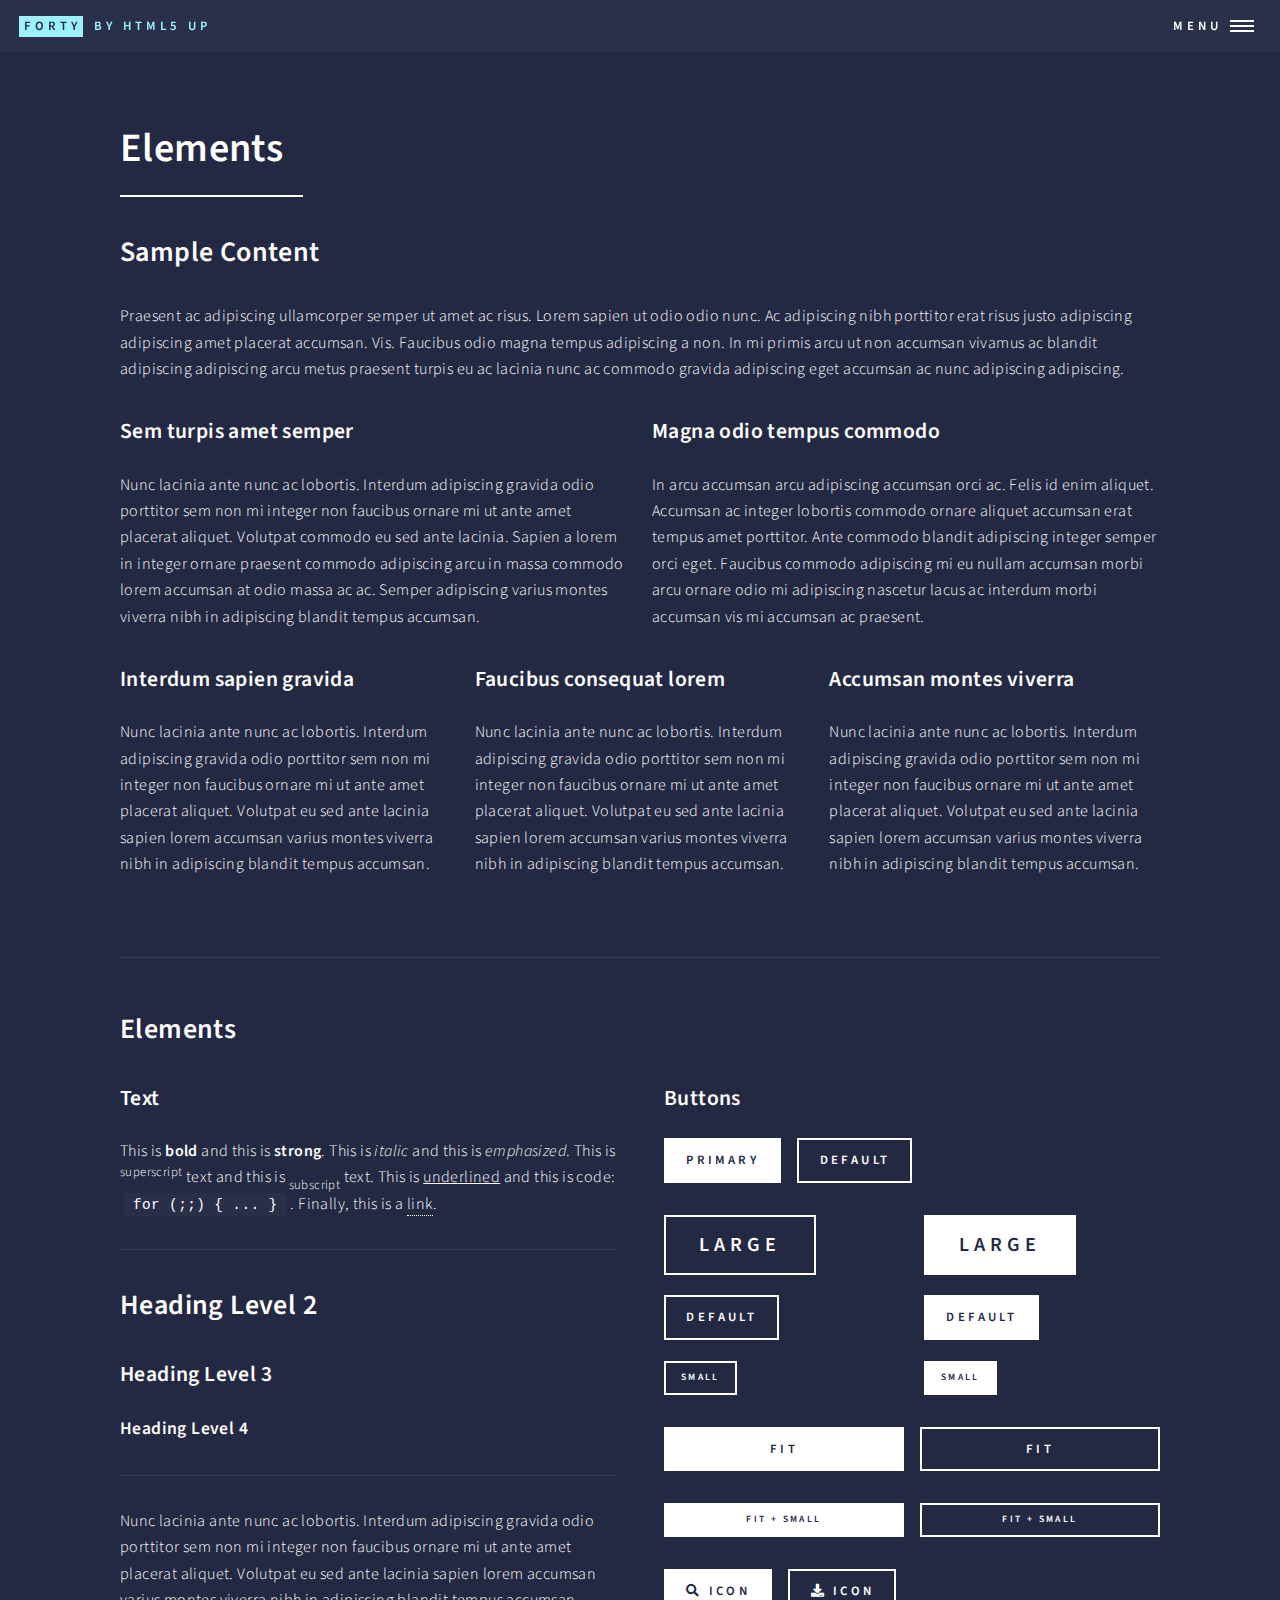
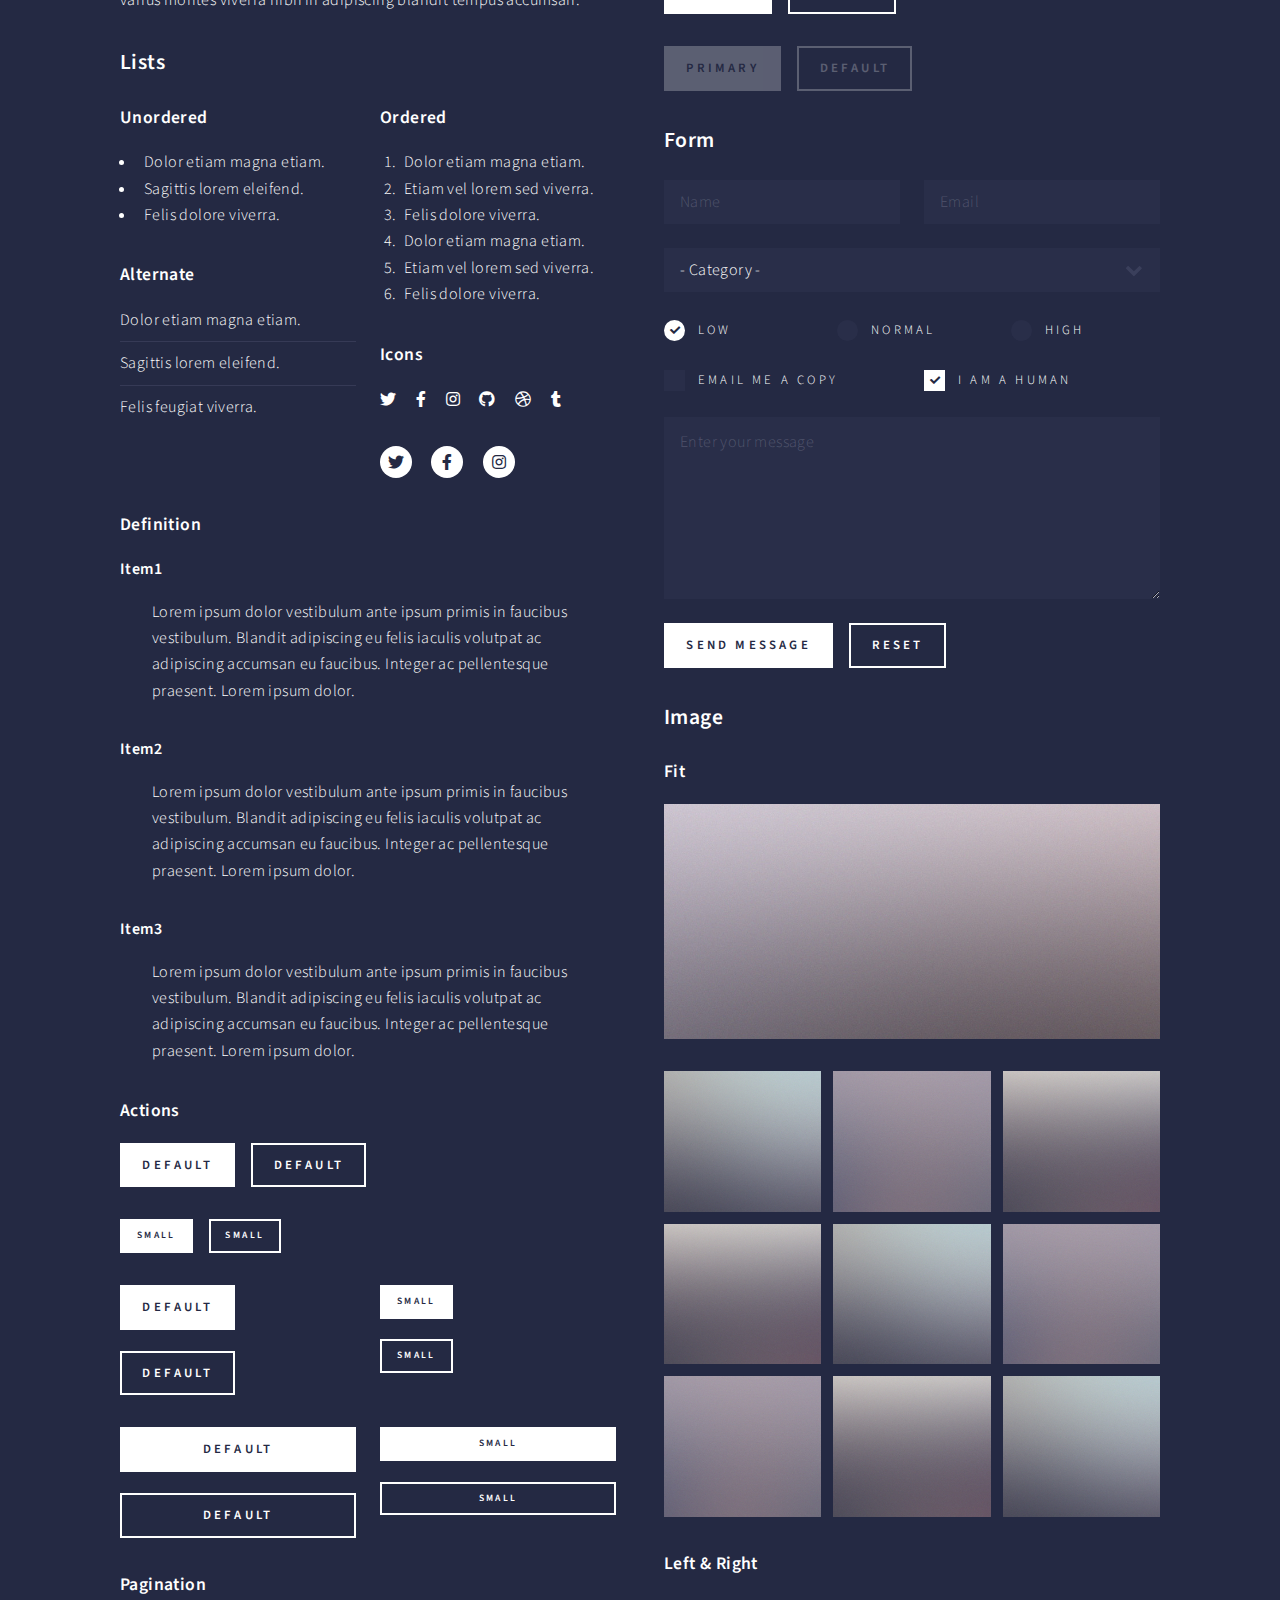
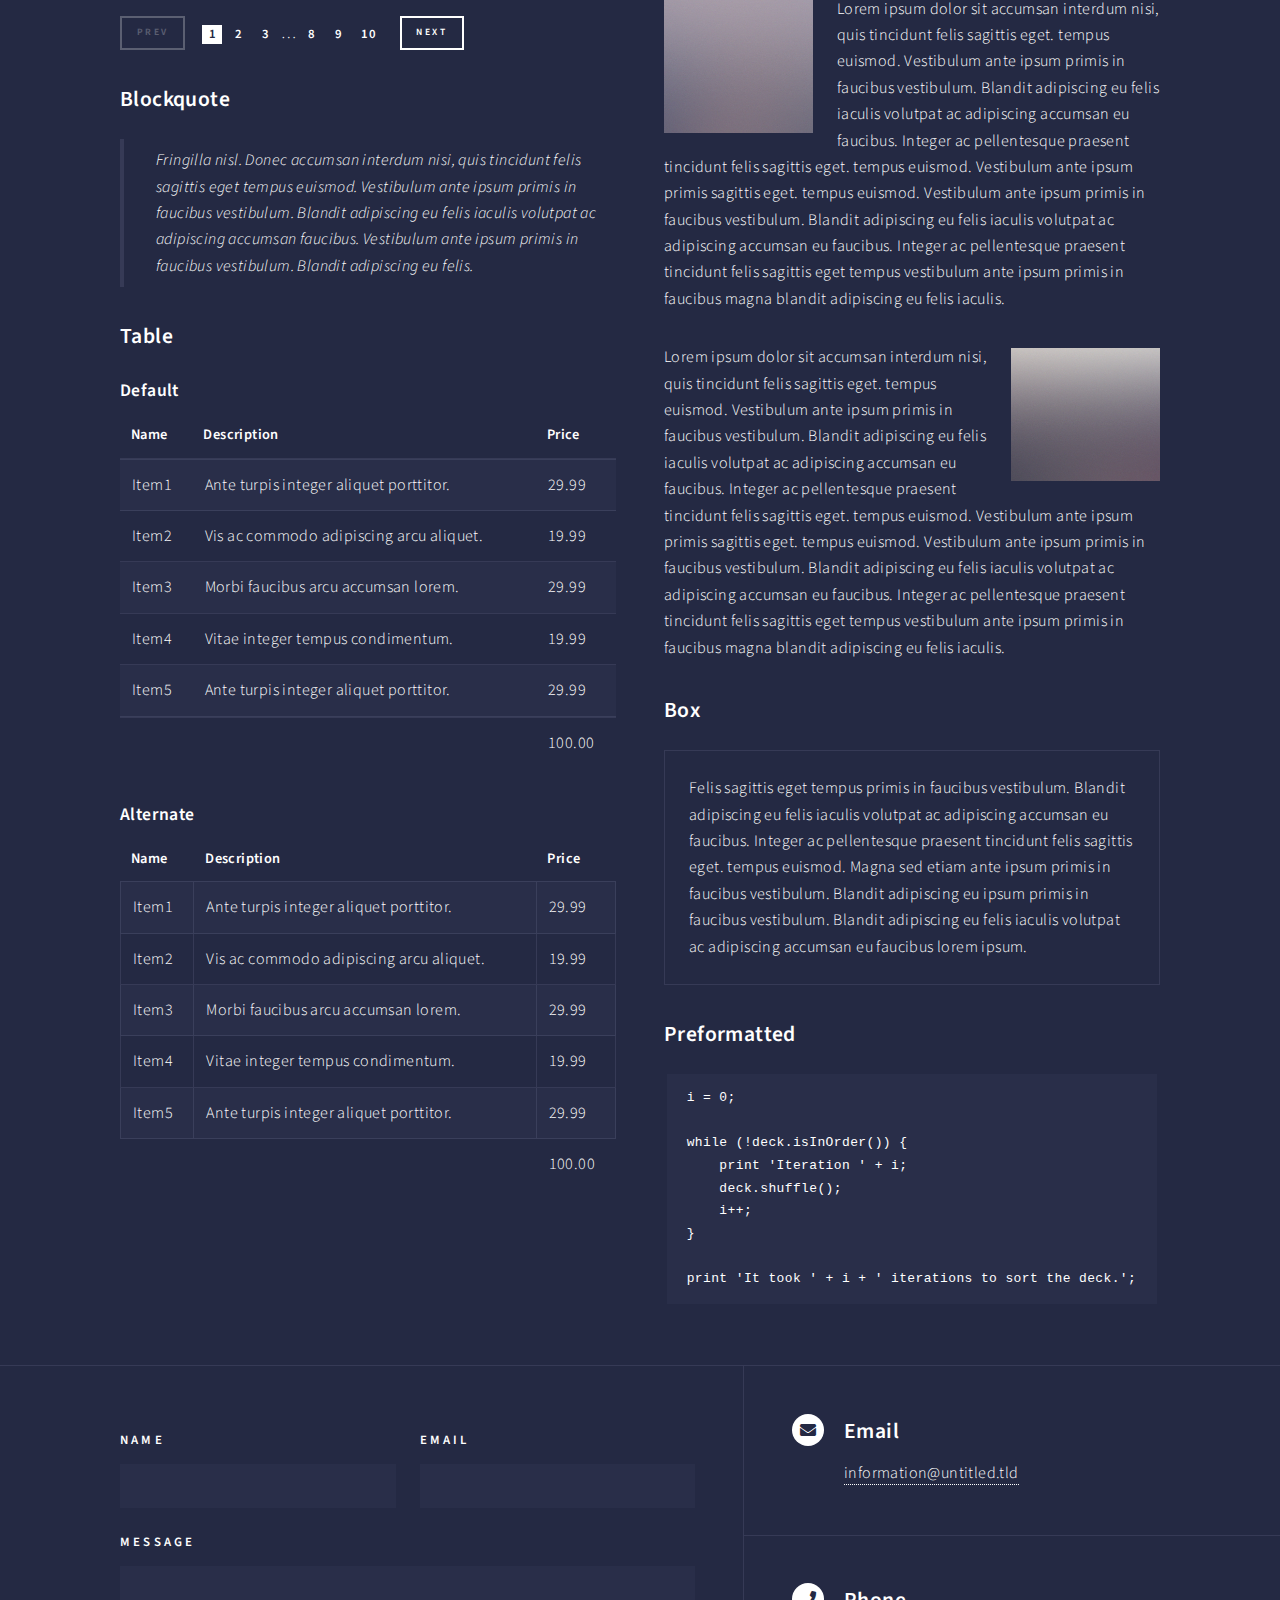
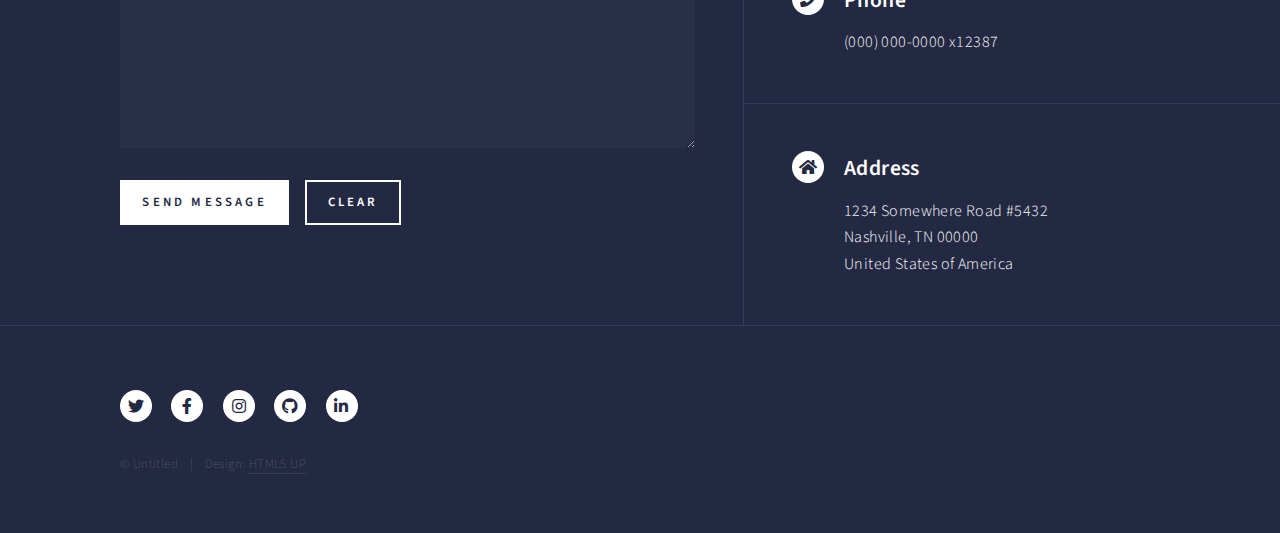
<file: elements.html>
<!DOCTYPE HTML>
<!--
	Forty by HTML5 UP
	html5up.net | @ajlkn
	Free for personal and commercial use under the CCA 3.0 license (html5up.net/license)
-->
<html>
	<head>
		<title>Elements - Forty by HTML5 UP</title>
		<meta charset="utf-8" />
		<meta name="viewport" content="width=device-width, initial-scale=1, user-scalable=no" />
		<link rel="stylesheet" href="assets/css/main.css" />
		<noscript><link rel="stylesheet" href="assets/css/noscript.css" /></noscript>
	</head>
	<body class="is-preload">

		<!-- Wrapper -->
			<div id="wrapper">

				<!-- Header -->
					<header id="header">
						<a href="index.html" class="logo"><strong>Forty</strong> <span>by HTML5 UP</span></a>
						<nav>
							<a href="#menu">Menu</a>
						</nav>
					</header>

				<!-- Menu -->
					<nav id="menu">
						<ul class="links">
							<li><a href="index.html">Home</a></li>
							<li><a href="landing.html">Landing</a></li>
							<li><a href="generic.html">Generic</a></li>
							<li><a href="elements.html">Elements</a></li>
						</ul>
						<ul class="actions stacked">
							<li><a href="#" class="button primary fit">Get Started</a></li>
							<li><a href="#" class="button fit">Log In</a></li>
						</ul>
					</nav>

				<!-- Main -->
					<div id="main" class="alt">

						<!-- One -->
							<section id="one">
								<div class="inner">
									<header class="major">
										<h1>Elements</h1>
									</header>

									<!-- Content -->
										<h2 id="content">Sample Content</h2>
										<p>Praesent ac adipiscing ullamcorper semper ut amet ac risus. Lorem sapien ut odio odio nunc. Ac adipiscing nibh porttitor erat risus justo adipiscing adipiscing amet placerat accumsan. Vis. Faucibus odio magna tempus adipiscing a non. In mi primis arcu ut non accumsan vivamus ac blandit adipiscing adipiscing arcu metus praesent turpis eu ac lacinia nunc ac commodo gravida adipiscing eget accumsan ac nunc adipiscing adipiscing.</p>
										<div class="row">
											<div class="col-6 col-12-small">
												<h3>Sem turpis amet semper</h3>
												<p>Nunc lacinia ante nunc ac lobortis. Interdum adipiscing gravida odio porttitor sem non mi integer non faucibus ornare mi ut ante amet placerat aliquet. Volutpat commodo eu sed ante lacinia. Sapien a lorem in integer ornare praesent commodo adipiscing arcu in massa commodo lorem accumsan at odio massa ac ac. Semper adipiscing varius montes viverra nibh in adipiscing blandit tempus accumsan.</p>
											</div>
											<div class="col-6 col-12-small">
												<h3>Magna odio tempus commodo</h3>
												<p>In arcu accumsan arcu adipiscing accumsan orci ac. Felis id enim aliquet. Accumsan ac integer lobortis commodo ornare aliquet accumsan erat tempus amet porttitor. Ante commodo blandit adipiscing integer semper orci eget. Faucibus commodo adipiscing mi eu nullam accumsan morbi arcu ornare odio mi adipiscing nascetur lacus ac interdum morbi accumsan vis mi accumsan ac praesent.</p>
											</div>
											<!-- Break -->
											<div class="col-4 col-12-medium">
												<h3>Interdum sapien gravida</h3>
												<p>Nunc lacinia ante nunc ac lobortis. Interdum adipiscing gravida odio porttitor sem non mi integer non faucibus ornare mi ut ante amet placerat aliquet. Volutpat eu sed ante lacinia sapien lorem accumsan varius montes viverra nibh in adipiscing blandit tempus accumsan.</p>
											</div>
											<div class="col-4 col-12-medium">
												<h3>Faucibus consequat lorem</h3>
												<p>Nunc lacinia ante nunc ac lobortis. Interdum adipiscing gravida odio porttitor sem non mi integer non faucibus ornare mi ut ante amet placerat aliquet. Volutpat eu sed ante lacinia sapien lorem accumsan varius montes viverra nibh in adipiscing blandit tempus accumsan.</p>
											</div>
											<div class="col-4 col-12-medium">
												<h3>Accumsan montes viverra</h3>
												<p>Nunc lacinia ante nunc ac lobortis. Interdum adipiscing gravida odio porttitor sem non mi integer non faucibus ornare mi ut ante amet placerat aliquet. Volutpat eu sed ante lacinia sapien lorem accumsan varius montes viverra nibh in adipiscing blandit tempus accumsan.</p>
											</div>
										</div>

									<hr class="major" />

									<!-- Elements -->
										<h2 id="elements">Elements</h2>
										<div class="row gtr-200">
											<div class="col-6 col-12-medium">

												<!-- Text stuff -->
													<h3>Text</h3>
													<p>This is <b>bold</b> and this is <strong>strong</strong>. This is <i>italic</i> and this is <em>emphasized</em>.
													This is <sup>superscript</sup> text and this is <sub>subscript</sub> text.
													This is <u>underlined</u> and this is code: <code>for (;;) { ... }</code>.
													Finally, this is a <a href="#">link</a>.</p>
													<hr />
													<h2>Heading Level 2</h2>
													<h3>Heading Level 3</h3>
													<h4>Heading Level 4</h4>
													<hr />
													<p>Nunc lacinia ante nunc ac lobortis. Interdum adipiscing gravida odio porttitor sem non mi integer non faucibus ornare mi ut ante amet placerat aliquet. Volutpat eu sed ante lacinia sapien lorem accumsan varius montes viverra nibh in adipiscing blandit tempus accumsan.</p>

												<!-- Lists -->
													<h3>Lists</h3>
													<div class="row">
														<div class="col-6 col-12-small">

															<h4>Unordered</h4>
															<ul>
																<li>Dolor etiam magna etiam.</li>
																<li>Sagittis lorem eleifend.</li>
																<li>Felis dolore viverra.</li>
															</ul>

															<h4>Alternate</h4>
															<ul class="alt">
																<li>Dolor etiam magna etiam.</li>
																<li>Sagittis lorem eleifend.</li>
																<li>Felis feugiat viverra.</li>
															</ul>

														</div>
														<div class="col-6 col-12-small">

															<h4>Ordered</h4>
															<ol>
																<li>Dolor etiam magna etiam.</li>
																<li>Etiam vel lorem sed viverra.</li>
																<li>Felis dolore viverra.</li>
																<li>Dolor etiam magna etiam.</li>
																<li>Etiam vel lorem sed viverra.</li>
																<li>Felis dolore viverra.</li>
															</ol>

															<h4>Icons</h4>
															<ul class="icons">
																<li><a href="#" class="icon brands fa-twitter"><span class="label">Twitter</span></a></li>
																<li><a href="#" class="icon brands fa-facebook-f"><span class="label">Facebook</span></a></li>
																<li><a href="#" class="icon brands fa-instagram"><span class="label">Instagram</span></a></li>
																<li><a href="#" class="icon brands fa-github"><span class="label">Github</span></a></li>
																<li><a href="#" class="icon brands fa-dribbble"><span class="label">Dribbble</span></a></li>
																<li><a href="#" class="icon brands fa-tumblr"><span class="label">Tumblr</span></a></li>
															</ul>
															<ul class="icons">
																<li><a href="#" class="icon brands alt fa-twitter"><span class="label">Twitter</span></a></li>
																<li><a href="#" class="icon brands alt fa-facebook-f"><span class="label">Facebook</span></a></li>
																<li><a href="#" class="icon brands alt fa-instagram"><span class="label">Instagram</span></a></li>
															</ul>

														</div>
													</div>
													<h4>Definition</h4>
													<dl>
														<dt>Item1</dt>
														<dd>
															<p>Lorem ipsum dolor vestibulum ante ipsum primis in faucibus vestibulum. Blandit adipiscing eu felis iaculis volutpat ac adipiscing accumsan eu faucibus. Integer ac pellentesque praesent. Lorem ipsum dolor.</p>
														</dd>
														<dt>Item2</dt>
														<dd>
															<p>Lorem ipsum dolor vestibulum ante ipsum primis in faucibus vestibulum. Blandit adipiscing eu felis iaculis volutpat ac adipiscing accumsan eu faucibus. Integer ac pellentesque praesent. Lorem ipsum dolor.</p>
														</dd>
														<dt>Item3</dt>
														<dd>
															<p>Lorem ipsum dolor vestibulum ante ipsum primis in faucibus vestibulum. Blandit adipiscing eu felis iaculis volutpat ac adipiscing accumsan eu faucibus. Integer ac pellentesque praesent. Lorem ipsum dolor.</p>
														</dd>
													</dl>

													<h4>Actions</h4>
													<ul class="actions">
														<li><a href="#" class="button primary">Default</a></li>
														<li><a href="#" class="button">Default</a></li>
													</ul>
													<ul class="actions small">
														<li><a href="#" class="button primary small">Small</a></li>
														<li><a href="#" class="button small">Small</a></li>
													</ul>
													<div class="row">
														<div class="col-6 col-12-small">
															<ul class="actions stacked">
																<li><a href="#" class="button primary">Default</a></li>
																<li><a href="#" class="button">Default</a></li>
															</ul>
														</div>
														<div class="col-6 col-12-small">
															<ul class="actions stacked">
																<li><a href="#" class="button primary small">Small</a></li>
																<li><a href="#" class="button small">Small</a></li>
															</ul>
														</div>
														<div class="col-6 col-12-small">
															<ul class="actions stacked">
																<li><a href="#" class="button primary fit">Default</a></li>
																<li><a href="#" class="button fit">Default</a></li>
															</ul>
														</div>
														<div class="col-6 col-12-small">
															<ul class="actions stacked">
																<li><a href="#" class="button primary small fit">Small</a></li>
																<li><a href="#" class="button small fit">Small</a></li>
															</ul>
														</div>
													</div>

													<h4>Pagination</h4>
													<ul class="pagination">
														<li><span class="button small disabled">Prev</span></li>
														<li><a href="#" class="page active">1</a></li>
														<li><a href="#" class="page">2</a></li>
														<li><a href="#" class="page">3</a></li>
														<li><span>&hellip;</span></li>
														<li><a href="#" class="page">8</a></li>
														<li><a href="#" class="page">9</a></li>
														<li><a href="#" class="page">10</a></li>
														<li><a href="#" class="button small">Next</a></li>
													</ul>

												<!-- Blockquote -->
													<h3>Blockquote</h3>
													<blockquote>Fringilla nisl. Donec accumsan interdum nisi, quis tincidunt felis sagittis eget tempus euismod. Vestibulum ante ipsum primis in faucibus vestibulum. Blandit adipiscing eu felis iaculis volutpat ac adipiscing accumsan faucibus. Vestibulum ante ipsum primis in faucibus vestibulum. Blandit adipiscing eu felis.</blockquote>

												<!-- Table -->
													<h3>Table</h3>

													<h4>Default</h4>
													<div class="table-wrapper">
														<table>
															<thead>
																<tr>
																	<th>Name</th>
																	<th>Description</th>
																	<th>Price</th>
																</tr>
															</thead>
															<tbody>
																<tr>
																	<td>Item1</td>
																	<td>Ante turpis integer aliquet porttitor.</td>
																	<td>29.99</td>
																</tr>
																<tr>
																	<td>Item2</td>
																	<td>Vis ac commodo adipiscing arcu aliquet.</td>
																	<td>19.99</td>
																</tr>
																<tr>
																	<td>Item3</td>
																	<td> Morbi faucibus arcu accumsan lorem.</td>
																	<td>29.99</td>
																</tr>
																<tr>
																	<td>Item4</td>
																	<td>Vitae integer tempus condimentum.</td>
																	<td>19.99</td>
																</tr>
																<tr>
																	<td>Item5</td>
																	<td>Ante turpis integer aliquet porttitor.</td>
																	<td>29.99</td>
																</tr>
															</tbody>
															<tfoot>
																<tr>
																	<td colspan="2"></td>
																	<td>100.00</td>
																</tr>
															</tfoot>
														</table>
													</div>

													<h4>Alternate</h4>
													<div class="table-wrapper">
														<table class="alt">
															<thead>
																<tr>
																	<th>Name</th>
																	<th>Description</th>
																	<th>Price</th>
																</tr>
															</thead>
															<tbody>
																<tr>
																	<td>Item1</td>
																	<td>Ante turpis integer aliquet porttitor.</td>
																	<td>29.99</td>
																</tr>
																<tr>
																	<td>Item2</td>
																	<td>Vis ac commodo adipiscing arcu aliquet.</td>
																	<td>19.99</td>
																</tr>
																<tr>
																	<td>Item3</td>
																	<td> Morbi faucibus arcu accumsan lorem.</td>
																	<td>29.99</td>
																</tr>
																<tr>
																	<td>Item4</td>
																	<td>Vitae integer tempus condimentum.</td>
																	<td>19.99</td>
																</tr>
																<tr>
																	<td>Item5</td>
																	<td>Ante turpis integer aliquet porttitor.</td>
																	<td>29.99</td>
																</tr>
															</tbody>
															<tfoot>
																<tr>
																	<td colspan="2"></td>
																	<td>100.00</td>
																</tr>
															</tfoot>
														</table>
													</div>

											</div>
											<div class="col-6 col-12-medium">

												<!-- Buttons -->
													<h3>Buttons</h3>
													<ul class="actions">
														<li><a href="#" class="button primary">Primary</a></li>
														<li><a href="#" class="button">Default</a></li>
													</ul>
													<div class="row">
														<div class="col-6 col-12-xsmall">
															<ul class="actions stacked">
																<li><a href="#" class="button large">Large</a></li>
																<li><a href="#" class="button">Default</a></li>
																<li><a href="#" class="button small">Small</a></li>
															</ul>
														</div>
														<div class="col-6 col-12-xsmall">
															<ul class="actions stacked">
																<li><a href="#" class="button primary large">Large</a></li>
																<li><a href="#" class="button primary">Default</a></li>
																<li><a href="#" class="button primary small">Small</a></li>
															</ul>
														</div>
													</div>
													<ul class="actions fit">
														<li><a href="#" class="button primary fit">Fit</a></li>
														<li><a href="#" class="button fit">Fit</a></li>
													</ul>
													<ul class="actions fit small">
														<li><a href="#" class="button primary fit small">Fit + Small</a></li>
														<li><a href="#" class="button fit small">Fit + Small</a></li>
													</ul>
													<ul class="actions">
														<li><a href="#" class="button primary icon solid fa-search">Icon</a></li>
														<li><a href="#" class="button icon solid fa-download">Icon</a></li>
													</ul>
													<ul class="actions">
														<li><span class="button primary disabled">Primary</span></li>
														<li><span class="button disabled">Default</span></li>
													</ul>

												<!-- Form -->
													<h3>Form</h3>

													<form method="post" action="#">
														<div class="row gtr-uniform">
															<div class="col-6 col-12-xsmall">
																<input type="text" name="demo-name" id="demo-name" value="" placeholder="Name" />
															</div>
															<div class="col-6 col-12-xsmall">
																<input type="email" name="demo-email" id="demo-email" value="" placeholder="Email" />
															</div>
															<!-- Break -->
															<div class="col-12">
																<select name="demo-category" id="demo-category">
																	<option value="">- Category -</option>
																	<option value="1">Manufacturing</option>
																	<option value="1">Shipping</option>
																	<option value="1">Administration</option>
																	<option value="1">Human Resources</option>
																</select>
															</div>
															<!-- Break -->
															<div class="col-4 col-12-small">
																<input type="radio" id="demo-priority-low" name="demo-priority" checked>
																<label for="demo-priority-low">Low</label>
															</div>
															<div class="col-4 col-12-small">
																<input type="radio" id="demo-priority-normal" name="demo-priority">
																<label for="demo-priority-normal">Normal</label>
															</div>
															<div class="col-4 col-12-small">
																<input type="radio" id="demo-priority-high" name="demo-priority">
																<label for="demo-priority-high">High</label>
															</div>
															<!-- Break -->
															<div class="col-6 col-12-small">
																<input type="checkbox" id="demo-copy" name="demo-copy">
																<label for="demo-copy">Email me a copy</label>
															</div>
															<div class="col-6 col-12-small">
																<input type="checkbox" id="demo-human" name="demo-human" checked>
																<label for="demo-human">I am a human</label>
															</div>
															<!-- Break -->
															<div class="col-12">
																<textarea name="demo-message" id="demo-message" placeholder="Enter your message" rows="6"></textarea>
															</div>
															<!-- Break -->
															<div class="col-12">
																<ul class="actions">
																	<li><input type="submit" value="Send Message" class="primary" /></li>
																	<li><input type="reset" value="Reset" /></li>
																</ul>
															</div>
														</div>
													</form>

												<!-- Image -->
													<h3>Image</h3>

													<h4>Fit</h4>
													<span class="image fit"><img src="images/pic03.jpg" alt="" /></span>
													<div class="box alt">
														<div class="row gtr-50 gtr-uniform">
															<div class="col-4"><span class="image fit"><img src="images/pic08.jpg" alt="" /></span></div>
															<div class="col-4"><span class="image fit"><img src="images/pic09.jpg" alt="" /></span></div>
															<div class="col-4"><span class="image fit"><img src="images/pic10.jpg" alt="" /></span></div>
															<!-- Break -->
															<div class="col-4"><span class="image fit"><img src="images/pic10.jpg" alt="" /></span></div>
															<div class="col-4"><span class="image fit"><img src="images/pic08.jpg" alt="" /></span></div>
															<div class="col-4"><span class="image fit"><img src="images/pic09.jpg" alt="" /></span></div>
															<!-- Break -->
															<div class="col-4"><span class="image fit"><img src="images/pic09.jpg" alt="" /></span></div>
															<div class="col-4"><span class="image fit"><img src="images/pic10.jpg" alt="" /></span></div>
															<div class="col-4"><span class="image fit"><img src="images/pic08.jpg" alt="" /></span></div>
														</div>
													</div>

													<h4>Left &amp; Right</h4>
													<p><span class="image left"><img src="images/pic09.jpg" alt="" /></span>Lorem ipsum dolor sit accumsan interdum nisi, quis tincidunt felis sagittis eget. tempus euismod. Vestibulum ante ipsum primis in faucibus vestibulum. Blandit adipiscing eu felis iaculis volutpat ac adipiscing accumsan eu faucibus. Integer ac pellentesque praesent tincidunt felis sagittis eget. tempus euismod. Vestibulum ante ipsum primis sagittis eget. tempus euismod. Vestibulum ante ipsum primis in faucibus vestibulum. Blandit adipiscing eu felis iaculis volutpat ac adipiscing accumsan eu faucibus. Integer ac pellentesque praesent tincidunt felis sagittis eget tempus vestibulum ante ipsum primis in faucibus magna blandit adipiscing eu felis iaculis.</p>
													<p><span class="image right"><img src="images/pic10.jpg" alt="" /></span>Lorem ipsum dolor sit accumsan interdum nisi, quis tincidunt felis sagittis eget. tempus euismod. Vestibulum ante ipsum primis in faucibus vestibulum. Blandit adipiscing eu felis iaculis volutpat ac adipiscing accumsan eu faucibus. Integer ac pellentesque praesent tincidunt felis sagittis eget. tempus euismod. Vestibulum ante ipsum primis sagittis eget. tempus euismod. Vestibulum ante ipsum primis in faucibus vestibulum. Blandit adipiscing eu felis iaculis volutpat ac adipiscing accumsan eu faucibus. Integer ac pellentesque praesent tincidunt felis sagittis eget tempus vestibulum ante ipsum primis in faucibus magna blandit adipiscing eu felis iaculis.</p>

												<!-- Box -->
													<h3>Box</h3>
													<div class="box">
														<p>Felis sagittis eget tempus primis in faucibus vestibulum. Blandit adipiscing eu felis iaculis volutpat ac adipiscing accumsan eu faucibus. Integer ac pellentesque praesent tincidunt felis sagittis eget. tempus euismod. Magna sed etiam ante ipsum primis in faucibus vestibulum. Blandit adipiscing eu ipsum primis in faucibus vestibulum. Blandit adipiscing eu felis iaculis volutpat ac adipiscing accumsan eu faucibus lorem ipsum.</p>
													</div>

												<!-- Preformatted Code -->
													<h3>Preformatted</h3>
													<pre><code>i = 0;

while (!deck.isInOrder()) {
    print 'Iteration ' + i;
    deck.shuffle();
    i++;
}

print 'It took ' + i + ' iterations to sort the deck.';
</code></pre>

											</div>
										</div>

								</div>
							</section>

					</div>

				<!-- Contact -->
					<section id="contact">
						<div class="inner">
							<section>
								<form method="post" action="#">
									<div class="fields">
										<div class="field half">
											<label for="name">Name</label>
											<input type="text" name="name" id="name" />
										</div>
										<div class="field half">
											<label for="email">Email</label>
											<input type="text" name="email" id="email" />
										</div>
										<div class="field">
											<label for="message">Message</label>
											<textarea name="message" id="message" rows="6"></textarea>
										</div>
									</div>
									<ul class="actions">
										<li><input type="submit" value="Send Message" class="primary" /></li>
										<li><input type="reset" value="Clear" /></li>
									</ul>
								</form>
							</section>
							<section class="split">
								<section>
									<div class="contact-method">
										<span class="icon solid alt fa-envelope"></span>
										<h3>Email</h3>
										<a href="#">information@untitled.tld</a>
									</div>
								</section>
								<section>
									<div class="contact-method">
										<span class="icon solid alt fa-phone"></span>
										<h3>Phone</h3>
										<span>(000) 000-0000 x12387</span>
									</div>
								</section>
								<section>
									<div class="contact-method">
										<span class="icon solid alt fa-home"></span>
										<h3>Address</h3>
										<span>1234 Somewhere Road #5432<br />
										Nashville, TN 00000<br />
										United States of America</span>
									</div>
								</section>
							</section>
						</div>
					</section>

				<!-- Footer -->
					<footer id="footer">
						<div class="inner">
							<ul class="icons">
								<li><a href="#" class="icon brands alt fa-twitter"><span class="label">Twitter</span></a></li>
								<li><a href="#" class="icon brands alt fa-facebook-f"><span class="label">Facebook</span></a></li>
								<li><a href="#" class="icon brands alt fa-instagram"><span class="label">Instagram</span></a></li>
								<li><a href="#" class="icon brands alt fa-github"><span class="label">GitHub</span></a></li>
								<li><a href="#" class="icon brands alt fa-linkedin-in"><span class="label">LinkedIn</span></a></li>
							</ul>
							<ul class="copyright">
								<li>&copy; Untitled</li><li>Design: <a href="https://html5up.net">HTML5 UP</a></li>
							</ul>
						</div>
					</footer>

			</div>

		<!-- Scripts -->
			<script src="assets/js/jquery.min.js"></script>
			<script src="assets/js/jquery.scrolly.min.js"></script>
			<script src="assets/js/jquery.scrollex.min.js"></script>
			<script src="assets/js/browser.min.js"></script>
			<script src="assets/js/breakpoints.min.js"></script>
			<script src="assets/js/util.js"></script>
			<script src="assets/js/main.js"></script>

	</body>
</html>
</file>
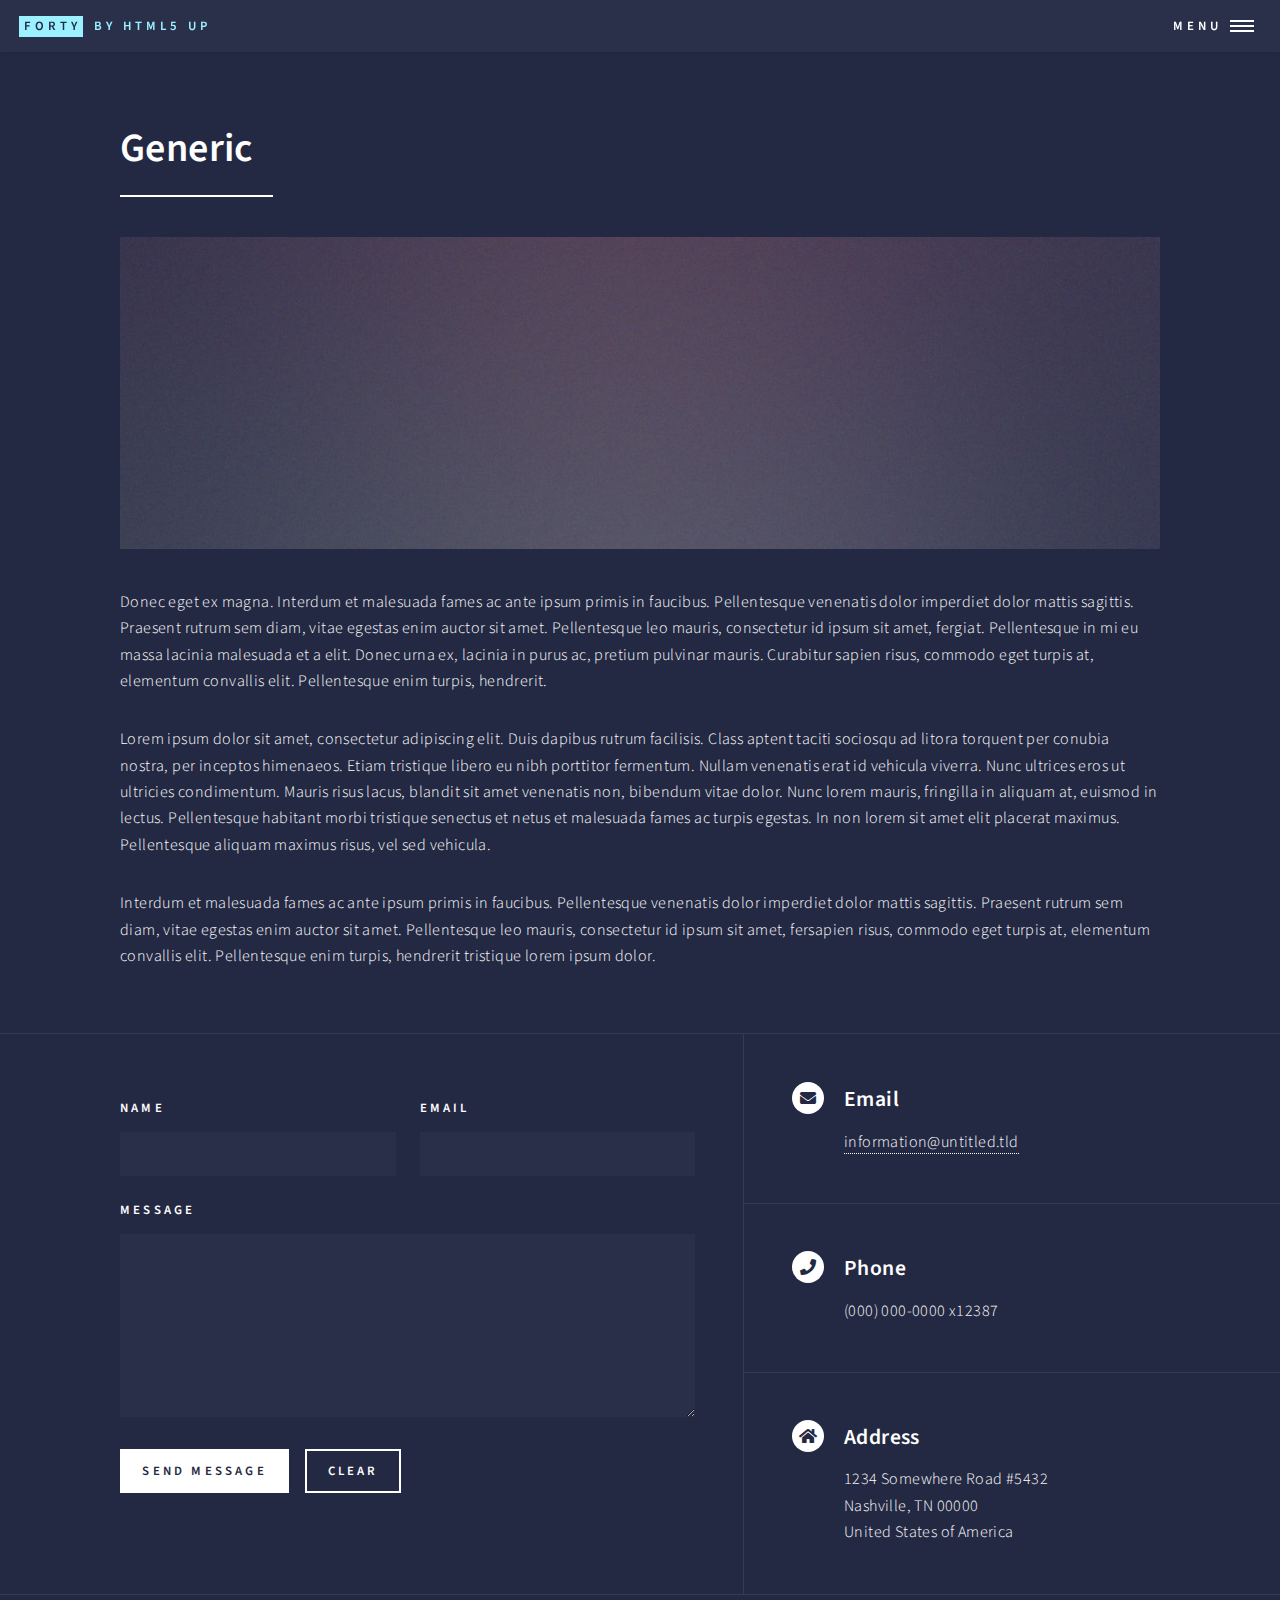
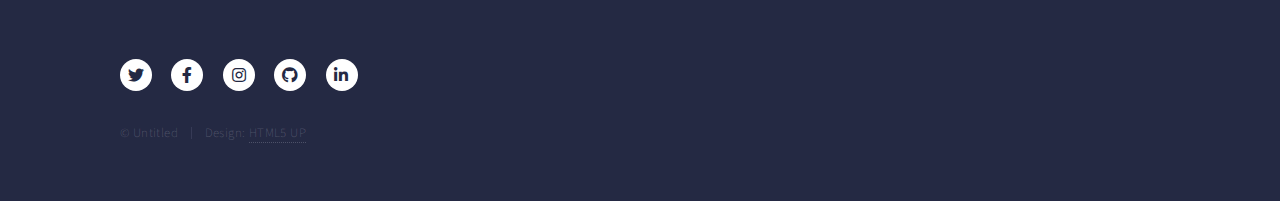
<file: generic.html>
<!DOCTYPE HTML>
<!--
	Forty by HTML5 UP
	html5up.net | @ajlkn
	Free for personal and commercial use under the CCA 3.0 license (html5up.net/license)
-->
<html>
	<head>
		<title>Generic - Forty by HTML5 UP</title>
		<meta charset="utf-8" />
		<meta name="viewport" content="width=device-width, initial-scale=1, user-scalable=no" />
		<link rel="stylesheet" href="assets/css/main.css" />
		<noscript><link rel="stylesheet" href="assets/css/noscript.css" /></noscript>
	</head>
	<body class="is-preload">

		<!-- Wrapper -->
			<div id="wrapper">

				<!-- Header -->
					<header id="header">
						<a href="index.html" class="logo"><strong>Forty</strong> <span>by HTML5 UP</span></a>
						<nav>
							<a href="#menu">Menu</a>
						</nav>
					</header>

				<!-- Menu -->
					<nav id="menu">
						<ul class="links">
							<li><a href="index.html">Home</a></li>
							<li><a href="landing.html">Landing</a></li>
							<li><a href="generic.html">Generic</a></li>
							<li><a href="elements.html">Elements</a></li>
						</ul>
						<ul class="actions stacked">
							<li><a href="#" class="button primary fit">Get Started</a></li>
							<li><a href="#" class="button fit">Log In</a></li>
						</ul>
					</nav>

				<!-- Main -->
					<div id="main" class="alt">

						<!-- One -->
							<section id="one">
								<div class="inner">
									<header class="major">
										<h1>Generic</h1>
									</header>
									<span class="image main"><img src="images/pic11.jpg" alt="" /></span>
									<p>Donec eget ex magna. Interdum et malesuada fames ac ante ipsum primis in faucibus. Pellentesque venenatis dolor imperdiet dolor mattis sagittis. Praesent rutrum sem diam, vitae egestas enim auctor sit amet. Pellentesque leo mauris, consectetur id ipsum sit amet, fergiat. Pellentesque in mi eu massa lacinia malesuada et a elit. Donec urna ex, lacinia in purus ac, pretium pulvinar mauris. Curabitur sapien risus, commodo eget turpis at, elementum convallis elit. Pellentesque enim turpis, hendrerit.</p>
									<p>Lorem ipsum dolor sit amet, consectetur adipiscing elit. Duis dapibus rutrum facilisis. Class aptent taciti sociosqu ad litora torquent per conubia nostra, per inceptos himenaeos. Etiam tristique libero eu nibh porttitor fermentum. Nullam venenatis erat id vehicula viverra. Nunc ultrices eros ut ultricies condimentum. Mauris risus lacus, blandit sit amet venenatis non, bibendum vitae dolor. Nunc lorem mauris, fringilla in aliquam at, euismod in lectus. Pellentesque habitant morbi tristique senectus et netus et malesuada fames ac turpis egestas. In non lorem sit amet elit placerat maximus. Pellentesque aliquam maximus risus, vel sed vehicula.</p>
									<p>Interdum et malesuada fames ac ante ipsum primis in faucibus. Pellentesque venenatis dolor imperdiet dolor mattis sagittis. Praesent rutrum sem diam, vitae egestas enim auctor sit amet. Pellentesque leo mauris, consectetur id ipsum sit amet, fersapien risus, commodo eget turpis at, elementum convallis elit. Pellentesque enim turpis, hendrerit tristique lorem ipsum dolor.</p>
								</div>
							</section>

					</div>

				<!-- Contact -->
					<section id="contact">
						<div class="inner">
							<section>
								<form method="post" action="#">
									<div class="fields">
										<div class="field half">
											<label for="name">Name</label>
											<input type="text" name="name" id="name" />
										</div>
										<div class="field half">
											<label for="email">Email</label>
											<input type="text" name="email" id="email" />
										</div>
										<div class="field">
											<label for="message">Message</label>
											<textarea name="message" id="message" rows="6"></textarea>
										</div>
									</div>
									<ul class="actions">
										<li><input type="submit" value="Send Message" class="primary" /></li>
										<li><input type="reset" value="Clear" /></li>
									</ul>
								</form>
							</section>
							<section class="split">
								<section>
									<div class="contact-method">
										<span class="icon solid alt fa-envelope"></span>
										<h3>Email</h3>
										<a href="#">information@untitled.tld</a>
									</div>
								</section>
								<section>
									<div class="contact-method">
										<span class="icon solid alt fa-phone"></span>
										<h3>Phone</h3>
										<span>(000) 000-0000 x12387</span>
									</div>
								</section>
								<section>
									<div class="contact-method">
										<span class="icon solid alt fa-home"></span>
										<h3>Address</h3>
										<span>1234 Somewhere Road #5432<br />
										Nashville, TN 00000<br />
										United States of America</span>
									</div>
								</section>
							</section>
						</div>
					</section>

				<!-- Footer -->
					<footer id="footer">
						<div class="inner">
							<ul class="icons">
								<li><a href="#" class="icon brands alt fa-twitter"><span class="label">Twitter</span></a></li>
								<li><a href="#" class="icon brands alt fa-facebook-f"><span class="label">Facebook</span></a></li>
								<li><a href="#" class="icon brands alt fa-instagram"><span class="label">Instagram</span></a></li>
								<li><a href="#" class="icon brands alt fa-github"><span class="label">GitHub</span></a></li>
								<li><a href="#" class="icon brands alt fa-linkedin-in"><span class="label">LinkedIn</span></a></li>
							</ul>
							<ul class="copyright">
								<li>&copy; Untitled</li><li>Design: <a href="https://html5up.net">HTML5 UP</a></li>
							</ul>
						</div>
					</footer>

			</div>

		<!-- Scripts -->
			<script src="assets/js/jquery.min.js"></script>
			<script src="assets/js/jquery.scrolly.min.js"></script>
			<script src="assets/js/jquery.scrollex.min.js"></script>
			<script src="assets/js/browser.min.js"></script>
			<script src="assets/js/breakpoints.min.js"></script>
			<script src="assets/js/util.js"></script>
			<script src="assets/js/main.js"></script>

	</body>
</html>
</file>
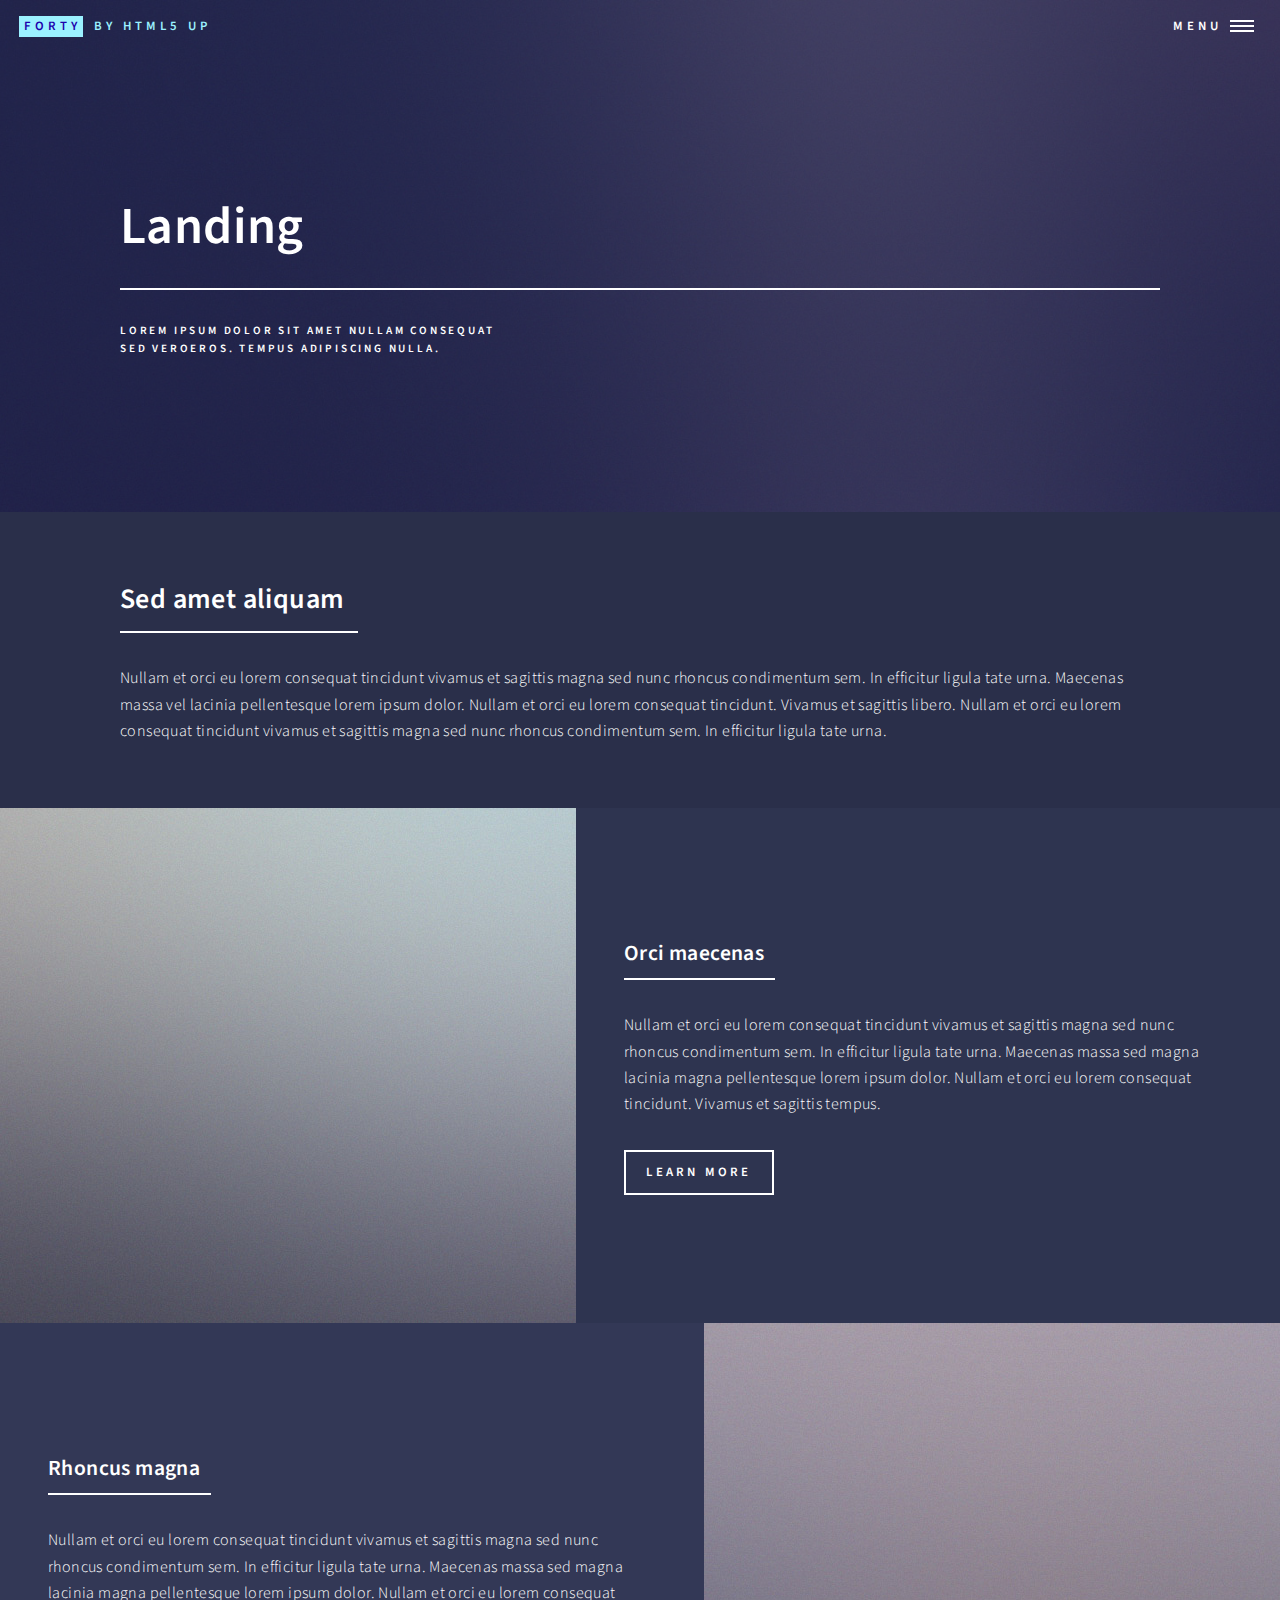
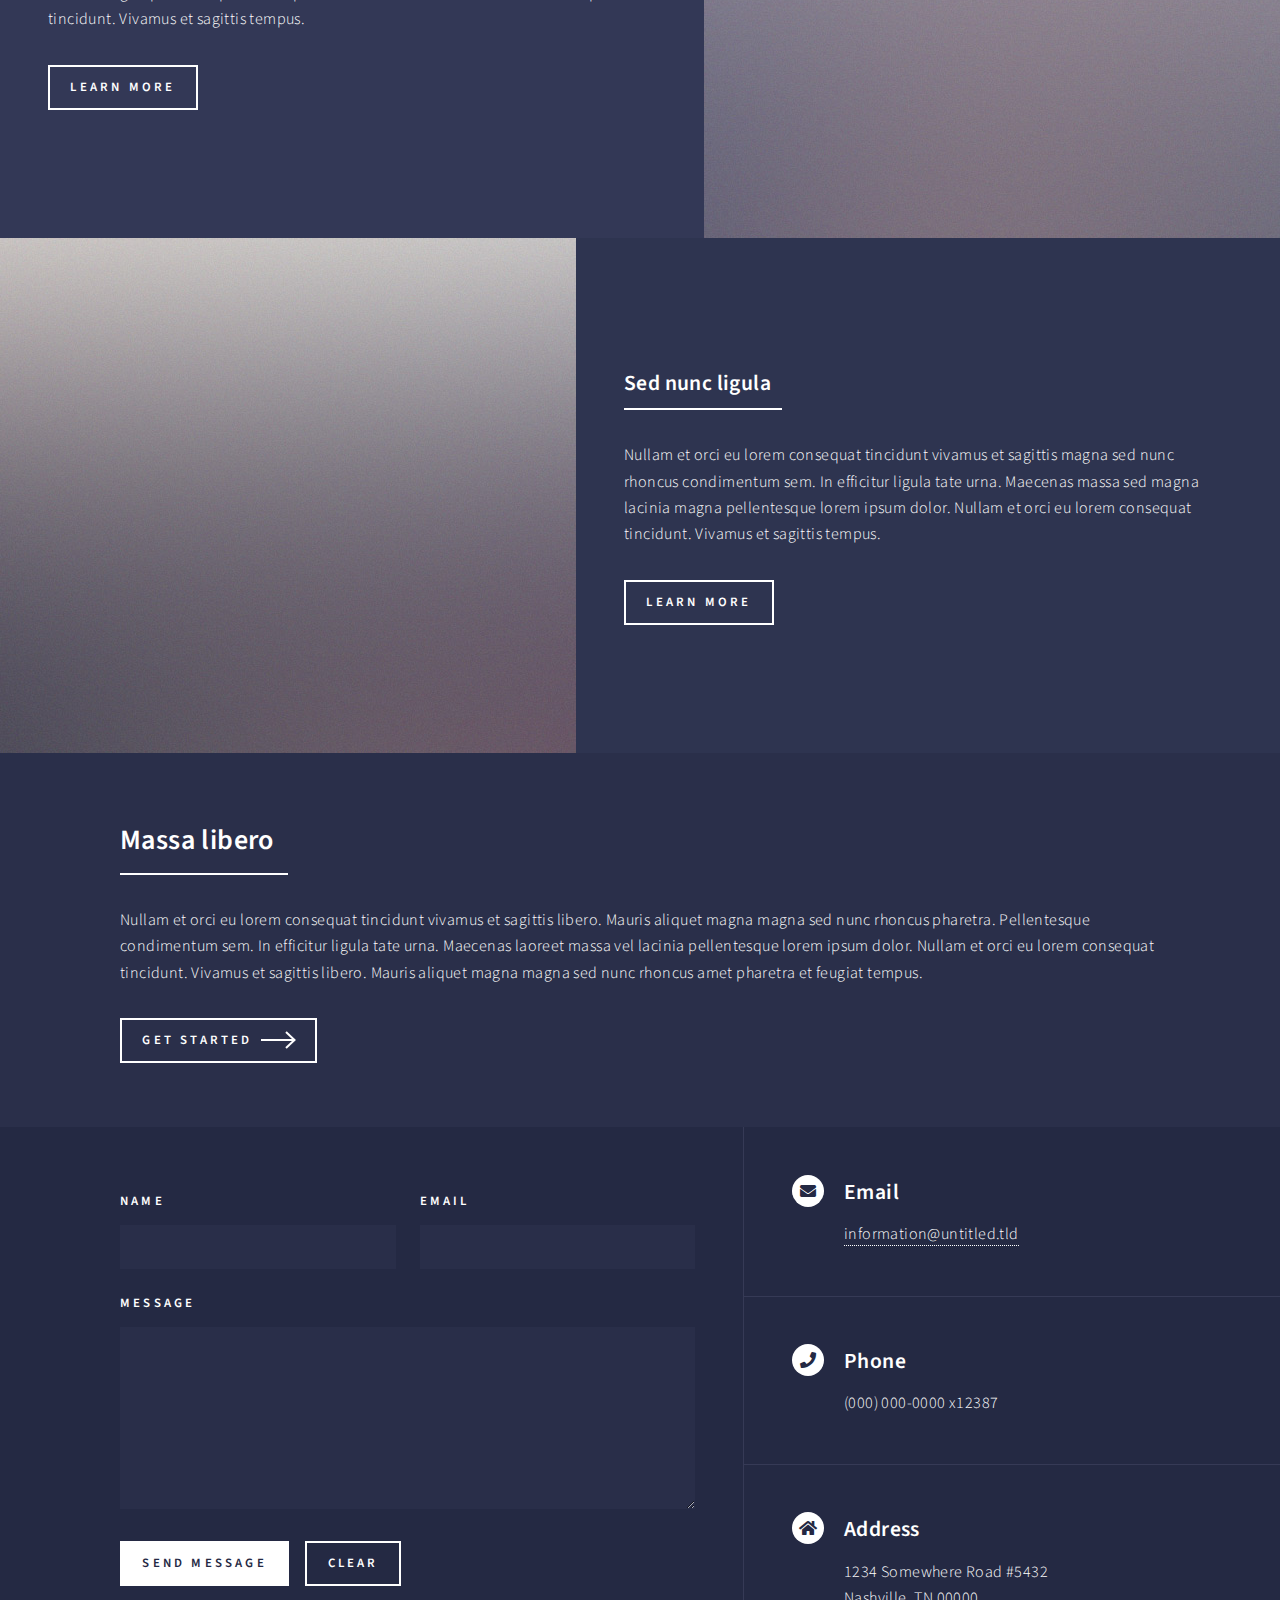
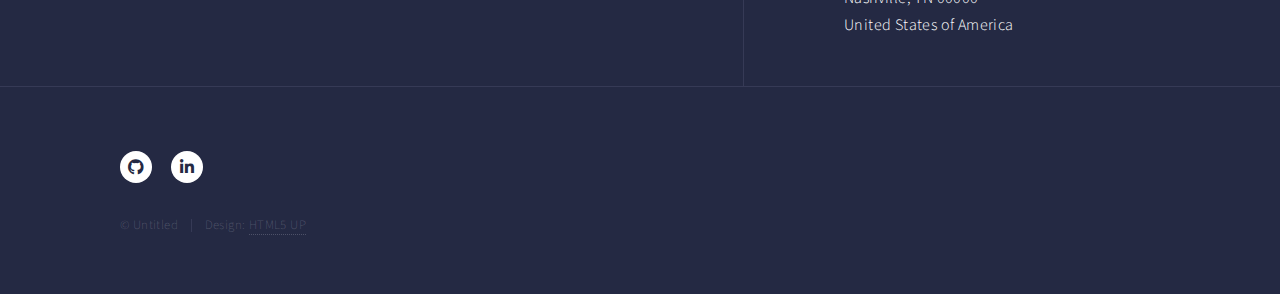
<file: landing.html>
<!DOCTYPE HTML>
<!--
	Forty by HTML5 UP
	html5up.net | @ajlkn
	Free for personal and commercial use under the CCA 3.0 license (html5up.net/license)
-->
<html>
	<head>
		<title>Landing - Forty by HTML5 UP</title>
		<meta charset="utf-8" />
		<meta name="viewport" content="width=device-width, initial-scale=1, user-scalable=no" />
		<link rel="stylesheet" href="assets/css/main.css" />
		<noscript><link rel="stylesheet" href="assets/css/noscript.css" /></noscript>
	</head>
	<body class="is-preload">

		<!-- Wrapper -->
			<div id="wrapper">

				<!-- Header -->
				<!-- Note: The "styleN" class below should match that of the banner element. -->
					<header id="header" class="alt style2">
						<a href="index.html" class="logo"><strong>Forty</strong> <span>by HTML5 UP</span></a>
						<nav>
							<a href="#menu">Menu</a>
						</nav>
					</header>

				<!-- Menu -->
					<nav id="menu">
						<ul class="links">
							<li><a href="index.html">Home</a></li>
							<li><a href="landing.html">Landing</a></li>
							<li><a href="generic.html">Generic</a></li>
							<li><a href="elements.html">Elements</a></li>
						</ul>
						<ul class="actions stacked">
							<li><a href="#" class="button primary fit">Get Started</a></li>
							<li><a href="#" class="button fit">Log In</a></li>
						</ul>
					</nav>

				<!-- Banner -->
				<!-- Note: The "styleN" class below should match that of the header element. -->
					<section id="banner" class="style2">
						<div class="inner">
							<span class="image">
								<img src="images/pic07.jpg" alt="" />
							</span>
							<header class="major">
								<h1>Landing</h1>
							</header>
							<div class="content">
								<p>Lorem ipsum dolor sit amet nullam consequat<br />
								sed veroeros. tempus adipiscing nulla.</p>
							</div>
						</div>
					</section>

				<!-- Main -->
					<div id="main">

						<!-- One -->
							<section id="one">
								<div class="inner">
									<header class="major">
										<h2>Sed amet aliquam</h2>
									</header>
									<p>Nullam et orci eu lorem consequat tincidunt vivamus et sagittis magna sed nunc rhoncus condimentum sem. In efficitur ligula tate urna. Maecenas massa vel lacinia pellentesque lorem ipsum dolor. Nullam et orci eu lorem consequat tincidunt. Vivamus et sagittis libero. Nullam et orci eu lorem consequat tincidunt vivamus et sagittis magna sed nunc rhoncus condimentum sem. In efficitur ligula tate urna.</p>
								</div>
							</section>

						<!-- Two -->
							<section id="two" class="spotlights">
								<section>
									<a href="generic.html" class="image">
										<img src="images/pic08.jpg" alt="" data-position="center center" />
									</a>
									<div class="content">
										<div class="inner">
											<header class="major">
												<h3>Orci maecenas</h3>
											</header>
											<p>Nullam et orci eu lorem consequat tincidunt vivamus et sagittis magna sed nunc rhoncus condimentum sem. In efficitur ligula tate urna. Maecenas massa sed magna lacinia magna pellentesque lorem ipsum dolor. Nullam et orci eu lorem consequat tincidunt. Vivamus et sagittis tempus.</p>
											<ul class="actions">
												<li><a href="generic.html" class="button">Learn more</a></li>
											</ul>
										</div>
									</div>
								</section>
								<section>
									<a href="generic.html" class="image">
										<img src="images/pic09.jpg" alt="" data-position="top center" />
									</a>
									<div class="content">
										<div class="inner">
											<header class="major">
												<h3>Rhoncus magna</h3>
											</header>
											<p>Nullam et orci eu lorem consequat tincidunt vivamus et sagittis magna sed nunc rhoncus condimentum sem. In efficitur ligula tate urna. Maecenas massa sed magna lacinia magna pellentesque lorem ipsum dolor. Nullam et orci eu lorem consequat tincidunt. Vivamus et sagittis tempus.</p>
											<ul class="actions">
												<li><a href="generic.html" class="button">Learn more</a></li>
											</ul>
										</div>
									</div>
								</section>
								<section>
									<a href="generic.html" class="image">
										<img src="images/pic10.jpg" alt="" data-position="25% 25%" />
									</a>
									<div class="content">
										<div class="inner">
											<header class="major">
												<h3>Sed nunc ligula</h3>
											</header>
											<p>Nullam et orci eu lorem consequat tincidunt vivamus et sagittis magna sed nunc rhoncus condimentum sem. In efficitur ligula tate urna. Maecenas massa sed magna lacinia magna pellentesque lorem ipsum dolor. Nullam et orci eu lorem consequat tincidunt. Vivamus et sagittis tempus.</p>
											<ul class="actions">
												<li><a href="generic.html" class="button">Learn more</a></li>
											</ul>
										</div>
									</div>
								</section>
							</section>

						<!-- Three -->
							<section id="three">
								<div class="inner">
									<header class="major">
										<h2>Massa libero</h2>
									</header>
									<p>Nullam et orci eu lorem consequat tincidunt vivamus et sagittis libero. Mauris aliquet magna magna sed nunc rhoncus pharetra. Pellentesque condimentum sem. In efficitur ligula tate urna. Maecenas laoreet massa vel lacinia pellentesque lorem ipsum dolor. Nullam et orci eu lorem consequat tincidunt. Vivamus et sagittis libero. Mauris aliquet magna magna sed nunc rhoncus amet pharetra et feugiat tempus.</p>
									<ul class="actions">
										<li><a href="generic.html" class="button next">Get Started</a></li>
									</ul>
								</div>
							</section>

					</div>

				<!-- Contact -->
					<section id="contact">
						<div class="inner">
							<section>
								<form method="post" action="#">
									<div class="fields">
										<div class="field half">
											<label for="name">Name</label>
											<input type="text" name="name" id="name" />
										</div>
										<div class="field half">
											<label for="email">Email</label>
											<input type="text" name="email" id="email" />
										</div>
										<div class="field">
											<label for="message">Message</label>
											<textarea name="message" id="message" rows="6"></textarea>
										</div>
									</div>
									<ul class="actions">
										<li><input type="submit" value="Send Message" class="primary" /></li>
										<li><input type="reset" value="Clear" /></li>
									</ul>
								</form>
							</section>
							<section class="split">
								<section>
									<div class="contact-method">
										<span class="icon solid alt fa-envelope"></span>
										<h3>Email</h3>
										<a href="#">information@untitled.tld</a>
									</div>
								</section>
								<section>
									<div class="contact-method">
										<span class="icon solid alt fa-phone"></span>
										<h3>Phone</h3>
										<span>(000) 000-0000 x12387</span>
									</div>
								</section>
								<section>
									<div class="contact-method">
										<span class="icon solid alt fa-home"></span>
										<h3>Address</h3>
										<span>1234 Somewhere Road #5432<br />
										Nashville, TN 00000<br />
										United States of America</span>
									</div>
								</section>
							</section>
						</div>
					</section>

				<!-- Footer -->
				<footer id="footer">
					<div class="inner">
						<ul class="icons">
							<li><a href="https://github.com/daniyalasim3" class="icon brands alt fa-github"><span class="label">GitHub</span></a></li>
							<li><a href="https://www.linkedin.com/in/daniyal-asim-7639a01b9/" class="icon brands alt fa-linkedin-in"><span class="label">LinkedIn</span></a></li>
						</ul>
						<ul class="copyright">
							<li>&copy; Untitled</li><li>Design: <a href="https://html5up.net">HTML5 UP</a></li>
						</ul>
					</div>
				</footer>

			</div>

		<!-- Scripts -->
			<script src="assets/js/jquery.min.js"></script>
			<script src="assets/js/jquery.scrolly.min.js"></script>
			<script src="assets/js/jquery.scrollex.min.js"></script>
			<script src="assets/js/browser.min.js"></script>
			<script src="assets/js/breakpoints.min.js"></script>
			<script src="assets/js/util.js"></script>
			<script src="assets/js/main.js"></script>

	</body>
</html>
</file>
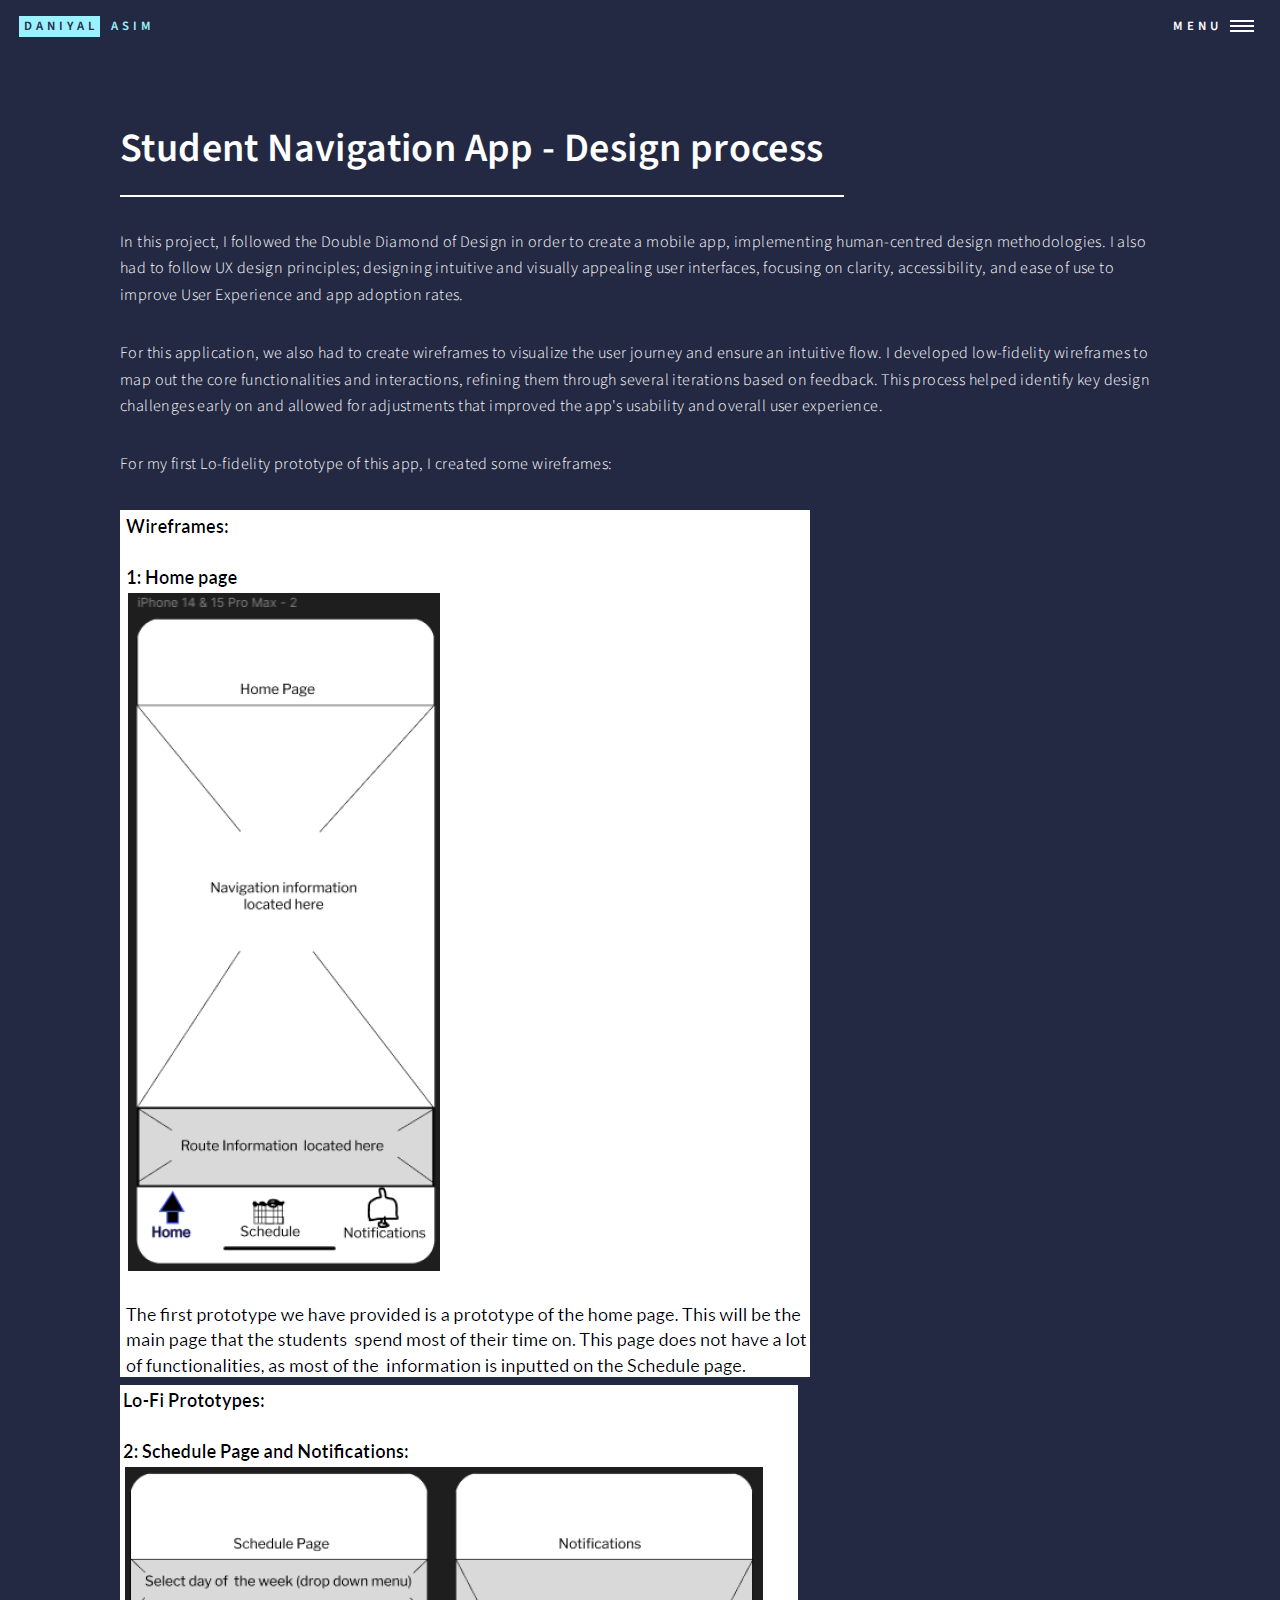
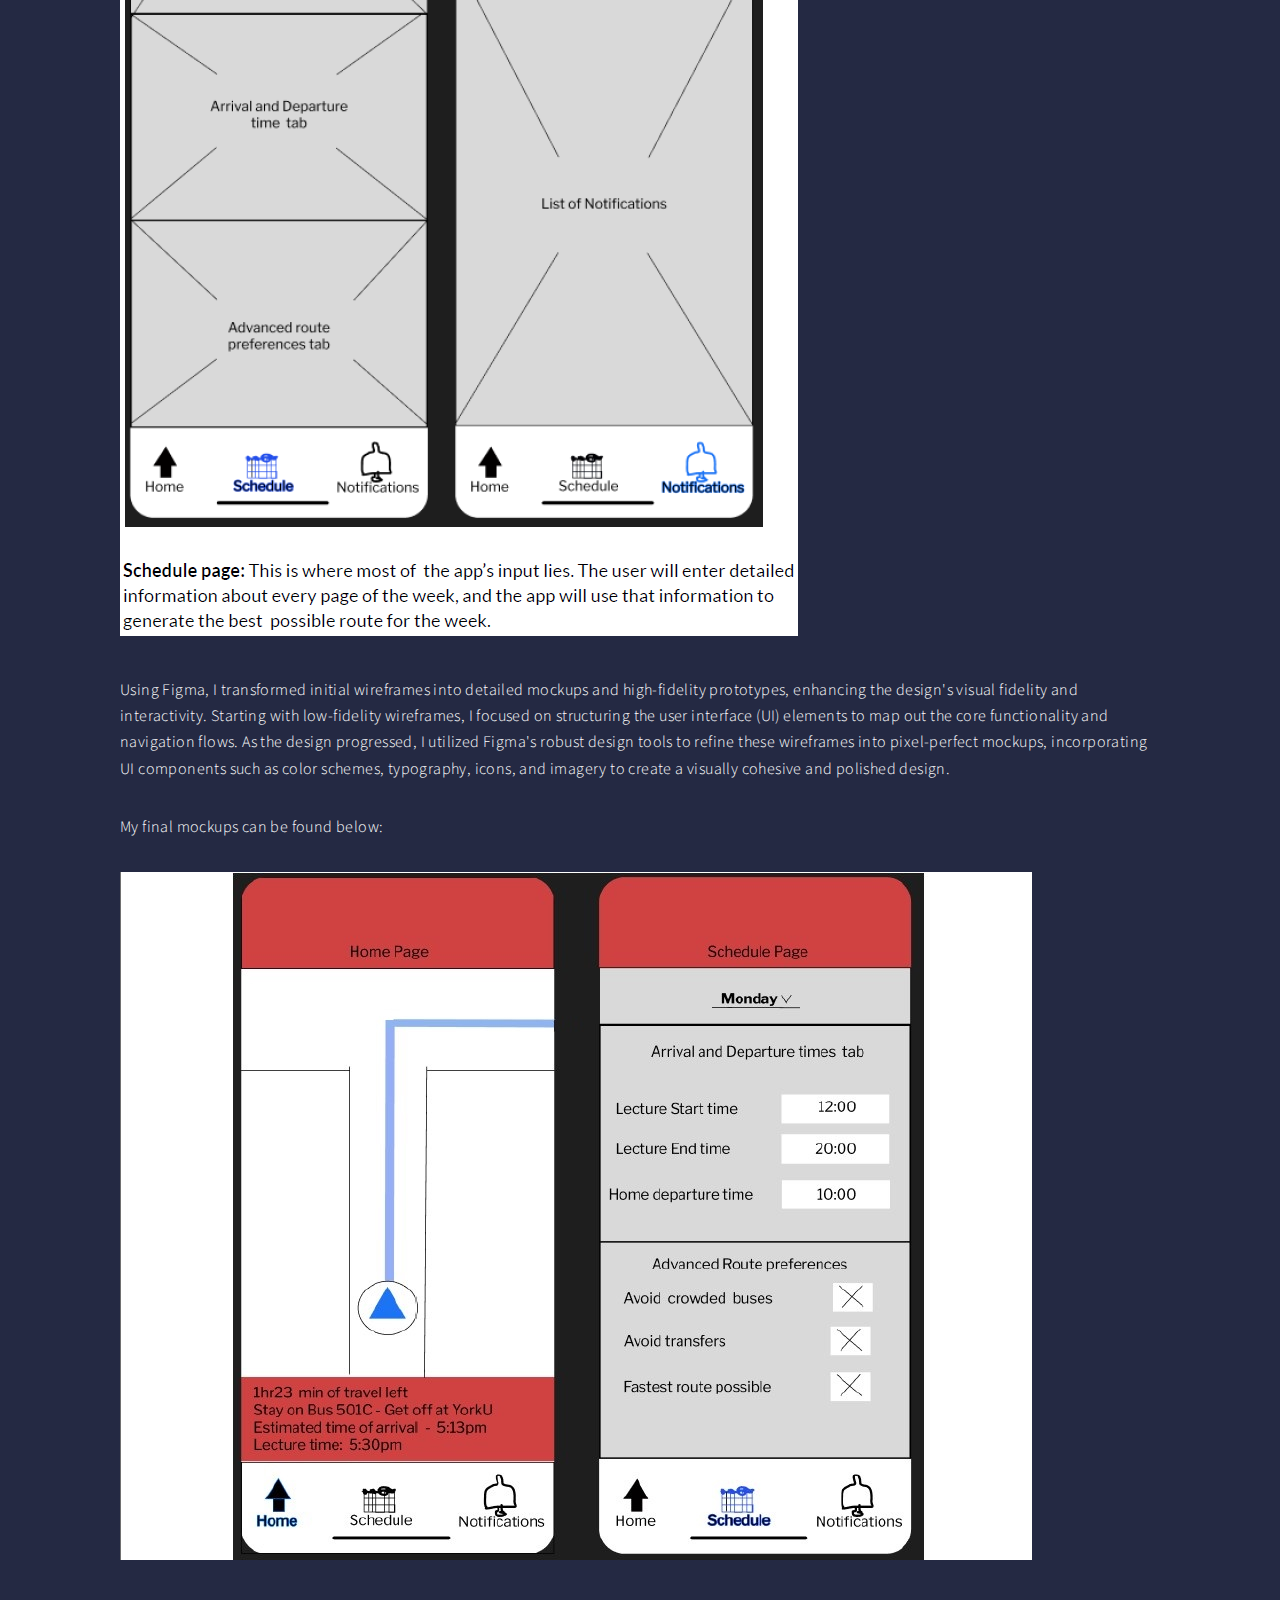
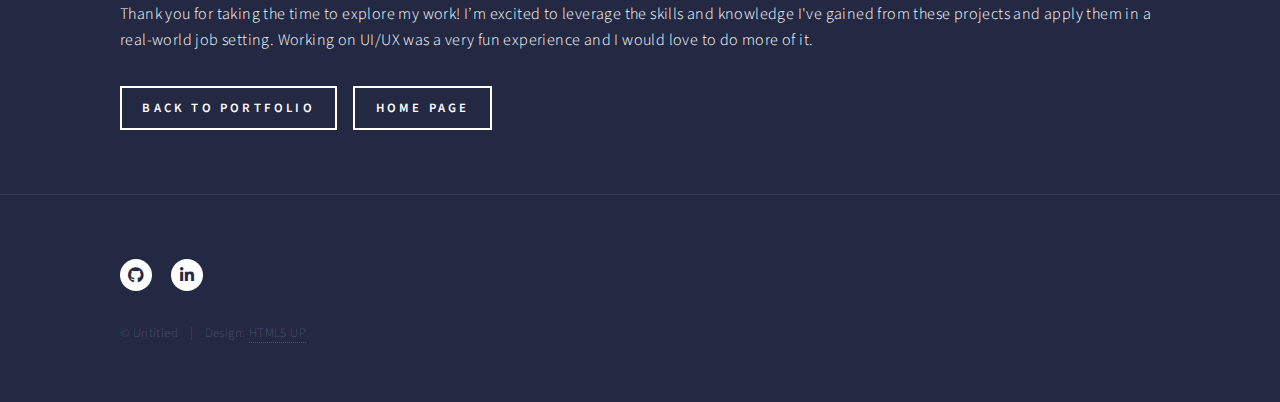
<file: navapp.html>
<!DOCTYPE HTML>
<!--
	Forty by HTML5 UP
	html5up.net | @ajlkn
	Free for personal and commercial use under the CCA 3.0 license (html5up.net/license)
-->
<html>
	<head>
		<title>Navigation App - Daniyal's Portfolio</title>
		<meta charset="utf-8" />
		<meta name="viewport" content="width=device-width, initial-scale=1, user-scalable=no" />
		<link rel="stylesheet" href="assets/css/main.css" />
		<noscript><link rel="stylesheet" href="assets/css/noscript.css" /></noscript>
	</head>
	<body class="is-preload">

		<!-- Wrapper -->
			<div id="wrapper">

				<!-- Header -->
                <header id="header" class="alt">
                    <a href="index.html" class="logo"><strong>Daniyal</strong> <span>Asim</span></a>
                    <nav>
                        <a href="#menu">Menu</a>
                    </nav>
                </header>

				<!-- Menu -->
                <nav id="menu">
                    <ul class="links">
                        <li><a href="index.html">Home</a></li>
                        <li><a href="portfolio.html">portfolio</a></li>
                        <li><a href="resume.html">Resume</a></li>
                    </ul>
                    <ul class="actions stacked">
                        <li><a href="#" class="button primary fit">Get Started</a></li>
                    </ul>
                </nav>

				<!-- Main -->
					<div id="main" class="alt">

						<!-- One -->
							<section id="one">
								<div class="inner">
									<header class="major">
										<h1>Student Navigation App - Design process</h1>
									</header>
									<p>In this project, I followed the Double Diamond of Design in order to create a mobile app, implementing human-centred design methodologies. I also had to follow UX design principles; designing intuitive and visually appealing user interfaces, focusing on clarity, accessibility, and ease of use to improve User Experience and app adoption rates.</p>
                                    <p>For this application, we also had to create wireframes to visualize the user journey and ensure an intuitive flow. I developed low-fidelity wireframes to map out the core functionalities and interactions, refining them through several iterations based on feedback. This process helped identify key design challenges early on and allowed for adjustments that improved the app's usability and overall user experience.</p>
									<p>For my first Lo-fidelity prototype of this app, I created some wireframes: </p>
                                    <span class="image"><img src="images/NavScreenshot3.png" alt="" /></span>
                                    <span class="image"><img src="images/NavScreenshot2.png" alt="" /></span>
                                    <p></p>
                                    <p>Using Figma, I transformed initial wireframes into detailed mockups and high-fidelity prototypes, enhancing the design's visual fidelity and interactivity. Starting with low-fidelity wireframes, I focused on structuring the user interface (UI) elements to map out the core functionality and navigation flows. As the design progressed, I utilized Figma's robust design tools to refine these wireframes into pixel-perfect mockups, incorporating UI components such as color schemes, typography, icons, and imagery to create a visually cohesive and polished design.</p>
                                    <p></p>
                                    <p>My final mockups can be found below: </p>
                                    <span class="image"><img src="images/NavScreenshot.jpg" alt="" /></span>
                                    <p></p>
                                    <p>Thank you for taking the time to explore my work! I’m excited to leverage the skills and knowledge I've gained from these projects and apply them in a real-world job setting. Working on UI/UX was a very fun experience and I would love to do more of it.</p>
                                    <ul class="actions">
                                    <li><a href="portfolio.html" class="button">Back to Portfolio</a></li>
                                    <li><a href="index.html" class="button">Home Page</a></li>
                                    </ul>
                                </div>
							</section>
                            
					</div>
            
                            <!-- Footer -->
                                <footer id="footer">
                                    <div class="inner">
                                        <ul class="icons">
                                            <li><a href="https://github.com/daniyalasim3" class="icon brands alt fa-github"><span class="label">GitHub</span></a></li>
                                            <li><a href="https://www.linkedin.com/in/daniyal-asim-7639a01b9/" class="icon brands alt fa-linkedin-in"><span class="label">LinkedIn</span></a></li>
                                        </ul>
                                        <ul class="copyright">
                                            <li>&copy; Untitled</li><li>Design: <a href="https://html5up.net">HTML5 UP</a></li>
                                        </ul>
                                    </div>
                                </footer>

			</div>

		<!-- Scripts -->
			<script src="assets/js/jquery.min.js"></script>
			<script src="assets/js/jquery.scrolly.min.js"></script>
			<script src="assets/js/jquery.scrollex.min.js"></script>
			<script src="assets/js/browser.min.js"></script>
			<script src="assets/js/breakpoints.min.js"></script>
			<script src="assets/js/util.js"></script>
			<script src="assets/js/main.js"></script>

	</body>
</html>
</file>
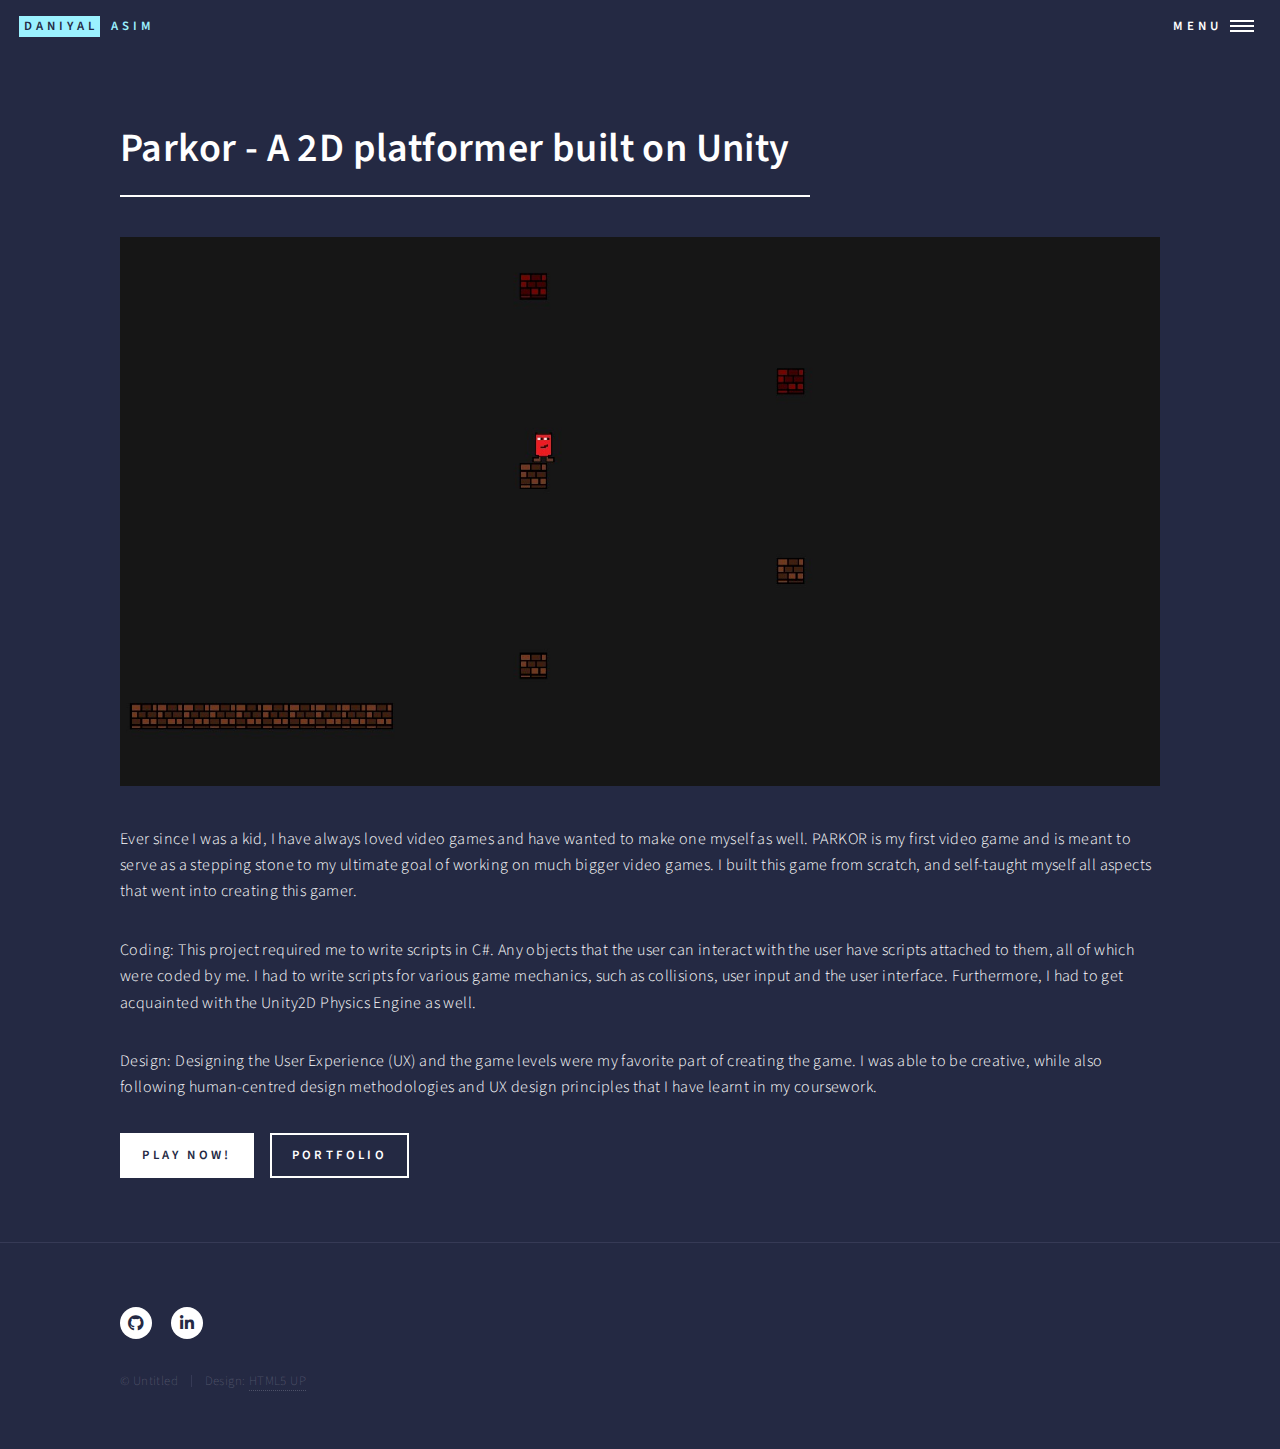
<file: parkor.html>
<!DOCTYPE HTML>
<!--
	Forty by HTML5 UP
	html5up.net | @ajlkn
	Free for personal and commercial use under the CCA 3.0 license (html5up.net/license)
-->
<html>
	<head>
		<title>Generic - Forty by HTML5 UP</title>
		<meta charset="utf-8" />
		<meta name="viewport" content="width=device-width, initial-scale=1, user-scalable=no" />
		<link rel="stylesheet" href="assets/css/main.css" />
		<noscript><link rel="stylesheet" href="assets/css/noscript.css" /></noscript>
	</head>
	<body class="is-preload">

		<!-- Wrapper -->
			<div id="wrapper">

				<!-- Header -->
                <header id="header" class="alt">
                    <a href="index.html" class="logo"><strong>Daniyal</strong> <span>Asim</span></a>
                    <nav>
                        <a href="#menu">Menu</a>
                    </nav>
                </header>

				<!-- Menu -->
                <nav id="menu">
                    <ul class="links">
                        <li><a href="index.html">Home</a></li>
                        <li><a href="portfolio.html">portfolio</a></li>
                        <li><a href="resume.html">Resume</a></li>
                    </ul>
                    <ul class="actions stacked">
                        <li><a href="#" class="button primary fit">Get Started</a></li>
                    </ul>
                </nav>

				<!-- Main -->
					<div id="main" class="alt">

						<!-- One -->
							<section id="one">
								<div class="inner">
									<header class="major">
										<h1>Parkor - A 2D platformer built on Unity</h1>
									</header>
									<span class="image main"><img src="images/ParkorScreenshot2.jpg" alt="" /></span>
									<p>Ever since I was a kid, I have always loved video games and have wanted to make one myself as well. PARKOR is my first video game and is meant to serve as a stepping stone to my ultimate goal of working on much bigger video games. I built this game from scratch, and self-taught myself all aspects that went into creating this gamer.</p>
									<p>Coding: This project required me to write scripts in C#. Any objects that the user can interact with the user have scripts attached to them, all of which were coded by me. I had to write scripts for various game mechanics, such as collisions, user input and the user interface. Furthermore, I had to get acquainted with the Unity2D Physics Engine as well. </p>
									<p>Design: Designing the User Experience (UX) and the game levels were my favorite part of creating the game. I was able to be creative, while also following human-centred design methodologies and UX design principles that I have learnt in my coursework.</p>
                                    <ul class="actions">
                                    <li><a href="https://daniyala.itch.io/parkor" class="button primary">Play Now!</a></li>
                                    <li><a href="portfolio.html" class="button">Portfolio</a></li>
                                </ul>
                                </div>
							</section>
                            
					</div>
            
                            <!-- Footer -->
                                <footer id="footer">
                                    <div class="inner">
                                        <ul class="icons">
                                            <li><a href="https://github.com/daniyalasim3" class="icon brands alt fa-github"><span class="label">GitHub</span></a></li>
                                            <li><a href="https://www.linkedin.com/in/daniyal-asim-7639a01b9/" class="icon brands alt fa-linkedin-in"><span class="label">LinkedIn</span></a></li>
                                        </ul>
                                        <ul class="copyright">
                                            <li>&copy; Untitled</li><li>Design: <a href="https://html5up.net">HTML5 UP</a></li>
                                        </ul>
                                    </div>
                                </footer>

			</div>

		<!-- Scripts -->
			<script src="assets/js/jquery.min.js"></script>
			<script src="assets/js/jquery.scrolly.min.js"></script>
			<script src="assets/js/jquery.scrollex.min.js"></script>
			<script src="assets/js/browser.min.js"></script>
			<script src="assets/js/breakpoints.min.js"></script>
			<script src="assets/js/util.js"></script>
			<script src="assets/js/main.js"></script>

	</body>
</html>
</file>
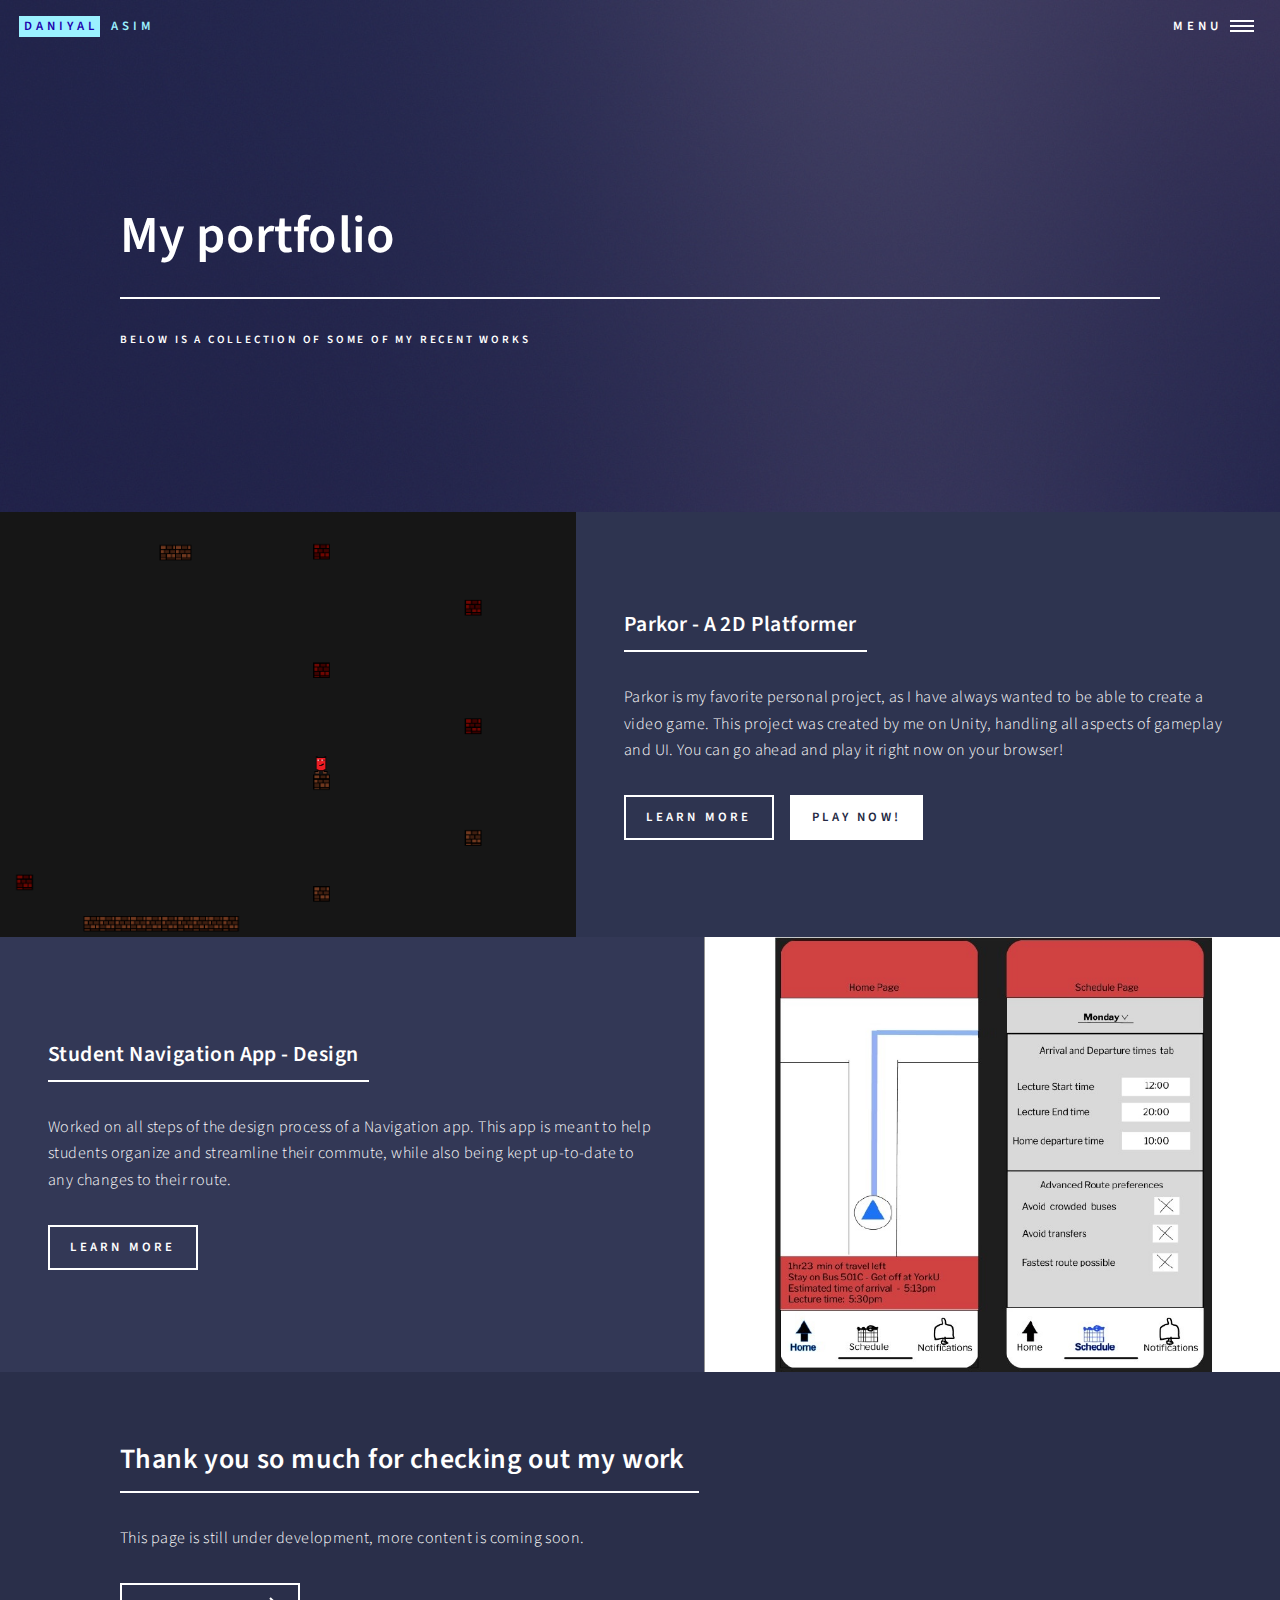
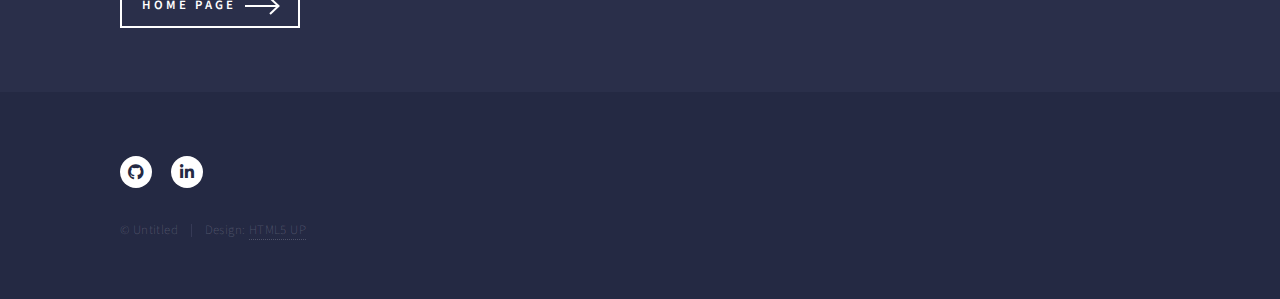
<file: portfolio.html>
<!DOCTYPE HTML>
<!--
	Forty by HTML5 UP
	html5up.net | @ajlkn
	Free for personal and commercial use under the CCA 3.0 license (html5up.net/license)
-->
<html>
	<head>
		<title>Portfolio - Daniyal Asim</title>
		<meta charset="utf-8" />
		<meta name="viewport" content="width=device-width, initial-scale=1, user-scalable=no" />
		<link rel="stylesheet" href="assets/css/main.css" />
		<noscript><link rel="stylesheet" href="assets/css/noscript.css" /></noscript>
	</head>
	<body class="is-preload">

		<!-- Wrapper -->
			<div id="wrapper">

				<!-- Header -->
				<!-- Note: The "styleN" class below should match that of the banner element. -->
					<header id="header" class="alt style2">
						<a href="index.html" class="logo"><strong>Daniyal</strong> <span>Asim</span></a>
						<nav>
							<a href="#menu">Menu</a>
						</nav>
					</header>

				<!-- Menu -->
					<nav id="menu">
						<ul class="links">
							<li><a href="index.html">Home</a></li>
							<li><a href="portfolio.html">portfolio</a></li>
							<li><a href="resume.html">Resume</a></li>
						</ul>
						<ul class="actions stacked">
							<li><a href="#" class="button primary fit">Get Started</a></li>
						</ul>
					</nav>

				<!-- Banner -->
				<!-- Note: The "styleN" class below should match that of the header element. -->
					<section id="banner" class="style2">
						<div class="inner">
							<span class="image">
								<img src="images/pic07.jpg" alt="" />
							</span>
							<header class="major">
								<h1>My portfolio</h1>
							</header>
							<div class="content">
								<p>Below is a collection of some of my recent works</p>
							</div>
						</div>
					</section>

				<!-- Main -->
					<div id="main">


						<!-- Two -->
							<section id="two" class="spotlights">
								<section>
									<a class="image">
										<img src="images/Untitled.png" alt="" data-position="center center" />
									</a>
									<div class="content">
										<div class="inner">
											<header class="major">
												<h3>Parkor - A 2D Platformer </h3>
											</header>
											<p>Parkor is my favorite personal project, as I have always wanted to be able to create a video game. This project was created by me on Unity, handling all aspects of gameplay and UI. You can go ahead and play it right now on your browser!</p>
											<ul class="actions">
												<li><a href="parkor.html" class="button" target="_blank" >Learn more</a></li>
												<li><a href="https://daniyala.itch.io/parkor" class="button primary" target="_blank" >Play Now!</a></li>
											</ul>
										</div>
									</div>
								</section>
								<section>
									<a class="image">
										<img src="images/NavScreenshot.jpg" alt="" data-position="top center" />
									</a>
									<div class="content">
										<div class="inner">
											<header class="major">
												<h3>Student Navigation App - Design</h3>
											</header>
											<p>Worked on all steps of the design process of a Navigation app. This app is meant to help students organize and streamline their commute, while also being kept up-to-date to any changes to their route.</p>
											<ul class="actions">
												<li><a  href="navapp.html" class="button">Learn more</a></li>
											</ul>
										</div>
									</div>
								</section>
							</section>

						<!-- Three -->
							<section id="three">
								<div class="inner">
									<header class="major">
										<h2>Thank you so much for checking out my work</h2>
									</header>
                                    <p>This page is still under development, more content is coming soon.</p>
									<ul class="actions">
										<li><a href="index.html" class="button next">Home Page</a></li>
									</ul>
								</div>
							</section>

					</div>

				
				<!-- Footer -->
				<footer id="footer">
					<div class="inner">
						<ul class="icons">
							<li><a href="https://github.com/daniyalasim3" class="icon brands alt fa-github"><span class="label">GitHub</span></a></li>
							<li><a href="https://www.linkedin.com/in/daniyal-asim-7639a01b9/" class="icon brands alt fa-linkedin-in"><span class="label">LinkedIn</span></a></li>
						</ul>
						<ul class="copyright">
							<li>&copy; Untitled</li><li>Design: <a href="https://html5up.net">HTML5 UP</a></li>
						</ul>
					</div>
				</footer>

			</div>

		<!-- Scripts -->
			<script src="assets/js/jquery.min.js"></script>
			<script src="assets/js/jquery.scrolly.min.js"></script>
			<script src="assets/js/jquery.scrollex.min.js"></script>
			<script src="assets/js/browser.min.js"></script>
			<script src="assets/js/breakpoints.min.js"></script>
			<script src="assets/js/util.js"></script>
			<script src="assets/js/main.js"></script>

	</body>
</html>
</file>
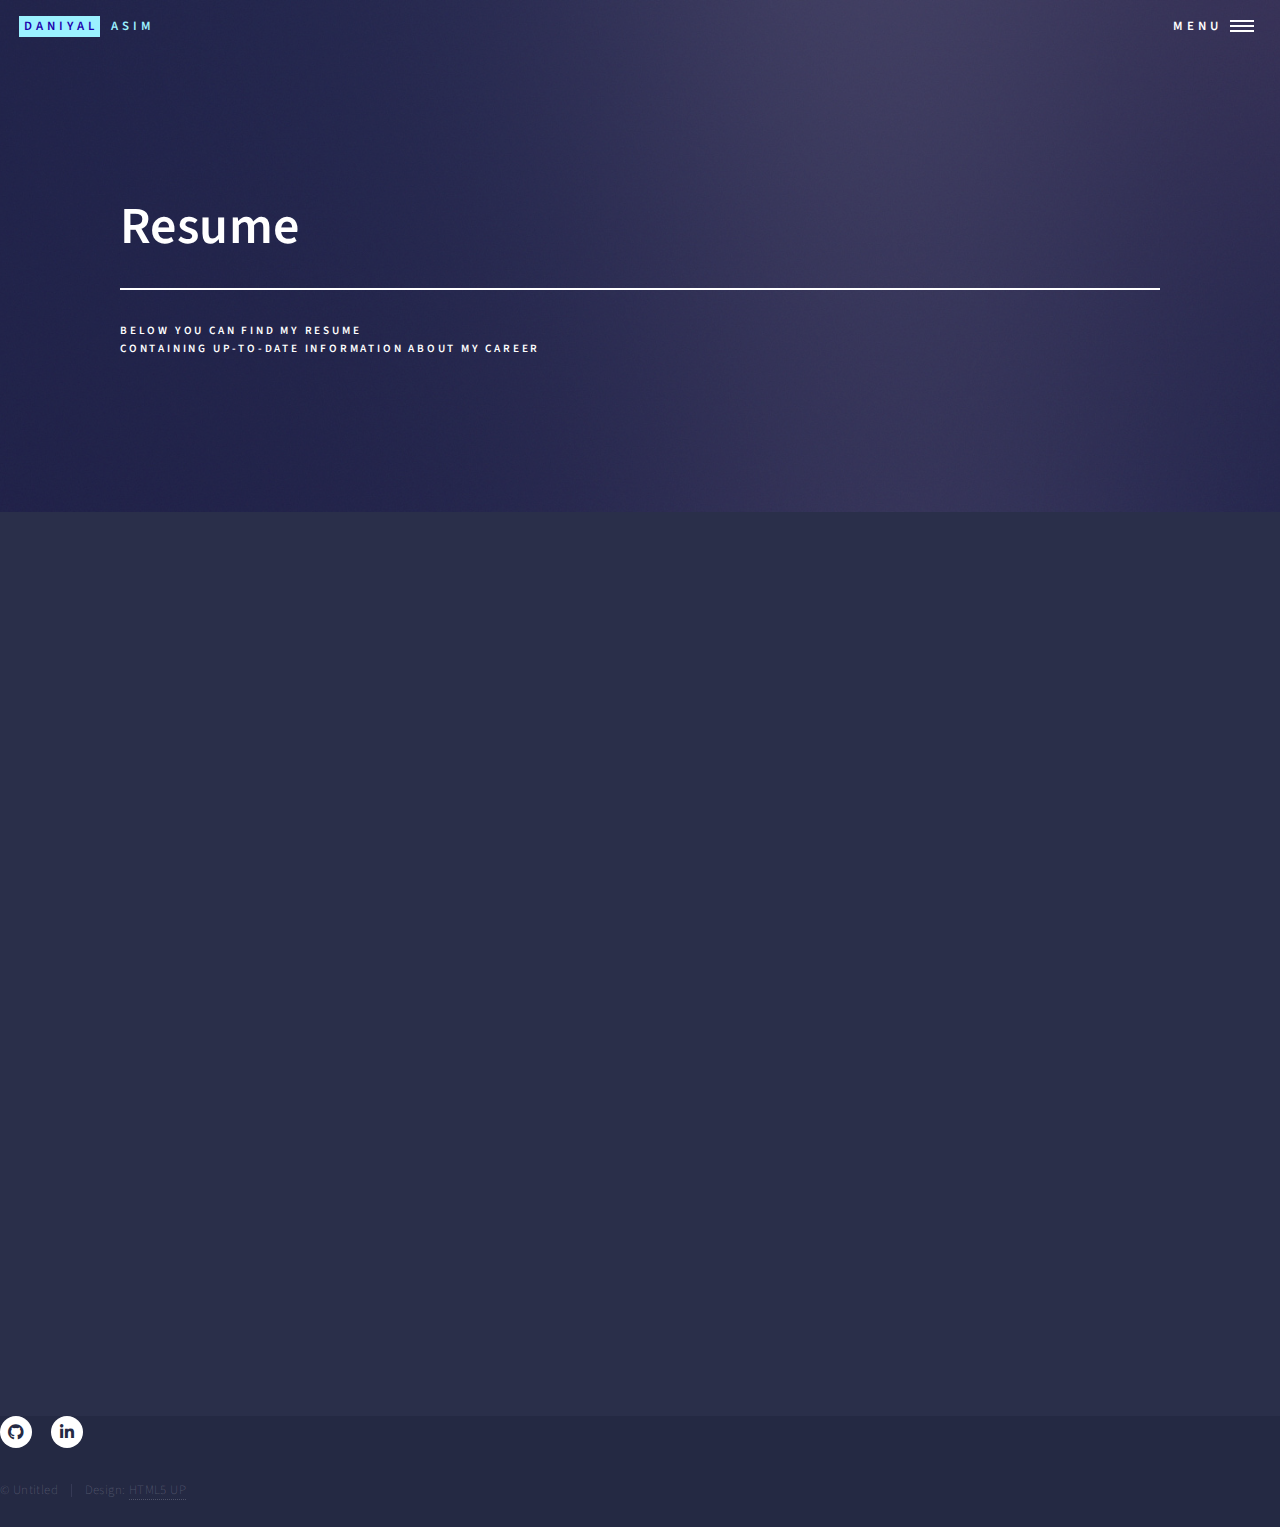
<file: resume.html>
<!DOCTYPE HTML>
<!--
	Forty by HTML5 UP
	html5up.net | @ajlkn
	Free for personal and commercial use under the CCA 3.0 license (html5up.net/license)
-->
<html>
	<head>
		<title>Resume Page - Daniyal Asim</title>
		<meta charset="utf-8" />
		<meta name="viewport" content="width=device-width, initial-scale=1, user-scalable=no" />
		<link rel="stylesheet" href="assets/css/main.css" />
		<noscript><link rel="stylesheet" href="assets/css/noscript.css" /></noscript>
	</head>
	<body class="is-preload">

		<!-- Wrapper -->
			<div id="wrapper">

				<!-- Header -->
				<!-- Note: The "styleN" class below should match that of the banner element. -->
					<header id="header" class="alt style2">
						<a href="index.html" class="logo"><strong>Daniyal</strong> <span>Asim</span></a>
						<nav>
							<a href="#menu">Menu</a>
						</nav>
					</header>

				<!-- Menu -->
					<nav id="menu">
						<ul class="links">
							<li><a href="index.html">Home</a></li>
							<li><a href="portfolio.html">portfolio</a></li>
							<li><a href="resume.html">Resume</a></li>
						</ul>
						<ul class="actions stacked">
							<li><a href="#" class="button primary fit">Get Started</a></li>
						</ul>
					</nav>

				<!-- Banner -->
				<!-- Note: The "styleN" class below should match that of the header element. -->
					<section id="banner" class="style2">
						<div class="inner">
							<span class="image">
								<img src="images/pic07.jpg" alt="" />
							</span>
							<header class="major">
								<h1>Resume</h1>
							</header>
							<div class="content">
								<p>Below you can find my resume<br />
								containing up-to-date information about my career</p>
							</div>
						</div>
					</section>

<!-- Main -->
<div id="main">

    <!-- One -->
    <section id="one">
    <div class="inner"></div>
            <!-- Embed PDF -->
            <iframe src="images/Daniyal_s_Resume_2024_25v2 (2).pdf" width="100%" height="800px" style="border: none;">
            </iframe>
        </div>
    </section>

</div>

				<!<!-- Footer -->
				<footer id="footer">
					<div class="inner">
						<ul class="icons">
							<li><a href="https://github.com/daniyalasim3" class="icon brands alt fa-github"><span class="label">GitHub</span></a></li>
							<li><a href="https://www.linkedin.com/in/daniyal-asim-7639a01b9/" class="icon brands alt fa-linkedin-in"><span class="label">LinkedIn</span></a></li>
						</ul>
						<ul class="copyright">
							<li>&copy; Untitled</li><li>Design: <a href="https://html5up.net">HTML5 UP</a></li>
						</ul>
					</div>
				</footer>

			</div>

		<!-- Scripts -->
			<script src="assets/js/jquery.min.js"></script>
			<script src="assets/js/jquery.scrolly.min.js"></script>
			<script src="assets/js/jquery.scrollex.min.js"></script>
			<script src="assets/js/browser.min.js"></script>
			<script src="assets/js/breakpoints.min.js"></script>
			<script src="assets/js/util.js"></script>
			<script src="assets/js/main.js"></script>

	</body>
</html>
</file>
<file: assets/css/noscript.css>
/*
	Forty by HTML5 UP
	html5up.net | @ajlkn
	Free for personal and commercial use under the CCA 3.0 license (html5up.net/license)
*/

/* Banner */

	body.is-preload #banner:after {
		opacity: 0.85;
	}

	body.is-preload #banner > .inner {
		-moz-filter: none;
		-webkit-filter: none;
		-ms-filter: none;
		filter: none;
		-moz-transform: none;
		-webkit-transform: none;
		-ms-transform: none;
		transform: none;
		opacity: 1;
	}
</file>
<file: assets/css/main.css>
@import url(fontawesome-all.min.css);
@import url("https://fonts.googleapis.com/css?family=Source+Sans+Pro:300,300italic,600,600italic");

/*
	Forty by HTML5 UP
	html5up.net | @ajlkn
	Free for personal and commercial use under the CCA 3.0 license (html5up.net/license)
*/

html, body, div, span, applet, object,
iframe, h1, h2, h3, h4, h5, h6, p, blockquote,
pre, a, abbr, acronym, address, big, cite,
code, del, dfn, em, img, ins, kbd, q, s, samp,
small, strike, strong, sub, sup, tt, var, b,
u, i, center, dl, dt, dd, ol, ul, li, fieldset,
form, label, legend, table, caption, tbody,
tfoot, thead, tr, th, td, article, aside,
canvas, details, embed, figure, figcaption,
footer, header, hgroup, menu, nav, output, ruby,
section, summary, time, mark, audio, video {
	margin: 0;
	padding: 0;
	border: 0;
	font-size: 100%;
	font: inherit;
	vertical-align: baseline;}

article, aside, details, figcaption, figure,
footer, header, hgroup, menu, nav, section {
	display: block;}

body {
	line-height: 1;
}

ol, ul {
	list-style: none;
}

blockquote, q {
	quotes: none;
}

	blockquote:before, blockquote:after, q:before, q:after {
		content: '';
		content: none;
	}

table {
	border-collapse: collapse;
	border-spacing: 0;
}

body {
	-webkit-text-size-adjust: none;
}

mark {
	background-color: transparent;
	color: inherit;
}

input::-moz-focus-inner {
	border: 0;
	padding: 0;
}

input, select, textarea {
	-moz-appearance: none;
	-webkit-appearance: none;
	-ms-appearance: none;
	appearance: none;
}

/* Basic */

	@-ms-viewport {
		width: device-width;
	}

	body {
		-ms-overflow-style: scrollbar;
	}

	@media screen and (max-width: 480px) {

		html, body {
			min-width: 320px;
		}

	}

	html {
		box-sizing: border-box;
	}

	*, *:before, *:after {
		box-sizing: inherit;
	}

	body {
		background: #242943;
	}

		body.is-preload *, body.is-preload *:before, body.is-preload *:after {
			-moz-animation: none !important;
			-webkit-animation: none !important;
			-ms-animation: none !important;
			animation: none !important;
			-moz-transition: none !important;
			-webkit-transition: none !important;
			-ms-transition: none !important;
			transition: none !important;
		}

/* Type */

	body, input, select, textarea {
		color: #ffffff;
		font-family: "Source Sans Pro", Helvetica, sans-serif;
		font-size: 17pt;
		font-weight: 300;
		letter-spacing: 0.025em;
		line-height: 1.65;
	}

		@media screen and (max-width: 1680px) {

			body, input, select, textarea {
				font-size: 14pt;
			}

		}

		@media screen and (max-width: 1280px) {

			body, input, select, textarea {
				font-size: 12pt;
			}

		}

		@media screen and (max-width: 360px) {

			body, input, select, textarea {
				font-size: 11pt;
			}

		}

	a {
		-moz-transition: color 0.2s ease-in-out, border-bottom-color 0.2s ease-in-out;
		-webkit-transition: color 0.2s ease-in-out, border-bottom-color 0.2s ease-in-out;
		-ms-transition: color 0.2s ease-in-out, border-bottom-color 0.2s ease-in-out;
		transition: color 0.2s ease-in-out, border-bottom-color 0.2s ease-in-out;
		border-bottom: dotted 1px;
		color: inherit;
		text-decoration: none;
	}

		a:hover {
			border-bottom-color: transparent;
			color: #9bf1ff !important;
		}

		a:active {
			color: #53e3fb !important;
		}

	strong, b {
		color: #ffffff;
		font-weight: 600;
	}

	em, i {
		font-style: italic;
	}

	p {
		margin: 0 0 2em 0;
	}

	h1, h2, h3, h4, h5, h6 {
		color: #ffffff;
		font-weight: 600;
		line-height: 1.65;
		margin: 0 0 1em 0;
	}

		h1 a, h2 a, h3 a, h4 a, h5 a, h6 a {
			color: inherit;
			border-bottom: 0;
		}

	h1 {
		font-size: 2.5em;
	}

	h2 {
		font-size: 1.75em;
	}

	h3 {
		font-size: 1.35em;
	}

	h4 {
		font-size: 1.1em;
	}

	h5 {
		font-size: 0.9em;
	}

	h6 {
		font-size: 0.7em;
	}

	@media screen and (max-width: 736px) {

		h1 {
			font-size: 2em;
		}

		h2 {
			font-size: 1.5em;
		}

		h3 {
			font-size: 1.25em;
		}

	}

	sub {
		font-size: 0.8em;
		position: relative;
		top: 0.5em;
	}

	sup {
		font-size: 0.8em;
		position: relative;
		top: -0.5em;
	}

	blockquote {
		border-left: solid 4px rgba(212, 212, 255, 0.1);
		font-style: italic;
		margin: 0 0 2em 0;
		padding: 0.5em 0 0.5em 2em;
	}

	code {
		background: rgba(212, 212, 255, 0.035);
		font-family: "Courier New", monospace;
		font-size: 0.9em;
		margin: 0 0.25em;
		padding: 0.25em 0.65em;
	}

	pre {
		-webkit-overflow-scrolling: touch;
		font-family: "Courier New", monospace;
		font-size: 0.9em;
		margin: 0 0 2em 0;
	}

		pre code {
			display: block;
			line-height: 1.75;
			padding: 1em 1.5em;
			overflow-x: auto;
		}

	hr {
		border: 0;
		border-bottom: solid 1px rgba(212, 212, 255, 0.1);
		margin: 2em 0;
	}

		hr.major {
			margin: 3em 0;
		}

	.align-left {
		text-align: left;
	}

	.align-center {
		text-align: center;
	}

	.align-right {
		text-align: right;
	}

/* Row */

	.row {
		display: flex;
		flex-wrap: wrap;
		box-sizing: border-box;
		align-items: stretch;
	}

		.row > * {
			box-sizing: border-box;
		}

		.row.gtr-uniform > * > :last-child {
			margin-bottom: 0;
		}

		.row.aln-left {
			justify-content: flex-start;
		}

		.row.aln-center {
			justify-content: center;
		}

		.row.aln-right {
			justify-content: flex-end;
		}

		.row.aln-top {
			align-items: flex-start;
		}

		.row.aln-middle {
			align-items: center;
		}

		.row.aln-bottom {
			align-items: flex-end;
		}

		.row > .imp {
			order: -1;
		}

		.row > .col-1 {
			width: 8.33333%;
		}

		.row > .off-1 {
			margin-left: 8.33333%;
		}

		.row > .col-2 {
			width: 16.66667%;
		}

		.row > .off-2 {
			margin-left: 16.66667%;
		}

		.row > .col-3 {
			width: 25%;
		}

		.row > .off-3 {
			margin-left: 25%;
		}

		.row > .col-4 {
			width: 33.33333%;
		}

		.row > .off-4 {
			margin-left: 33.33333%;
		}

		.row > .col-5 {
			width: 41.66667%;
		}

		.row > .off-5 {
			margin-left: 41.66667%;
		}

		.row > .col-6 {
			width: 50%;
		}

		.row > .off-6 {
			margin-left: 50%;
		}

		.row > .col-7 {
			width: 58.33333%;
		}

		.row > .off-7 {
			margin-left: 58.33333%;
		}

		.row > .col-8 {
			width: 66.66667%;
		}

		.row > .off-8 {
			margin-left: 66.66667%;
		}

		.row > .col-9 {
			width: 75%;
		}

		.row > .off-9 {
			margin-left: 75%;
		}

		.row > .col-10 {
			width: 83.33333%;
		}

		.row > .off-10 {
			margin-left: 83.33333%;
		}

		.row > .col-11 {
			width: 91.66667%;
		}

		.row > .off-11 {
			margin-left: 91.66667%;
		}

		.row > .col-12 {
			width: 100%;
		}

		.row > .off-12 {
			margin-left: 100%;
		}

		.row.gtr-0 {
			margin-top: 0;
			margin-left: 0em;
		}

			.row.gtr-0 > * {
				padding: 0 0 0 0em;
			}

			.row.gtr-0.gtr-uniform {
				margin-top: 0em;
			}

				.row.gtr-0.gtr-uniform > * {
					padding-top: 0em;
				}

		.row.gtr-25 {
			margin-top: 0;
			margin-left: -0.5em;
		}

			.row.gtr-25 > * {
				padding: 0 0 0 0.5em;
			}

			.row.gtr-25.gtr-uniform {
				margin-top: -0.5em;
			}

				.row.gtr-25.gtr-uniform > * {
					padding-top: 0.5em;
				}

		.row.gtr-50 {
			margin-top: 0;
			margin-left: -1em;
		}

			.row.gtr-50 > * {
				padding: 0 0 0 1em;
			}

			.row.gtr-50.gtr-uniform {
				margin-top: -1em;
			}

				.row.gtr-50.gtr-uniform > * {
					padding-top: 1em;
				}

		.row {
			margin-top: 0;
			margin-left: -2em;
		}

			.row > * {
				padding: 0 0 0 2em;
			}

			.row.gtr-uniform {
				margin-top: -2em;
			}

				.row.gtr-uniform > * {
					padding-top: 2em;
				}

		.row.gtr-150 {
			margin-top: 0;
			margin-left: -3em;
		}

			.row.gtr-150 > * {
				padding: 0 0 0 3em;
			}

			.row.gtr-150.gtr-uniform {
				margin-top: -3em;
			}

				.row.gtr-150.gtr-uniform > * {
					padding-top: 3em;
				}

		.row.gtr-200 {
			margin-top: 0;
			margin-left: -4em;
		}

			.row.gtr-200 > * {
				padding: 0 0 0 4em;
			}

			.row.gtr-200.gtr-uniform {
				margin-top: -4em;
			}

				.row.gtr-200.gtr-uniform > * {
					padding-top: 4em;
				}

		@media screen and (max-width: 1680px) {

			.row {
				display: flex;
				flex-wrap: wrap;
				box-sizing: border-box;
				align-items: stretch;
			}

				.row > * {
					box-sizing: border-box;
				}

				.row.gtr-uniform > * > :last-child {
					margin-bottom: 0;
				}

				.row.aln-left {
					justify-content: flex-start;
				}

				.row.aln-center {
					justify-content: center;
				}

				.row.aln-right {
					justify-content: flex-end;
				}

				.row.aln-top {
					align-items: flex-start;
				}

				.row.aln-middle {
					align-items: center;
				}

				.row.aln-bottom {
					align-items: flex-end;
				}

				.row > .imp-xlarge {
					order: -1;
				}

				.row > .col-1-xlarge {
					width: 8.33333%;
				}

				.row > .off-1-xlarge {
					margin-left: 8.33333%;
				}

				.row > .col-2-xlarge {
					width: 16.66667%;
				}

				.row > .off-2-xlarge {
					margin-left: 16.66667%;
				}

				.row > .col-3-xlarge {
					width: 25%;
				}

				.row > .off-3-xlarge {
					margin-left: 25%;
				}

				.row > .col-4-xlarge {
					width: 33.33333%;
				}

				.row > .off-4-xlarge {
					margin-left: 33.33333%;
				}

				.row > .col-5-xlarge {
					width: 41.66667%;
				}

				.row > .off-5-xlarge {
					margin-left: 41.66667%;
				}

				.row > .col-6-xlarge {
					width: 50%;
				}

				.row > .off-6-xlarge {
					margin-left: 50%;
				}

				.row > .col-7-xlarge {
					width: 58.33333%;
				}

				.row > .off-7-xlarge {
					margin-left: 58.33333%;
				}

				.row > .col-8-xlarge {
					width: 66.66667%;
				}

				.row > .off-8-xlarge {
					margin-left: 66.66667%;
				}

				.row > .col-9-xlarge {
					width: 75%;
				}

				.row > .off-9-xlarge {
					margin-left: 75%;
				}

				.row > .col-10-xlarge {
					width: 83.33333%;
				}

				.row > .off-10-xlarge {
					margin-left: 83.33333%;
				}

				.row > .col-11-xlarge {
					width: 91.66667%;
				}

				.row > .off-11-xlarge {
					margin-left: 91.66667%;
				}

				.row > .col-12-xlarge {
					width: 100%;
				}

				.row > .off-12-xlarge {
					margin-left: 100%;
				}

				.row.gtr-0 {
					margin-top: 0;
					margin-left: 0em;
				}

					.row.gtr-0 > * {
						padding: 0 0 0 0em;
					}

					.row.gtr-0.gtr-uniform {
						margin-top: 0em;
					}

						.row.gtr-0.gtr-uniform > * {
							padding-top: 0em;
						}

				.row.gtr-25 {
					margin-top: 0;
					margin-left: -0.5em;
				}

					.row.gtr-25 > * {
						padding: 0 0 0 0.5em;
					}

					.row.gtr-25.gtr-uniform {
						margin-top: -0.5em;
					}

						.row.gtr-25.gtr-uniform > * {
							padding-top: 0.5em;
						}

				.row.gtr-50 {
					margin-top: 0;
					margin-left: -1em;
				}

					.row.gtr-50 > * {
						padding: 0 0 0 1em;
					}

					.row.gtr-50.gtr-uniform {
						margin-top: -1em;
					}

						.row.gtr-50.gtr-uniform > * {
							padding-top: 1em;
						}

				.row {
					margin-top: 0;
					margin-left: -2em;
				}

					.row > * {
						padding: 0 0 0 2em;
					}

					.row.gtr-uniform {
						margin-top: -2em;
					}

						.row.gtr-uniform > * {
							padding-top: 2em;
						}

				.row.gtr-150 {
					margin-top: 0;
					margin-left: -3em;
				}

					.row.gtr-150 > * {
						padding: 0 0 0 3em;
					}

					.row.gtr-150.gtr-uniform {
						margin-top: -3em;
					}

						.row.gtr-150.gtr-uniform > * {
							padding-top: 3em;
						}

				.row.gtr-200 {
					margin-top: 0;
					margin-left: -4em;
				}

					.row.gtr-200 > * {
						padding: 0 0 0 4em;
					}

					.row.gtr-200.gtr-uniform {
						margin-top: -4em;
					}

						.row.gtr-200.gtr-uniform > * {
							padding-top: 4em;
						}

		}

		@media screen and (max-width: 1280px) {

			.row {
				display: flex;
				flex-wrap: wrap;
				box-sizing: border-box;
				align-items: stretch;
			}

				.row > * {
					box-sizing: border-box;
				}

				.row.gtr-uniform > * > :last-child {
					margin-bottom: 0;
				}

				.row.aln-left {
					justify-content: flex-start;
				}

				.row.aln-center {
					justify-content: center;
				}

				.row.aln-right {
					justify-content: flex-end;
				}

				.row.aln-top {
					align-items: flex-start;
				}

				.row.aln-middle {
					align-items: center;
				}

				.row.aln-bottom {
					align-items: flex-end;
				}

				.row > .imp-large {
					order: -1;
				}

				.row > .col-1-large {
					width: 8.33333%;
				}

				.row > .off-1-large {
					margin-left: 8.33333%;
				}

				.row > .col-2-large {
					width: 16.66667%;
				}

				.row > .off-2-large {
					margin-left: 16.66667%;
				}

				.row > .col-3-large {
					width: 25%;
				}

				.row > .off-3-large {
					margin-left: 25%;
				}

				.row > .col-4-large {
					width: 33.33333%;
				}

				.row > .off-4-large {
					margin-left: 33.33333%;
				}

				.row > .col-5-large {
					width: 41.66667%;
				}

				.row > .off-5-large {
					margin-left: 41.66667%;
				}

				.row > .col-6-large {
					width: 50%;
				}

				.row > .off-6-large {
					margin-left: 50%;
				}

				.row > .col-7-large {
					width: 58.33333%;
				}

				.row > .off-7-large {
					margin-left: 58.33333%;
				}

				.row > .col-8-large {
					width: 66.66667%;
				}

				.row > .off-8-large {
					margin-left: 66.66667%;
				}

				.row > .col-9-large {
					width: 75%;
				}

				.row > .off-9-large {
					margin-left: 75%;
				}

				.row > .col-10-large {
					width: 83.33333%;
				}

				.row > .off-10-large {
					margin-left: 83.33333%;
				}

				.row > .col-11-large {
					width: 91.66667%;
				}

				.row > .off-11-large {
					margin-left: 91.66667%;
				}

				.row > .col-12-large {
					width: 100%;
				}

				.row > .off-12-large {
					margin-left: 100%;
				}

				.row.gtr-0 {
					margin-top: 0;
					margin-left: 0em;
				}

					.row.gtr-0 > * {
						padding: 0 0 0 0em;
					}

					.row.gtr-0.gtr-uniform {
						margin-top: 0em;
					}

						.row.gtr-0.gtr-uniform > * {
							padding-top: 0em;
						}

				.row.gtr-25 {
					margin-top: 0;
					margin-left: -0.375em;
				}

					.row.gtr-25 > * {
						padding: 0 0 0 0.375em;
					}

					.row.gtr-25.gtr-uniform {
						margin-top: -0.375em;
					}

						.row.gtr-25.gtr-uniform > * {
							padding-top: 0.375em;
						}

				.row.gtr-50 {
					margin-top: 0;
					margin-left: -0.75em;
				}

					.row.gtr-50 > * {
						padding: 0 0 0 0.75em;
					}

					.row.gtr-50.gtr-uniform {
						margin-top: -0.75em;
					}

						.row.gtr-50.gtr-uniform > * {
							padding-top: 0.75em;
						}

				.row {
					margin-top: 0;
					margin-left: -1.5em;
				}

					.row > * {
						padding: 0 0 0 1.5em;
					}

					.row.gtr-uniform {
						margin-top: -1.5em;
					}

						.row.gtr-uniform > * {
							padding-top: 1.5em;
						}

				.row.gtr-150 {
					margin-top: 0;
					margin-left: -2.25em;
				}

					.row.gtr-150 > * {
						padding: 0 0 0 2.25em;
					}

					.row.gtr-150.gtr-uniform {
						margin-top: -2.25em;
					}

						.row.gtr-150.gtr-uniform > * {
							padding-top: 2.25em;
						}

				.row.gtr-200 {
					margin-top: 0;
					margin-left: -3em;
				}

					.row.gtr-200 > * {
						padding: 0 0 0 3em;
					}

					.row.gtr-200.gtr-uniform {
						margin-top: -3em;
					}

						.row.gtr-200.gtr-uniform > * {
							padding-top: 3em;
						}

		}

		@media screen and (max-width: 980px) {

			.row {
				display: flex;
				flex-wrap: wrap;
				box-sizing: border-box;
				align-items: stretch;
			}

				.row > * {
					box-sizing: border-box;
				}

				.row.gtr-uniform > * > :last-child {
					margin-bottom: 0;
				}

				.row.aln-left {
					justify-content: flex-start;
				}

				.row.aln-center {
					justify-content: center;
				}

				.row.aln-right {
					justify-content: flex-end;
				}

				.row.aln-top {
					align-items: flex-start;
				}

				.row.aln-middle {
					align-items: center;
				}

				.row.aln-bottom {
					align-items: flex-end;
				}

				.row > .imp-medium {
					order: -1;
				}

				.row > .col-1-medium {
					width: 8.33333%;
				}

				.row > .off-1-medium {
					margin-left: 8.33333%;
				}

				.row > .col-2-medium {
					width: 16.66667%;
				}

				.row > .off-2-medium {
					margin-left: 16.66667%;
				}

				.row > .col-3-medium {
					width: 25%;
				}

				.row > .off-3-medium {
					margin-left: 25%;
				}

				.row > .col-4-medium {
					width: 33.33333%;
				}

				.row > .off-4-medium {
					margin-left: 33.33333%;
				}

				.row > .col-5-medium {
					width: 41.66667%;
				}

				.row > .off-5-medium {
					margin-left: 41.66667%;
				}

				.row > .col-6-medium {
					width: 50%;
				}

				.row > .off-6-medium {
					margin-left: 50%;
				}

				.row > .col-7-medium {
					width: 58.33333%;
				}

				.row > .off-7-medium {
					margin-left: 58.33333%;
				}

				.row > .col-8-medium {
					width: 66.66667%;
				}

				.row > .off-8-medium {
					margin-left: 66.66667%;
				}

				.row > .col-9-medium {
					width: 75%;
				}

				.row > .off-9-medium {
					margin-left: 75%;
				}

				.row > .col-10-medium {
					width: 83.33333%;
				}

				.row > .off-10-medium {
					margin-left: 83.33333%;
				}

				.row > .col-11-medium {
					width: 91.66667%;
				}

				.row > .off-11-medium {
					margin-left: 91.66667%;
				}

				.row > .col-12-medium {
					width: 100%;
				}

				.row > .off-12-medium {
					margin-left: 100%;
				}

				.row.gtr-0 {
					margin-top: 0;
					margin-left: 0em;
				}

					.row.gtr-0 > * {
						padding: 0 0 0 0em;
					}

					.row.gtr-0.gtr-uniform {
						margin-top: 0em;
					}

						.row.gtr-0.gtr-uniform > * {
							padding-top: 0em;
						}

				.row.gtr-25 {
					margin-top: 0;
					margin-left: -0.375em;
				}

					.row.gtr-25 > * {
						padding: 0 0 0 0.375em;
					}

					.row.gtr-25.gtr-uniform {
						margin-top: -0.375em;
					}

						.row.gtr-25.gtr-uniform > * {
							padding-top: 0.375em;
						}

				.row.gtr-50 {
					margin-top: 0;
					margin-left: -0.75em;
				}

					.row.gtr-50 > * {
						padding: 0 0 0 0.75em;
					}

					.row.gtr-50.gtr-uniform {
						margin-top: -0.75em;
					}

						.row.gtr-50.gtr-uniform > * {
							padding-top: 0.75em;
						}

				.row {
					margin-top: 0;
					margin-left: -1.5em;
				}

					.row > * {
						padding: 0 0 0 1.5em;
					}

					.row.gtr-uniform {
						margin-top: -1.5em;
					}

						.row.gtr-uniform > * {
							padding-top: 1.5em;
						}

				.row.gtr-150 {
					margin-top: 0;
					margin-left: -2.25em;
				}

					.row.gtr-150 > * {
						padding: 0 0 0 2.25em;
					}

					.row.gtr-150.gtr-uniform {
						margin-top: -2.25em;
					}

						.row.gtr-150.gtr-uniform > * {
							padding-top: 2.25em;
						}

				.row.gtr-200 {
					margin-top: 0;
					margin-left: -3em;
				}

					.row.gtr-200 > * {
						padding: 0 0 0 3em;
					}

					.row.gtr-200.gtr-uniform {
						margin-top: -3em;
					}

						.row.gtr-200.gtr-uniform > * {
							padding-top: 3em;
						}

		}

		@media screen and (max-width: 736px) {

			.row {
				display: flex;
				flex-wrap: wrap;
				box-sizing: border-box;
				align-items: stretch;
			}

				.row > * {
					box-sizing: border-box;
				}

				.row.gtr-uniform > * > :last-child {
					margin-bottom: 0;
				}

				.row.aln-left {
					justify-content: flex-start;
				}

				.row.aln-center {
					justify-content: center;
				}

				.row.aln-right {
					justify-content: flex-end;
				}

				.row.aln-top {
					align-items: flex-start;
				}

				.row.aln-middle {
					align-items: center;
				}

				.row.aln-bottom {
					align-items: flex-end;
				}

				.row > .imp-small {
					order: -1;
				}

				.row > .col-1-small {
					width: 8.33333%;
				}

				.row > .off-1-small {
					margin-left: 8.33333%;
				}

				.row > .col-2-small {
					width: 16.66667%;
				}

				.row > .off-2-small {
					margin-left: 16.66667%;
				}

				.row > .col-3-small {
					width: 25%;
				}

				.row > .off-3-small {
					margin-left: 25%;
				}

				.row > .col-4-small {
					width: 33.33333%;
				}

				.row > .off-4-small {
					margin-left: 33.33333%;
				}

				.row > .col-5-small {
					width: 41.66667%;
				}

				.row > .off-5-small {
					margin-left: 41.66667%;
				}

				.row > .col-6-small {
					width: 50%;
				}

				.row > .off-6-small {
					margin-left: 50%;
				}

				.row > .col-7-small {
					width: 58.33333%;
				}

				.row > .off-7-small {
					margin-left: 58.33333%;
				}

				.row > .col-8-small {
					width: 66.66667%;
				}

				.row > .off-8-small {
					margin-left: 66.66667%;
				}

				.row > .col-9-small {
					width: 75%;
				}

				.row > .off-9-small {
					margin-left: 75%;
				}

				.row > .col-10-small {
					width: 83.33333%;
				}

				.row > .off-10-small {
					margin-left: 83.33333%;
				}

				.row > .col-11-small {
					width: 91.66667%;
				}

				.row > .off-11-small {
					margin-left: 91.66667%;
				}

				.row > .col-12-small {
					width: 100%;
				}

				.row > .off-12-small {
					margin-left: 100%;
				}

				.row.gtr-0 {
					margin-top: 0;
					margin-left: 0em;
				}

					.row.gtr-0 > * {
						padding: 0 0 0 0em;
					}

					.row.gtr-0.gtr-uniform {
						margin-top: 0em;
					}

						.row.gtr-0.gtr-uniform > * {
							padding-top: 0em;
						}

				.row.gtr-25 {
					margin-top: 0;
					margin-left: -0.3125em;
				}

					.row.gtr-25 > * {
						padding: 0 0 0 0.3125em;
					}

					.row.gtr-25.gtr-uniform {
						margin-top: -0.3125em;
					}

						.row.gtr-25.gtr-uniform > * {
							padding-top: 0.3125em;
						}

				.row.gtr-50 {
					margin-top: 0;
					margin-left: -0.625em;
				}

					.row.gtr-50 > * {
						padding: 0 0 0 0.625em;
					}

					.row.gtr-50.gtr-uniform {
						margin-top: -0.625em;
					}

						.row.gtr-50.gtr-uniform > * {
							padding-top: 0.625em;
						}

				.row {
					margin-top: 0;
					margin-left: -1.25em;
				}

					.row > * {
						padding: 0 0 0 1.25em;
					}

					.row.gtr-uniform {
						margin-top: -1.25em;
					}

						.row.gtr-uniform > * {
							padding-top: 1.25em;
						}

				.row.gtr-150 {
					margin-top: 0;
					margin-left: -1.875em;
				}

					.row.gtr-150 > * {
						padding: 0 0 0 1.875em;
					}

					.row.gtr-150.gtr-uniform {
						margin-top: -1.875em;
					}

						.row.gtr-150.gtr-uniform > * {
							padding-top: 1.875em;
						}

				.row.gtr-200 {
					margin-top: 0;
					margin-left: -2.5em;
				}

					.row.gtr-200 > * {
						padding: 0 0 0 2.5em;
					}

					.row.gtr-200.gtr-uniform {
						margin-top: -2.5em;
					}

						.row.gtr-200.gtr-uniform > * {
							padding-top: 2.5em;
						}

		}

		@media screen and (max-width: 480px) {

			.row {
				display: flex;
				flex-wrap: wrap;
				box-sizing: border-box;
				align-items: stretch;
			}

				.row > * {
					box-sizing: border-box;
				}

				.row.gtr-uniform > * > :last-child {
					margin-bottom: 0;
				}

				.row.aln-left {
					justify-content: flex-start;
				}

				.row.aln-center {
					justify-content: center;
				}

				.row.aln-right {
					justify-content: flex-end;
				}

				.row.aln-top {
					align-items: flex-start;
				}

				.row.aln-middle {
					align-items: center;
				}

				.row.aln-bottom {
					align-items: flex-end;
				}

				.row > .imp-xsmall {
					order: -1;
				}

				.row > .col-1-xsmall {
					width: 8.33333%;
				}

				.row > .off-1-xsmall {
					margin-left: 8.33333%;
				}

				.row > .col-2-xsmall {
					width: 16.66667%;
				}

				.row > .off-2-xsmall {
					margin-left: 16.66667%;
				}

				.row > .col-3-xsmall {
					width: 25%;
				}

				.row > .off-3-xsmall {
					margin-left: 25%;
				}

				.row > .col-4-xsmall {
					width: 33.33333%;
				}

				.row > .off-4-xsmall {
					margin-left: 33.33333%;
				}

				.row > .col-5-xsmall {
					width: 41.66667%;
				}

				.row > .off-5-xsmall {
					margin-left: 41.66667%;
				}

				.row > .col-6-xsmall {
					width: 50%;
				}

				.row > .off-6-xsmall {
					margin-left: 50%;
				}

				.row > .col-7-xsmall {
					width: 58.33333%;
				}

				.row > .off-7-xsmall {
					margin-left: 58.33333%;
				}

				.row > .col-8-xsmall {
					width: 66.66667%;
				}

				.row > .off-8-xsmall {
					margin-left: 66.66667%;
				}

				.row > .col-9-xsmall {
					width: 75%;
				}

				.row > .off-9-xsmall {
					margin-left: 75%;
				}

				.row > .col-10-xsmall {
					width: 83.33333%;
				}

				.row > .off-10-xsmall {
					margin-left: 83.33333%;
				}

				.row > .col-11-xsmall {
					width: 91.66667%;
				}

				.row > .off-11-xsmall {
					margin-left: 91.66667%;
				}

				.row > .col-12-xsmall {
					width: 100%;
				}

				.row > .off-12-xsmall {
					margin-left: 100%;
				}

				.row.gtr-0 {
					margin-top: 0;
					margin-left: 0em;
				}

					.row.gtr-0 > * {
						padding: 0 0 0 0em;
					}

					.row.gtr-0.gtr-uniform {
						margin-top: 0em;
					}

						.row.gtr-0.gtr-uniform > * {
							padding-top: 0em;
						}

				.row.gtr-25 {
					margin-top: 0;
					margin-left: -0.3125em;
				}

					.row.gtr-25 > * {
						padding: 0 0 0 0.3125em;
					}

					.row.gtr-25.gtr-uniform {
						margin-top: -0.3125em;
					}

						.row.gtr-25.gtr-uniform > * {
							padding-top: 0.3125em;
						}

				.row.gtr-50 {
					margin-top: 0;
					margin-left: -0.625em;
				}

					.row.gtr-50 > * {
						padding: 0 0 0 0.625em;
					}

					.row.gtr-50.gtr-uniform {
						margin-top: -0.625em;
					}

						.row.gtr-50.gtr-uniform > * {
							padding-top: 0.625em;
						}

				.row {
					margin-top: 0;
					margin-left: -1.25em;
				}

					.row > * {
						padding: 0 0 0 1.25em;
					}

					.row.gtr-uniform {
						margin-top: -1.25em;
					}

						.row.gtr-uniform > * {
							padding-top: 1.25em;
						}

				.row.gtr-150 {
					margin-top: 0;
					margin-left: -1.875em;
				}

					.row.gtr-150 > * {
						padding: 0 0 0 1.875em;
					}

					.row.gtr-150.gtr-uniform {
						margin-top: -1.875em;
					}

						.row.gtr-150.gtr-uniform > * {
							padding-top: 1.875em;
						}

				.row.gtr-200 {
					margin-top: 0;
					margin-left: -2.5em;
				}

					.row.gtr-200 > * {
						padding: 0 0 0 2.5em;
					}

					.row.gtr-200.gtr-uniform {
						margin-top: -2.5em;
					}

						.row.gtr-200.gtr-uniform > * {
							padding-top: 2.5em;
						}

		}

/* Section/Article */

	section.special, article.special {
		text-align: center;
	}

	header.major {
		width: -moz-max-content;
		width: -webkit-max-content;
		width: -ms-max-content;
		width: max-content;
		margin-bottom: 2em;
	}

		header.major > :first-child {
			margin-bottom: 0;
			width: calc(100% + 0.5em);
		}

			header.major > :first-child:after {
				content: '';
				background-color: #ffffff;
				display: block;
				height: 2px;
				margin: 0.325em 0 0.5em 0;
				width: 100%;
			}

		header.major > p {
			font-size: 0.7em;
			font-weight: 600;
			letter-spacing: 0.25em;
			margin-bottom: 0;
			text-transform: uppercase;
		}

		body.is-ie header.major > :first-child:after {
			max-width: 9em;
		}

		body.is-ie header.major > h1:after {
			max-width: 100% !important;
		}

	@media screen and (max-width: 736px) {

		header.major > p br {
			display: none;
		}

	}

/* Form */

	form {
		margin: 0 0 2em 0;
	}

		form > :last-child {
			margin-bottom: 0;
		}

		form > .fields {
			display: -moz-flex;
			display: -webkit-flex;
			display: -ms-flex;
			display: flex;
			-moz-flex-wrap: wrap;
			-webkit-flex-wrap: wrap;
			-ms-flex-wrap: wrap;
			flex-wrap: wrap;
			width: calc(100% + 3em);
			margin: -1.5em 0 2em -1.5em;
		}

			form > .fields > .field {
				-moz-flex-grow: 0;
				-webkit-flex-grow: 0;
				-ms-flex-grow: 0;
				flex-grow: 0;
				-moz-flex-shrink: 0;
				-webkit-flex-shrink: 0;
				-ms-flex-shrink: 0;
				flex-shrink: 0;
				padding: 1.5em 0 0 1.5em;
				width: calc(100% - 1.5em);
			}

				form > .fields > .field.half {
					width: calc(50% - 0.75em);
				}

				form > .fields > .field.third {
					width: calc(100%/3 - 0.5em);
				}

				form > .fields > .field.quarter {
					width: calc(25% - 0.375em);
				}

		@media screen and (max-width: 480px) {

			form > .fields {
				width: calc(100% + 3em);
				margin: -1.5em 0 2em -1.5em;
			}

				form > .fields > .field {
					padding: 1.5em 0 0 1.5em;
					width: calc(100% - 1.5em);
				}

					form > .fields > .field.half {
						width: calc(100% - 1.5em);
					}

					form > .fields > .field.third {
						width: calc(100% - 1.5em);
					}

					form > .fields > .field.quarter {
						width: calc(100% - 1.5em);
					}

		}

	label {
		color: #ffffff;
		display: block;
		font-size: 0.8em;
		font-weight: 600;
		letter-spacing: 0.25em;
		margin: 0 0 1em 0;
		text-transform: uppercase;
	}

	input[type="text"],
	input[type="password"],
	input[type="email"],
	input[type="tel"],
	input[type="search"],
	input[type="url"],
	select,
	textarea {
		-moz-appearance: none;
		-webkit-appearance: none;
		-ms-appearance: none;
		appearance: none;
		background: rgba(212, 212, 255, 0.035);
		border: none;
		border-radius: 0;
		color: inherit;
		display: block;
		outline: 0;
		padding: 0 1em;
		text-decoration: none;
		width: 100%;
	}

		input[type="text"]:invalid,
		input[type="password"]:invalid,
		input[type="email"]:invalid,
		input[type="tel"]:invalid,
		input[type="search"]:invalid,
		input[type="url"]:invalid,
		select:invalid,
		textarea:invalid {
			box-shadow: none;
		}

		input[type="text"]:focus,
		input[type="password"]:focus,
		input[type="email"]:focus,
		input[type="tel"]:focus,
		input[type="search"]:focus,
		input[type="url"]:focus,
		select:focus,
		textarea:focus {
			border-color: #9bf1ff;
			box-shadow: 0 0 0 2px #9bf1ff;
		}

	select {
		background-image: url("data:image/svg+xml;charset=utf8,%3Csvg xmlns='http://www.w3.org/2000/svg' width='40' height='40' preserveAspectRatio='none' viewBox='0 0 40 40'%3E%3Cpath d='M9.4,12.3l10.4,10.4l10.4-10.4c0.2-0.2,0.5-0.4,0.9-0.4c0.3,0,0.6,0.1,0.9,0.4l3.3,3.3c0.2,0.2,0.4,0.5,0.4,0.9 c0,0.4-0.1,0.6-0.4,0.9L20.7,31.9c-0.2,0.2-0.5,0.4-0.9,0.4c-0.3,0-0.6-0.1-0.9-0.4L4.3,17.3c-0.2-0.2-0.4-0.5-0.4-0.9 c0-0.4,0.1-0.6,0.4-0.9l3.3-3.3c0.2-0.2,0.5-0.4,0.9-0.4S9.1,12.1,9.4,12.3z' fill='rgba(212, 212, 255, 0.1)' /%3E%3C/svg%3E");
		background-size: 1.25rem;
		background-repeat: no-repeat;
		background-position: calc(100% - 1rem) center;
		height: 2.75em;
		padding-right: 2.75em;
		text-overflow: ellipsis;
	}

		select option {
			color: #ffffff;
			background: #242943;
		}

		select:focus::-ms-value {
			background-color: transparent;
		}

		select::-ms-expand {
			display: none;
		}

	input[type="text"],
	input[type="password"],
	input[type="email"],
	input[type="tel"],
	input[type="search"],
	input[type="url"],
	select {
		height: 2.75em;
	}

	textarea {
		padding: 0.75em 1em;
	}

	input[type="checkbox"],
	input[type="radio"] {
		-moz-appearance: none;
		-webkit-appearance: none;
		-ms-appearance: none;
		appearance: none;
		display: block;
		float: left;
		margin-right: -2em;
		opacity: 0;
		width: 1em;
		z-index: -1;
	}

		input[type="checkbox"] + label,
		input[type="radio"] + label {
			text-decoration: none;
			color: #ffffff;
			cursor: pointer;
			display: inline-block;
			font-weight: 300;
			padding-left: 2.65em;
			padding-right: 0.75em;
			position: relative;
		}

			input[type="checkbox"] + label:before,
			input[type="radio"] + label:before {
				-moz-osx-font-smoothing: grayscale;
				-webkit-font-smoothing: antialiased;
				display: inline-block;
				font-style: normal;
				font-variant: normal;
				text-rendering: auto;
				line-height: 1;
				text-transform: none !important;
				font-family: 'Font Awesome 5 Free';
				font-weight: 900;
			}

			input[type="checkbox"] + label:before,
			input[type="radio"] + label:before {
				background: rgba(212, 212, 255, 0.035);
				content: '';
				display: inline-block;
				font-size: 0.8em;
				height: 2.0625em;
				left: 0;
				letter-spacing: 0;
				line-height: 2.0625em;
				position: absolute;
				text-align: center;
				top: 0;
				width: 2.0625em;
			}

		input[type="checkbox"]:checked + label:before,
		input[type="radio"]:checked + label:before {
			background: #ffffff;
			border-color: #9bf1ff;
			content: '\f00c';
			color: #242943;
		}

		input[type="checkbox"]:focus + label:before,
		input[type="radio"]:focus + label:before {
			box-shadow: 0 0 0 2px #9bf1ff;
		}

	input[type="radio"] + label:before {
		border-radius: 100%;
	}

	::-webkit-input-placeholder {
		color: rgba(244, 244, 255, 0.2) !important;
		opacity: 1.0;
	}

	:-moz-placeholder {
		color: rgba(244, 244, 255, 0.2) !important;
		opacity: 1.0;
	}

	::-moz-placeholder {
		color: rgba(244, 244, 255, 0.2) !important;
		opacity: 1.0;
	}

	:-ms-input-placeholder {
		color: rgba(244, 244, 255, 0.2) !important;
		opacity: 1.0;
	}

/* Box */

	.box {
		border: solid 1px rgba(212, 212, 255, 0.1);
		margin-bottom: 2em;
		padding: 1.5em;
	}

		.box > :last-child,
		.box > :last-child > :last-child,
		.box > :last-child > :last-child > :last-child {
			margin-bottom: 0;
		}

		.box.alt {
			border: 0;
			border-radius: 0;
			padding: 0;
		}

/* Icon */

	.icon {
		text-decoration: none;
		border-bottom: none;
		position: relative;
	}

		.icon:before {
			-moz-osx-font-smoothing: grayscale;
			-webkit-font-smoothing: antialiased;
			display: inline-block;
			font-style: normal;
			font-variant: normal;
			text-rendering: auto;
			line-height: 1;
			text-transform: none !important;
			font-family: 'Font Awesome 5 Free';
			font-weight: 400;
		}

		.icon > .label {
			display: none;
		}

		.icon:before {
			line-height: inherit;
		}

		.icon.solid:before {
			font-weight: 900;
		}

		.icon.brands:before {
			font-family: 'Font Awesome 5 Brands';
		}

		.icon.alt:before {
			background-color: #ffffff;
			border-radius: 100%;
			color: #242943;
			display: inline-block;
			height: 2em;
			line-height: 2em;
			text-align: center;
			width: 2em;
		}

	a.icon.alt:before {
		-moz-transition: background-color 0.2s ease-in-out;
		-webkit-transition: background-color 0.2s ease-in-out;
		-ms-transition: background-color 0.2s ease-in-out;
		transition: background-color 0.2s ease-in-out;
	}

	a.icon.alt:hover:before {
		background-color: #6fc3df;
	}

	a.icon.alt:active:before {
		background-color: #37a6cb;
	}

/* Image */

	.image {
		border: 0;
		display: inline-block;
		position: relative;
	}

		.image img {
			display: block;
		}

		.image.left, .image.right {
			max-width: 30%;
		}

			.image.left img, .image.right img {
				width: 100%;
			}

		.image.left {
			float: left;
			margin: 0 1.5em 1.25em 0;
			top: 0.25em;
		}

		.image.right {
			float: right;
			margin: 0 0 1.25em 1.5em;
			top: 0.25em;
		}

		.image.fit {
			display: block;
			margin: 0 0 2em 0;
			width: 100%;
		}

			.image.fit img {
				width: 100%;
			}

		.image.main {
			display: block;
			margin: 2.5em 0;
			width: 100%;
		}

			.image.main img {
				width: 100%;
			}

			@media screen and (max-width: 736px) {

				.image.main {
					margin: 1.5em 0;
				}

			}

/* List */

	ol {
		list-style: decimal;
		margin: 0 0 2em 0;
		padding-left: 1.25em;
	}

		ol li {
			padding-left: 0.25em;
		}

	ul {
		list-style: disc;
		margin: 0 0 2em 0;
		padding-left: 1em;
	}

		ul li {
			padding-left: 0.5em;
		}

		ul.alt {
			list-style: none;
			padding-left: 0;
		}

			ul.alt li {
				border-top: solid 1px rgba(212, 212, 255, 0.1);
				padding: 0.5em 0;
			}

				ul.alt li:first-child {
					border-top: 0;
					padding-top: 0;
				}

	dl {
		margin: 0 0 2em 0;
	}

		dl dt {
			display: block;
			font-weight: 600;
			margin: 0 0 1em 0;
		}

		dl dd {
			margin-left: 2em;
		}

/* Actions */

	ul.actions {
		display: -moz-flex;
		display: -webkit-flex;
		display: -ms-flex;
		display: flex;
		cursor: default;
		list-style: none;
		margin-left: -1em;
		padding-left: 0;
	}

		ul.actions li {
			padding: 0 0 0 1em;
			vertical-align: middle;
		}

		ul.actions.special {
			-moz-justify-content: center;
			-webkit-justify-content: center;
			-ms-justify-content: center;
			justify-content: center;
			width: 100%;
			margin-left: 0;
		}

			ul.actions.special li:first-child {
				padding-left: 0;
			}

		ul.actions.stacked {
			-moz-flex-direction: column;
			-webkit-flex-direction: column;
			-ms-flex-direction: column;
			flex-direction: column;
			margin-left: 0;
		}

			ul.actions.stacked li {
				padding: 1.3em 0 0 0;
			}

				ul.actions.stacked li:first-child {
					padding-top: 0;
				}

		ul.actions.fit {
			width: calc(100% + 1em);
		}

			ul.actions.fit li {
				-moz-flex-grow: 1;
				-webkit-flex-grow: 1;
				-ms-flex-grow: 1;
				flex-grow: 1;
				-moz-flex-shrink: 1;
				-webkit-flex-shrink: 1;
				-ms-flex-shrink: 1;
				flex-shrink: 1;
				width: 100%;
			}

				ul.actions.fit li > * {
					width: 100%;
				}

			ul.actions.fit.stacked {
				width: 100%;
			}

/* Icons */

	ul.icons {
		cursor: default;
		list-style: none;
		padding-left: 0;
	}

		ul.icons li {
			display: inline-block;
			padding: 0 1em 0 0;
		}

			ul.icons li:last-child {
				padding-right: 0;
			}

		@media screen and (max-width: 736px) {

			ul.icons li {
				padding: 0 0.75em 0 0;
			}

		}

/* Pagination */

	ul.pagination {
		cursor: default;
		list-style: none;
		padding-left: 0;
	}

		ul.pagination li {
			display: inline-block;
			padding-left: 0;
			vertical-align: middle;
		}

			ul.pagination li > .page {
				-moz-transition: background-color 0.2s ease-in-out, color 0.2s ease-in-out;
				-webkit-transition: background-color 0.2s ease-in-out, color 0.2s ease-in-out;
				-ms-transition: background-color 0.2s ease-in-out, color 0.2s ease-in-out;
				transition: background-color 0.2s ease-in-out, color 0.2s ease-in-out;
				border-bottom: 0;
				display: inline-block;
				font-size: 0.8em;
				font-weight: 600;
				height: 1.5em;
				line-height: 1.5em;
				margin: 0 0.125em;
				min-width: 1.5em;
				padding: 0 0.5em;
				text-align: center;
			}

				ul.pagination li > .page.active {
					background-color: #ffffff;
					color: #242943;
				}

					ul.pagination li > .page.active:hover {
						background-color: #9bf1ff;
						color: #242943 !important;
					}

					ul.pagination li > .page.active:active {
						background-color: #53e3fb;
					}

			ul.pagination li:first-child {
				padding-right: 0.75em;
			}

			ul.pagination li:last-child {
				padding-left: 0.75em;
			}

		@media screen and (max-width: 480px) {

			ul.pagination li:nth-child(n+2):nth-last-child(n+2) {
				display: none;
			}

			ul.pagination li:first-child {
				padding-right: 0;
			}

		}

/* Table */

	.table-wrapper {
		-webkit-overflow-scrolling: touch;
		overflow-x: auto;
	}

	table {
		margin: 0 0 2em 0;
		width: 100%;
	}

		table tbody tr {
			border: solid 1px rgba(212, 212, 255, 0.1);
			border-left: 0;
			border-right: 0;
		}

			table tbody tr:nth-child(2n + 1) {
				background-color: rgba(212, 212, 255, 0.035);
			}

		table td {
			padding: 0.75em 0.75em;
		}

		table th {
			color: #ffffff;
			font-size: 0.9em;
			font-weight: 600;
			padding: 0 0.75em 0.75em 0.75em;
			text-align: left;
		}

		table thead {
			border-bottom: solid 2px rgba(212, 212, 255, 0.1);
		}

		table tfoot {
			border-top: solid 2px rgba(212, 212, 255, 0.1);
		}

		table.alt {
			border-collapse: separate;
		}

			table.alt tbody tr td {
				border: solid 1px rgba(212, 212, 255, 0.1);
				border-left-width: 0;
				border-top-width: 0;
			}

				table.alt tbody tr td:first-child {
					border-left-width: 1px;
				}

			table.alt tbody tr:first-child td {
				border-top-width: 1px;
			}

			table.alt thead {
				border-bottom: 0;
			}

			table.alt tfoot {
				border-top: 0;
			}

/* Button */

	input[type="submit"],
	input[type="reset"],
	input[type="button"],
	button,
	.button {
		-moz-appearance: none;
		-webkit-appearance: none;
		-ms-appearance: none;
		appearance: none;
		-moz-transition: background-color 0.2s ease-in-out, box-shadow 0.2s ease-in-out, color 0.2s ease-in-out;
		-webkit-transition: background-color 0.2s ease-in-out, box-shadow 0.2s ease-in-out, color 0.2s ease-in-out;
		-ms-transition: background-color 0.2s ease-in-out, box-shadow 0.2s ease-in-out, color 0.2s ease-in-out;
		transition: background-color 0.2s ease-in-out, box-shadow 0.2s ease-in-out, color 0.2s ease-in-out;
		background-color: transparent;
		border: 0;
		border-radius: 0;
		box-shadow: inset 0 0 0 2px #ffffff;
		color: #ffffff;
		cursor: pointer;
		display: inline-block;
		font-size: 0.8em;
		font-weight: 600;
		height: 3.5em;
		letter-spacing: 0.25em;
		line-height: 3.5em;
		padding: 0 1.75em;
		text-align: center;
		text-decoration: none;
		text-transform: uppercase;
		white-space: nowrap;
	}

		input[type="submit"]:hover, input[type="submit"]:active,
		input[type="reset"]:hover,
		input[type="reset"]:active,
		input[type="button"]:hover,
		input[type="button"]:active,
		button:hover,
		button:active,
		.button:hover,
		.button:active {
			box-shadow: inset 0 0 0 2px #9bf1ff;
			color: #9bf1ff;
		}

		input[type="submit"]:active,
		input[type="reset"]:active,
		input[type="button"]:active,
		button:active,
		.button:active {
			background-color: rgba(155, 241, 255, 0.1);
			box-shadow: inset 0 0 0 2px #53e3fb;
			color: #53e3fb;
		}

		input[type="submit"].icon:before,
		input[type="reset"].icon:before,
		input[type="button"].icon:before,
		button.icon:before,
		.button.icon:before {
			margin-right: 0.5em;
		}

		input[type="submit"].fit,
		input[type="reset"].fit,
		input[type="button"].fit,
		button.fit,
		.button.fit {
			width: 100%;
		}

		input[type="submit"].small,
		input[type="reset"].small,
		input[type="button"].small,
		button.small,
		.button.small {
			font-size: 0.6em;
		}

		input[type="submit"].large,
		input[type="reset"].large,
		input[type="button"].large,
		button.large,
		.button.large {
			font-size: 1.25em;
			height: 3em;
			line-height: 3em;
		}

		input[type="submit"].next,
		input[type="reset"].next,
		input[type="button"].next,
		button.next,
		.button.next {
			padding-right: 4.5em;
			position: relative;
		}

			input[type="submit"].next:before, input[type="submit"].next:after,
			input[type="reset"].next:before,
			input[type="reset"].next:after,
			input[type="button"].next:before,
			input[type="button"].next:after,
			button.next:before,
			button.next:after,
			.button.next:before,
			.button.next:after {
				-moz-transition: opacity 0.2s ease-in-out;
				-webkit-transition: opacity 0.2s ease-in-out;
				-ms-transition: opacity 0.2s ease-in-out;
				transition: opacity 0.2s ease-in-out;
				background-position: center right;
				background-repeat: no-repeat;
				background-size: 36px 24px;
				content: '';
				display: block;
				height: 100%;
				position: absolute;
				right: 1.5em;
				top: 0;
				vertical-align: middle;
				width: 36px;
			}

			input[type="submit"].next:before,
			input[type="reset"].next:before,
			input[type="button"].next:before,
			button.next:before,
			.button.next:before {
				background-image: url("data:image/svg+xml;charset=utf8,%3Csvg xmlns='http://www.w3.org/2000/svg' xmlns:xlink='http://www.w3.org/1999/xlink' width='36px' height='24px' viewBox='0 0 36 24' zoomAndPan='disable'%3E%3Cstyle%3Eline %7B stroke: %23ffffff%3B stroke-width: 2px%3B %7D%3C/style%3E%3Cline x1='0' y1='12' x2='34' y2='12' /%3E%3Cline x1='25' y1='4' x2='34' y2='12.5' /%3E%3Cline x1='25' y1='20' x2='34' y2='11.5' /%3E%3C/svg%3E");
			}

			input[type="submit"].next:after,
			input[type="reset"].next:after,
			input[type="button"].next:after,
			button.next:after,
			.button.next:after {
				background-image: url("data:image/svg+xml;charset=utf8,%3Csvg xmlns='http://www.w3.org/2000/svg' xmlns:xlink='http://www.w3.org/1999/xlink' width='36px' height='24px' viewBox='0 0 36 24' zoomAndPan='disable'%3E%3Cstyle%3Eline %7B stroke: %239bf1ff%3B stroke-width: 2px%3B %7D%3C/style%3E%3Cline x1='0' y1='12' x2='34' y2='12' /%3E%3Cline x1='25' y1='4' x2='34' y2='12.5' /%3E%3Cline x1='25' y1='20' x2='34' y2='11.5' /%3E%3C/svg%3E");
				opacity: 0;
				z-index: 1;
			}

			input[type="submit"].next:hover:after, input[type="submit"].next:active:after,
			input[type="reset"].next:hover:after,
			input[type="reset"].next:active:after,
			input[type="button"].next:hover:after,
			input[type="button"].next:active:after,
			button.next:hover:after,
			button.next:active:after,
			.button.next:hover:after,
			.button.next:active:after {
				opacity: 1;
			}

			@media screen and (max-width: 1280px) {

				input[type="submit"].next,
				input[type="reset"].next,
				input[type="button"].next,
				button.next,
				.button.next {
					padding-right: 5em;
				}

			}

		input[type="submit"].primary,
		input[type="reset"].primary,
		input[type="button"].primary,
		button.primary,
		.button.primary {
			background-color: #ffffff;
			box-shadow: none;
			color: #242943;
		}

			input[type="submit"].primary:hover, input[type="submit"].primary:active,
			input[type="reset"].primary:hover,
			input[type="reset"].primary:active,
			input[type="button"].primary:hover,
			input[type="button"].primary:active,
			button.primary:hover,
			button.primary:active,
			.button.primary:hover,
			.button.primary:active {
				background-color: #9bf1ff;
				color: #242943 !important;
			}

			input[type="submit"].primary:active,
			input[type="reset"].primary:active,
			input[type="button"].primary:active,
			button.primary:active,
			.button.primary:active {
				background-color: #53e3fb;
			}

		input[type="submit"].disabled, input[type="submit"]:disabled,
		input[type="reset"].disabled,
		input[type="reset"]:disabled,
		input[type="button"].disabled,
		input[type="button"]:disabled,
		button.disabled,
		button:disabled,
		.button.disabled,
		.button:disabled {
			pointer-events: none;
			cursor: default;
			opacity: 0.25;
		}

/* Tiles */

	.tiles {
		display: -moz-flex;
		display: -webkit-flex;
		display: -ms-flex;
		display: flex;
		-moz-flex-wrap: wrap;
		-webkit-flex-wrap: wrap;
		-ms-flex-wrap: wrap;
		flex-wrap: wrap;
		border-top: 0 !important;
	}

		.tiles + * {
			border-top: 0 !important;
		}

		.tiles article {
			-moz-align-items: center;
			-webkit-align-items: center;
			-ms-align-items: center;
			align-items: center;
			display: -moz-flex;
			display: -webkit-flex;
			display: -ms-flex;
			display: flex;
			-moz-transition: -moz-transform 0.25s ease, opacity 0.25s ease, -moz-filter 1s ease, -webkit-filter 1s ease;
			-webkit-transition: -webkit-transform 0.25s ease, opacity 0.25s ease, -webkit-filter 1s ease, -webkit-filter 1s ease;
			-ms-transition: -ms-transform 0.25s ease, opacity 0.25s ease, -ms-filter 1s ease, -webkit-filter 1s ease;
			transition: transform 0.25s ease, opacity 0.25s ease, filter 1s ease, -webkit-filter 1s ease;
			padding: 4em 4em 2em 4em ;
			background-position: center;
			background-repeat: no-repeat;
			background-size: cover;
			cursor: default;
			height: 40vh;
			max-height: 40em;
			min-height: 23em;
			overflow: hidden;
			position: relative;
			width: 40%;
		}

			.tiles article .image {
				display: none;
			}

			.tiles article header {
				position: relative;
				z-index: 3;
			}

			.tiles article h3 {
				font-size: 1.75em;
			}

				.tiles article h3 a:hover {
					color: inherit !important;
				}

			.tiles article .link.primary {
				border: 0;
				height: 100%;
				left: 0;
				position: absolute;
				top: 0;
				width: 100%;
				z-index: 4;
			}

			.tiles article:before {
				-moz-transition: opacity 0.5s ease;
				-webkit-transition: opacity 0.5s ease;
				-ms-transition: opacity 0.5s ease;
				transition: opacity 0.5s ease;
				bottom: 0;
				content: '';
				display: block;
				height: 100%;
				left: 0;
				opacity: 0.85;
				position: absolute;
				width: 100%;
				z-index: 2;
			}

			.tiles article:after {
				background-color: rgba(36, 41, 67, 0.25);
				content: '';
				display: block;
				height: 100%;
				left: 0;
				position: absolute;
				top: 0;
				width: 100%;
				z-index: 1;
			}

			.tiles article:hover:before {
				opacity: 0;
			}

			.tiles article.is-transitioning {
				-moz-transform: scale(0.95);
				-webkit-transform: scale(0.95);
				-ms-transform: scale(0.95);
				transform: scale(0.95);
				-moz-filter: blur(0.5em);
				-webkit-filter: blur(0.5em);
				-ms-filter: blur(0.5em);
				filter: blur(0.5em);
				opacity: 0;
			}

			.tiles article:nth-child(4n - 1), .tiles article:nth-child(4n - 2) {
				width: 60%;
			}

			.tiles article:nth-child(6n - 5):before {
				background-color: #498b47;
			}

			.tiles article:nth-child(6n - 4):before {
				background-color: #161618;
			}

			.tiles article:nth-child(6n - 3):before {
				background-color: #ec8d81;
			}

			.tiles article:nth-child(6n - 2):before {
				background-color: #e7b788;
			}

			.tiles article:nth-child(6n - 1):before {
				background-color: #8ea9e8;
			}

			.tiles article:nth-child(6n):before {
				background-color: #87c5a4;
			}

		@media screen and (max-width: 1280px) {

			.tiles article {
				padding: 4em 3em 2em 3em ;
				height: 30vh;
				max-height: 30em;
				min-height: 20em;
			}

		}

		@media screen and (max-width: 980px) {

			.tiles article {
				width: 50% !important;
			}

		}

		@media screen and (max-width: 736px) {

			.tiles article {
				padding: 3em 1.5em 1em 1.5em ;
				height: 16em;
				max-height: none;
				min-height: 0;
			}

				.tiles article h3 {
					font-size: 1.5em;
				}

		}

		@media screen and (max-width: 480px) {

			.tiles {
				display: block;
			}

				.tiles article {
					height: 20em;
					width: 100% !important;
				}

		}

/* Contact Method */

	.contact-method {
		margin: 0 0 2em 0;
		padding-left: 3.25em;
		position: relative;
	}

		.contact-method .icon {
			left: 0;
			position: absolute;
			top: 0;
		}

		.contact-method h3 {
			margin: 0 0 0.5em 0;
		}

/* Spotlights */

	.spotlights {
		border-top: 0 !important;
	}

		.spotlights + * {
			border-top: 0 !important;
		}

		.spotlights > section {
			display: -moz-flex;
			display: -webkit-flex;
			display: -ms-flex;
			display: flex;
			-moz-flex-direction: row;
			-webkit-flex-direction: row;
			-ms-flex-direction: row;
			flex-direction: row;
			background-color: #2e3450;
		}

			.spotlights > section > .image {
				background-position: center center;
				background-size: cover;
				border-radius: 0;
				display: block;
				position: relative;
				width: 30%;
			}

				.spotlights > section > .image img {
					border-radius: 0;
					display: block;
					width: 100%;
				}

				.spotlights > section > .image:before {
					background: rgba(36, 41, 67, 0.9);
					content: '';
					display: block;
					height: 100%;
					left: 0;
					opacity: 0;
					position: absolute;
					top: 0;
					width: 100%;
				}

			.spotlights > section > .content {
				display: -moz-flex;
				display: -webkit-flex;
				display: -ms-flex;
				display: flex;
				-moz-flex-direction: column;
				-webkit-flex-direction: column;
				-ms-flex-direction: column;
				flex-direction: column;
				-moz-justify-content: center;
				-webkit-justify-content: center;
				-ms-justify-content: center;
				justify-content: center;
				-moz-align-items: center;
				-webkit-align-items: center;
				-ms-align-items: center;
				align-items: center;
				padding: 2em 3em 0.1em 3em ;
				width: 70%;
			}

				.spotlights > section > .content > .inner {
					margin: 0 auto;
					max-width: 100%;
					width: 65em;
				}

			.spotlights > section:nth-child(2n) {
				-moz-flex-direction: row-reverse;
				-webkit-flex-direction: row-reverse;
				-ms-flex-direction: row-reverse;
				flex-direction: row-reverse;
				background-color: #333856;
			}

				.spotlights > section:nth-child(2n) > .content {
					-moz-align-items: -moz-flex-end;
					-webkit-align-items: -webkit-flex-end;
					-ms-align-items: -ms-flex-end;
					align-items: flex-end;
				}

		@media screen and (max-width: 1680px) {

			.spotlights > section > .image {
				width: 40%;
			}

			.spotlights > section > .content {
				width: 60%;
			}

		}

		@media screen and (max-width: 1280px) {

			.spotlights > section > .image {
				width: 45%;
			}

			.spotlights > section > .content {
				width: 55%;
			}

		}

		@media screen and (max-width: 980px) {

			.spotlights > section {
				display: block;
			}

				.spotlights > section > .image {
					width: 100%;
				}

				.spotlights > section > .content {
					padding: 4em 3em 2em 3em ;
					width: 100%;
				}

		}

		@media screen and (max-width: 736px) {

			.spotlights > section > .content {
				padding: 3em 1.5em 1em 1.5em ;
			}

		}

/* Header */

	@-moz-keyframes reveal-header {
		0% {
			top: -4em;
			opacity: 0;
		}

		100% {
			top: 0;
			opacity: 1;
		}
	}

	@-webkit-keyframes reveal-header {
		0% {
			top: -4em;
			opacity: 0;
		}

		100% {
			top: 0;
			opacity: 1;
		}
	}

	@-ms-keyframes reveal-header {
		0% {
			top: -4em;
			opacity: 0;
		}

		100% {
			top: 0;
			opacity: 1;
		}
	}

	@keyframes reveal-header {
		0% {
			top: -4em;
			opacity: 0;
		}

		100% {
			top: 0;
			opacity: 1;
		}
	}

	#header {
		display: -moz-flex;
		display: -webkit-flex;
		display: -ms-flex;
		display: flex;
		background-color: #2a2f4a;
		box-shadow: 0 0 0.25em 0 rgba(0, 0, 0, 0.15);
		cursor: default;
		font-weight: 600;
		height: 3.25em;
		left: 0;
		letter-spacing: 0.25em;
		line-height: 3.25em;
		margin: 0;
		position: fixed;
		text-transform: uppercase;
		top: 0;
		width: 100%;
		z-index: 10000;
	}

		#header .logo {
			border: 0;
			display: inline-block;
			font-size: 0.8em;
			height: inherit;
			line-height: inherit;
			padding: 0 1.5em;
		}

			#header .logo strong {
				-moz-transition: background-color 0.2s ease-in-out, color 0.2s ease-in-out;
				-webkit-transition: background-color 0.2s ease-in-out, color 0.2s ease-in-out;
				-ms-transition: background-color 0.2s ease-in-out, color 0.2s ease-in-out;
				transition: background-color 0.2s ease-in-out, color 0.2s ease-in-out;
				background-color: #ffffff;
				color: #242943;
				display: inline-block;
				line-height: 1.65em;
				margin-right: 0.325em;
				padding: 0 0.125em 0 0.375em;
			}

			#header .logo:hover strong {
				background-color: #9bf1ff;
			}

			#header .logo:active strong {
				background-color: #53e3fb;
			}

		#header nav {
			display: -moz-flex;
			display: -webkit-flex;
			display: -ms-flex;
			display: flex;
			-moz-justify-content: -moz-flex-end;
			-webkit-justify-content: -webkit-flex-end;
			-ms-justify-content: -ms-flex-end;
			justify-content: flex-end;
			-moz-flex-grow: 1;
			-webkit-flex-grow: 1;
			-ms-flex-grow: 1;
			flex-grow: 1;
			height: inherit;
			line-height: inherit;
		}

			#header nav a {
				border: 0;
				display: block;
				font-size: 0.8em;
				height: inherit;
				line-height: inherit;
				padding: 0 0.75em;
				position: relative;
				vertical-align: middle;
			}

				#header nav a:last-child {
					padding-right: 1.5em;
				}

				#header nav a[href="#menu"] {
					padding-right: 3.325em !important;
				}

					#header nav a[href="#menu"]:before, #header nav a[href="#menu"]:after {
						background-image: url("data:image/svg+xml;charset=utf8,%3Csvg xmlns='http://www.w3.org/2000/svg' width='24' height='32' viewBox='0 0 24 32' preserveAspectRatio='none'%3E%3Cstyle%3Eline %7B stroke-width: 2px%3B stroke: %23ffffff%3B %7D%3C/style%3E%3Cline x1='0' y1='11' x2='24' y2='11' /%3E%3Cline x1='0' y1='21' x2='24' y2='21' /%3E%3Cline x1='0' y1='16' x2='24' y2='16' /%3E%3C/svg%3E");
						background-position: center;
						background-repeat: no-repeat;
						background-size: 24px 32px;
						content: '';
						display: block;
						height: 100%;
						position: absolute;
						right: 1.5em;
						top: 0;
						vertical-align: middle;
						width: 24px;
					}

					#header nav a[href="#menu"]:after {
						-moz-transition: opacity 0.2s ease-in-out;
						-webkit-transition: opacity 0.2s ease-in-out;
						-ms-transition: opacity 0.2s ease-in-out;
						transition: opacity 0.2s ease-in-out;
						background-image: url("data:image/svg+xml;charset=utf8,%3Csvg xmlns='http://www.w3.org/2000/svg' width='24' height='32' viewBox='0 0 24 32' preserveAspectRatio='none'%3E%3Cstyle%3Eline %7B stroke-width: 2px%3B stroke: %239bf1ff%3B %7D%3C/style%3E%3Cline x1='0' y1='11' x2='24' y2='11' /%3E%3Cline x1='0' y1='21' x2='24' y2='21' /%3E%3Cline x1='0' y1='16' x2='24' y2='16' /%3E%3C/svg%3E");
						opacity: 0;
						z-index: 1;
					}

					#header nav a[href="#menu"]:hover:after, #header nav a[href="#menu"]:active:after {
						opacity: 1;
					}

					#header nav a[href="#menu"]:last-child {
						padding-right: 3.875em !important;
					}

						#header nav a[href="#menu"]:last-child:before, #header nav a[href="#menu"]:last-child:after {
							right: 2em;
						}

		#header.reveal {
			-moz-animation: reveal-header 0.35s ease;
			-webkit-animation: reveal-header 0.35s ease;
			-ms-animation: reveal-header 0.35s ease;
			animation: reveal-header 0.35s ease;
		}

		#header.alt {
			-moz-transition: opacity 2.5s ease;
			-webkit-transition: opacity 2.5s ease;
			-ms-transition: opacity 2.5s ease;
			transition: opacity 2.5s ease;
			-moz-transition-delay: 0.75s;
			-webkit-transition-delay: 0.75s;
			-ms-transition-delay: 0.75s;
			transition-delay: 0.75s;
			-moz-animation: none;
			-webkit-animation: none;
			-ms-animation: none;
			animation: none;
			background-color: transparent;
			box-shadow: none;
			position: absolute;
		}

			#header.alt.style1 .logo strong {
				color: #6fc3df;
			}

			#header.alt.style2 .logo strong {
				color: #1d00ac;
			}

			#header.alt.style3 .logo strong {
				color: #ec8d81;
			}

			#header.alt.style4 .logo strong {
				color: #e7b788;
			}

			#header.alt.style5 .logo strong {
				color: #8ea9e8;
			}

			#header.alt.style6 .logo strong {
				color: #87c5a4;
			}

		body.is-preload #header.alt {
			opacity: 0;
		}

		@media screen and (max-width: 1680px) {

			#header nav a[href="#menu"] {
				padding-right: 3.75em !important;
			}

				#header nav a[href="#menu"]:last-child {
					padding-right: 4.25em !important;
				}

		}

		@media screen and (max-width: 1280px) {

			#header nav a[href="#menu"] {
				padding-right: 4em !important;
			}

				#header nav a[href="#menu"]:last-child {
					padding-right: 4.5em !important;
				}

		}

		@media screen and (max-width: 736px) {

			#header {
				height: 2.75em;
				line-height: 2.75em;
			}

				#header .logo {
					padding: 0 1em;
				}

				#header nav a {
					padding: 0 0.5em;
				}

					#header nav a:last-child {
						padding-right: 1em;
					}

					#header nav a[href="#menu"] {
						padding-right: 3.25em !important;
					}

						#header nav a[href="#menu"]:before, #header nav a[href="#menu"]:after {
							right: 0.75em;
						}

						#header nav a[href="#menu"]:last-child {
							padding-right: 4em !important;
						}

							#header nav a[href="#menu"]:last-child:before, #header nav a[href="#menu"]:last-child:after {
								right: 1.5em;
							}

		}

		@media screen and (max-width: 480px) {

			#header .logo span {
				display: none;
			}

			#header nav a[href="#menu"] {
				overflow: hidden;
				padding-right: 0 !important;
				text-indent: 5em;
				white-space: nowrap;
				width: 5em;
			}

				#header nav a[href="#menu"]:before, #header nav a[href="#menu"]:after {
					right: 0;
					width: inherit;
				}

				#header nav a[href="#menu"]:last-child:before, #header nav a[href="#menu"]:last-child:after {
					width: 4em;
					right: 0;
				}

		}

/* Banner */

	#banner {
		-moz-align-items: center;
		-webkit-align-items: center;
		-ms-align-items: center;
		align-items: center;
		background-image: url("../../images/banner.jpg");
		display: -moz-flex;
		display: -webkit-flex;
		display: -ms-flex;
		display: flex;
		padding: 6em 0 2em 0 ;
		background-attachment: fixed;
		background-position: center;
		background-repeat: no-repeat;
		background-size: cover;
		border-bottom: 0 !important;
		cursor: default;
		height: 60vh;
		margin-bottom: -3.25em;
		max-height: 32em;
		min-height: 22em;
		position: relative;
		top: -3.25em;
	}

		#banner:after {
			-moz-transition: opacity 2.5s ease;
			-webkit-transition: opacity 2.5s ease;
			-ms-transition: opacity 2.5s ease;
			transition: opacity 2.5s ease;
			-moz-transition-delay: 0.75s;
			-webkit-transition-delay: 0.75s;
			-ms-transition-delay: 0.75s;
			transition-delay: 0.75s;
			pointer-events: none;
			background-color: #242943;
			content: '';
			display: block;
			height: 100%;
			left: 0;
			opacity: 0.85;
			position: absolute;
			top: 0;
			width: 100%;
			z-index: 1;
		}

		#banner h1 {
			font-size: 3.25em;
		}

		#banner > .inner {
			-moz-transition: opacity 1.5s ease, -moz-transform 0.5s ease-out, -moz-filter 0.5s ease, -webkit-filter 0.5s ease;
			-webkit-transition: opacity 1.5s ease, -webkit-transform 0.5s ease-out, -webkit-filter 0.5s ease, -webkit-filter 0.5s ease;
			-ms-transition: opacity 1.5s ease, -ms-transform 0.5s ease-out, -ms-filter 0.5s ease, -webkit-filter 0.5s ease;
			transition: opacity 1.5s ease, transform 0.5s ease-out, filter 0.5s ease, -webkit-filter 0.5s ease;
			padding: 0 !important;
			position: relative;
			z-index: 2;
		}

			#banner > .inner .image {
				display: none;
			}

			#banner > .inner header {
				width: auto;
			}

				#banner > .inner header > :first-child {
					width: auto;
				}

					#banner > .inner header > :first-child:after {
						max-width: 100%;
					}

			#banner > .inner .content {
				display: -moz-flex;
				display: -webkit-flex;
				display: -ms-flex;
				display: flex;
				-moz-align-items: center;
				-webkit-align-items: center;
				-ms-align-items: center;
				align-items: center;
				margin: 0 0 2em 0;
			}

				#banner > .inner .content > * {
					margin-right: 1.5em;
					margin-bottom: 0;
				}

				#banner > .inner .content > :last-child {
					margin-right: 0;
				}

				#banner > .inner .content p {
					font-size: 0.7em;
					font-weight: 600;
					letter-spacing: 0.25em;
					text-transform: uppercase;
				}

		#banner.major {
			height: 75vh;
			min-height: 30em;
			max-height: 50em;
		}

			#banner.major.alt {
				opacity: 0.75;
			}

		#banner.style1:after {
			background-color: #201942a8;
		}

		#banner.style2:after {
			background-color: #201942a8;
		}

		#banner.style3:after {
			background-color: #201942a8;
		}

		#banner.style4:after {
			background-color: #201942a8;
		}

		#banner.style5:after {
			background-color: #201942a8;
		}

		#banner.style6:after {
			background-color: #201942a8;
		}

		body.is-preload #banner:after {
			opacity: 1.0;
		}

		body.is-preload #banner > .inner {
			-moz-filter: blur(0.125em);
			-webkit-filter: blur(0.125em);
			-ms-filter: blur(0.125em);
			filter: blur(0.125em);
			-moz-transform: translateX(-0.5em);
			-webkit-transform: translateX(-0.5em);
			-ms-transform: translateX(-0.5em);
			transform: translateX(-0.5em);
			opacity: 0;
		}

		@media screen and (max-width: 1280px) {

			#banner {
				background-attachment: scroll;
			}

		}

		@media screen and (max-width: 736px) {

			#banner {
				padding: 5em 0 1em 0 ;
				height: auto;
				margin-bottom: -2.75em;
				max-height: none;
				min-height: 0;
				top: -2.75em;
			}

				#banner h1 {
					font-size: 2em;
				}

				#banner > .inner .content {
					display: block;
				}

					#banner > .inner .content > * {
						margin-right: 0;
						margin-bottom: 2em;
					}

				#banner.major {
					height: auto;
					min-height: 0;
					max-height: none;
				}

		}

		@media screen and (max-width: 480px) {

			#banner {
				padding: 6em 0 2em 0 ;
			}

				#banner > .inner .content p br {
					display: none;
				}

				#banner.major {
					padding: 8em 0 4em 0 ;
				}

		}

/* Main */

	#main {
		background-color: #2a2f4a;
	}

		#main > * {
			border-top: solid 1px rgba(212, 212, 255, 0.1);
		}

			#main > *:first-child {
				border-top: 0;
			}

			#main > * > .inner {
				padding: 4em 0 2em 0 ;
				margin: 0 auto;
				max-width: 65em;
				width: calc(100% - 6em);
			}

				@media screen and (max-width: 736px) {

					#main > * > .inner {
						padding: 3em 0 1em 0 ;
						width: calc(100% - 3em);
					}

				}

		#main.alt {
			background-color: transparent;
			border-bottom: solid 1px rgba(212, 212, 255, 0.1);
		}

/* Contact */

	#contact {
		border-bottom: solid 1px rgba(212, 212, 255, 0.1);
		overflow-x: hidden;
	}

		#contact > .inner {
			display: -moz-flex;
			display: -webkit-flex;
			display: -ms-flex;
			display: flex;
			padding: 0 !important;
		}

			#contact > .inner > :nth-child(2n - 1) {
				padding: 4em 3em 2em 0 ;
				border-right: solid 1px rgba(212, 212, 255, 0.1);
				width: 60%;
			}

			#contact > .inner > :nth-child(2n) {
				padding-left: 3em;
				width: 40%;
			}

			#contact > .inner > .split {
				padding: 0;
			}

				#contact > .inner > .split > * {
					padding: 3em 0 1em 3em ;
					position: relative;
				}

					#contact > .inner > .split > *:before {
						border-top: solid 1px rgba(212, 212, 255, 0.1);
						content: '';
						display: block;
						margin-left: -3em;
						position: absolute;
						top: 0;
						width: calc(100vw + 3em);
					}

				#contact > .inner > .split > :first-child:before {
					display: none;
				}

		@media screen and (max-width: 980px) {

			#contact > .inner {
				display: block;
			}

				#contact > .inner > :nth-child(2n - 1) {
					padding: 4em 0 2em 0 ;
					border-right: 0;
					width: 100%;
				}

				#contact > .inner > :nth-child(2n) {
					padding-left: 0;
					width: 100%;
				}

				#contact > .inner > .split > * {
					padding: 3em 0 1em 0 ;
				}

				#contact > .inner > .split > :first-child:before {
					display: block;
				}

		}

		@media screen and (max-width: 736px) {

			#contact > .inner > :nth-child(2n - 1) {
				padding: 3em 0 1em 0 ;
			}

		}

/* Footer */

	#footer .copyright {
		font-size: 0.8em;
		list-style: none;
		padding-left: 0;
	}

		#footer .copyright li {
			border-left: solid 1px rgba(212, 212, 255, 0.1);
			color: rgba(244, 244, 255, 0.2);
			display: inline-block;
			line-height: 1;
			margin-left: 1em;
			padding-left: 1em;
		}

			#footer .copyright li:first-child {
				border-left: 0;
				margin-left: 0;
				padding-left: 0;
			}

	@media screen and (max-width: 480px) {

		#footer .copyright li {
			display: block;
			border-left: 0;
			margin-left: 0;
			padding-left: 0;
			line-height: inherit;
		}

	}

/* Wrapper */

	#wrapper {
		-moz-transition: -moz-filter 0.35s ease, -webkit-filter 0.35s ease, opacity 0.375s ease-out;
		-webkit-transition: -webkit-filter 0.35s ease, -webkit-filter 0.35s ease, opacity 0.375s ease-out;
		-ms-transition: -ms-filter 0.35s ease, -webkit-filter 0.35s ease, opacity 0.375s ease-out;
		transition: filter 0.35s ease, -webkit-filter 0.35s ease, opacity 0.375s ease-out;
		padding-top: 3.25em;
	}

		#wrapper.is-transitioning {
			opacity: 0;
		}

		#wrapper > * > .inner {
			padding: 4em 0 2em 0 ;
			margin: 0 auto;
			max-width: 65em;
			width: calc(100% - 6em);
		}

			@media screen and (max-width: 736px) {

				#wrapper > * > .inner {
					padding: 3em 0 1em 0 ;
					width: calc(100% - 3em);
				}

			}

		@media screen and (max-width: 736px) {

			#wrapper {
				padding-top: 2.75em;
			}

		}

/* Menu */

	#menu {
		-moz-transition: -moz-transform 0.35s ease, opacity 0.35s ease, visibility 0.35s;
		-webkit-transition: -webkit-transform 0.35s ease, opacity 0.35s ease, visibility 0.35s;
		-ms-transition: -ms-transform 0.35s ease, opacity 0.35s ease, visibility 0.35s;
		transition: transform 0.35s ease, opacity 0.35s ease, visibility 0.35s;
		-moz-align-items: center;
		-webkit-align-items: center;
		-ms-align-items: center;
		align-items: center;
		display: -moz-flex;
		display: -webkit-flex;
		display: -ms-flex;
		display: flex;
		-moz-justify-content: center;
		-webkit-justify-content: center;
		-ms-justify-content: center;
		justify-content: center;
		pointer-events: none;
		background: rgba(36, 41, 67, 0.9);
		box-shadow: none;
		height: 100%;
		left: 0;
		opacity: 0;
		overflow: hidden;
		padding: 3em 2em;
		position: fixed;
		top: 0;
		visibility: hidden;
		width: 100%;
		z-index: 10002;
	}

		#menu .inner {
			-moz-transition: -moz-transform 0.35s ease-out, opacity 0.35s ease, visibility 0.35s;
			-webkit-transition: -webkit-transform 0.35s ease-out, opacity 0.35s ease, visibility 0.35s;
			-ms-transition: -ms-transform 0.35s ease-out, opacity 0.35s ease, visibility 0.35s;
			transition: transform 0.35s ease-out, opacity 0.35s ease, visibility 0.35s;
			-moz-transform: rotateX(20deg);
			-webkit-transform: rotateX(20deg);
			-ms-transform: rotateX(20deg);
			transform: rotateX(20deg);
			-webkit-overflow-scrolling: touch;
			max-width: 100%;
			max-height: 100vh;
			opacity: 0;
			overflow: auto;
			text-align: center;
			visibility: hidden;
			width: 18em;
		}

			#menu .inner > :first-child {
				margin-top: 2em;
			}

			#menu .inner > :last-child {
				margin-bottom: 3em;
			}

		#menu ul {
			margin: 0 0 1em 0;
		}

			#menu ul.links {
				list-style: none;
				padding: 0;
			}

				#menu ul.links > li {
					padding: 0;
				}

					#menu ul.links > li > a:not(.button) {
						border: 0;
						border-top: solid 1px rgba(212, 212, 255, 0.1);
						display: block;
						font-size: 0.8em;
						font-weight: 600;
						letter-spacing: 0.25em;
						line-height: 4em;
						text-decoration: none;
						text-transform: uppercase;
					}

					#menu ul.links > li > .button {
						display: block;
						margin: 0.5em 0 0 0;
					}

					#menu ul.links > li:first-child > a:not(.button) {
						border-top: 0 !important;
					}

		#menu .close {
			-moz-transition: color 0.2s ease-in-out;
			-webkit-transition: color 0.2s ease-in-out;
			-ms-transition: color 0.2s ease-in-out;
			transition: color 0.2s ease-in-out;
			-webkit-tap-highlight-color: rgba(0, 0, 0, 0);
			border: 0;
			cursor: pointer;
			display: block;
			height: 4em;
			line-height: 4em;
			overflow: hidden;
			padding-right: 1.25em;
			position: absolute;
			right: 0;
			text-align: right;
			text-indent: 8em;
			top: 0;
			vertical-align: middle;
			white-space: nowrap;
			width: 8em;
		}

			#menu .close:before, #menu .close:after {
				-moz-transition: opacity 0.2s ease-in-out;
				-webkit-transition: opacity 0.2s ease-in-out;
				-ms-transition: opacity 0.2s ease-in-out;
				transition: opacity 0.2s ease-in-out;
				background-position: center;
				background-repeat: no-repeat;
				content: '';
				display: block;
				height: 4em;
				position: absolute;
				right: 0;
				top: 0;
				width: 4em;
			}

			#menu .close:before {
				background-image: url("data:image/svg+xml;charset=utf8,%3Csvg xmlns='http://www.w3.org/2000/svg' xmlns:xlink='http://www.w3.org/1999/xlink' width='20px' height='20px' viewBox='0 0 20 20' zoomAndPan='disable'%3E%3Cstyle%3Eline %7B stroke: %23ffffff%3B stroke-width: 2%3B %7D%3C/style%3E%3Cline x1='0' y1='0' x2='20' y2='20' /%3E%3Cline x1='20' y1='0' x2='0' y2='20' /%3E%3C/svg%3E");
			}

			#menu .close:after {
				background-image: url("data:image/svg+xml;charset=utf8,%3Csvg xmlns='http://www.w3.org/2000/svg' xmlns:xlink='http://www.w3.org/1999/xlink' width='20px' height='20px' viewBox='0 0 20 20' zoomAndPan='disable'%3E%3Cstyle%3Eline %7B stroke: %239bf1ff%3B stroke-width: 2%3B %7D%3C/style%3E%3Cline x1='0' y1='0' x2='20' y2='20' /%3E%3Cline x1='20' y1='0' x2='0' y2='20' /%3E%3C/svg%3E");
				opacity: 0;
			}

			#menu .close:hover:after, #menu .close:active:after {
				opacity: 1;
			}

	body.is-ie #menu {
		background: rgba(42, 47, 74, 0.975);
	}

	body.is-menu-visible #wrapper {
		-moz-filter: blur(0.5em);
		-webkit-filter: blur(0.5em);
		-ms-filter: blur(0.5em);
		filter: blur(0.5em);
	}

	body.is-menu-visible #menu {
		pointer-events: auto;
		opacity: 1;
		visibility: visible;
	}

		body.is-menu-visible #menu .inner {
			-moz-transform: none;
			-webkit-transform: none;
			-ms-transform: none;
			transform: none;
			opacity: 1;
			visibility: visible;
		}
</file>
